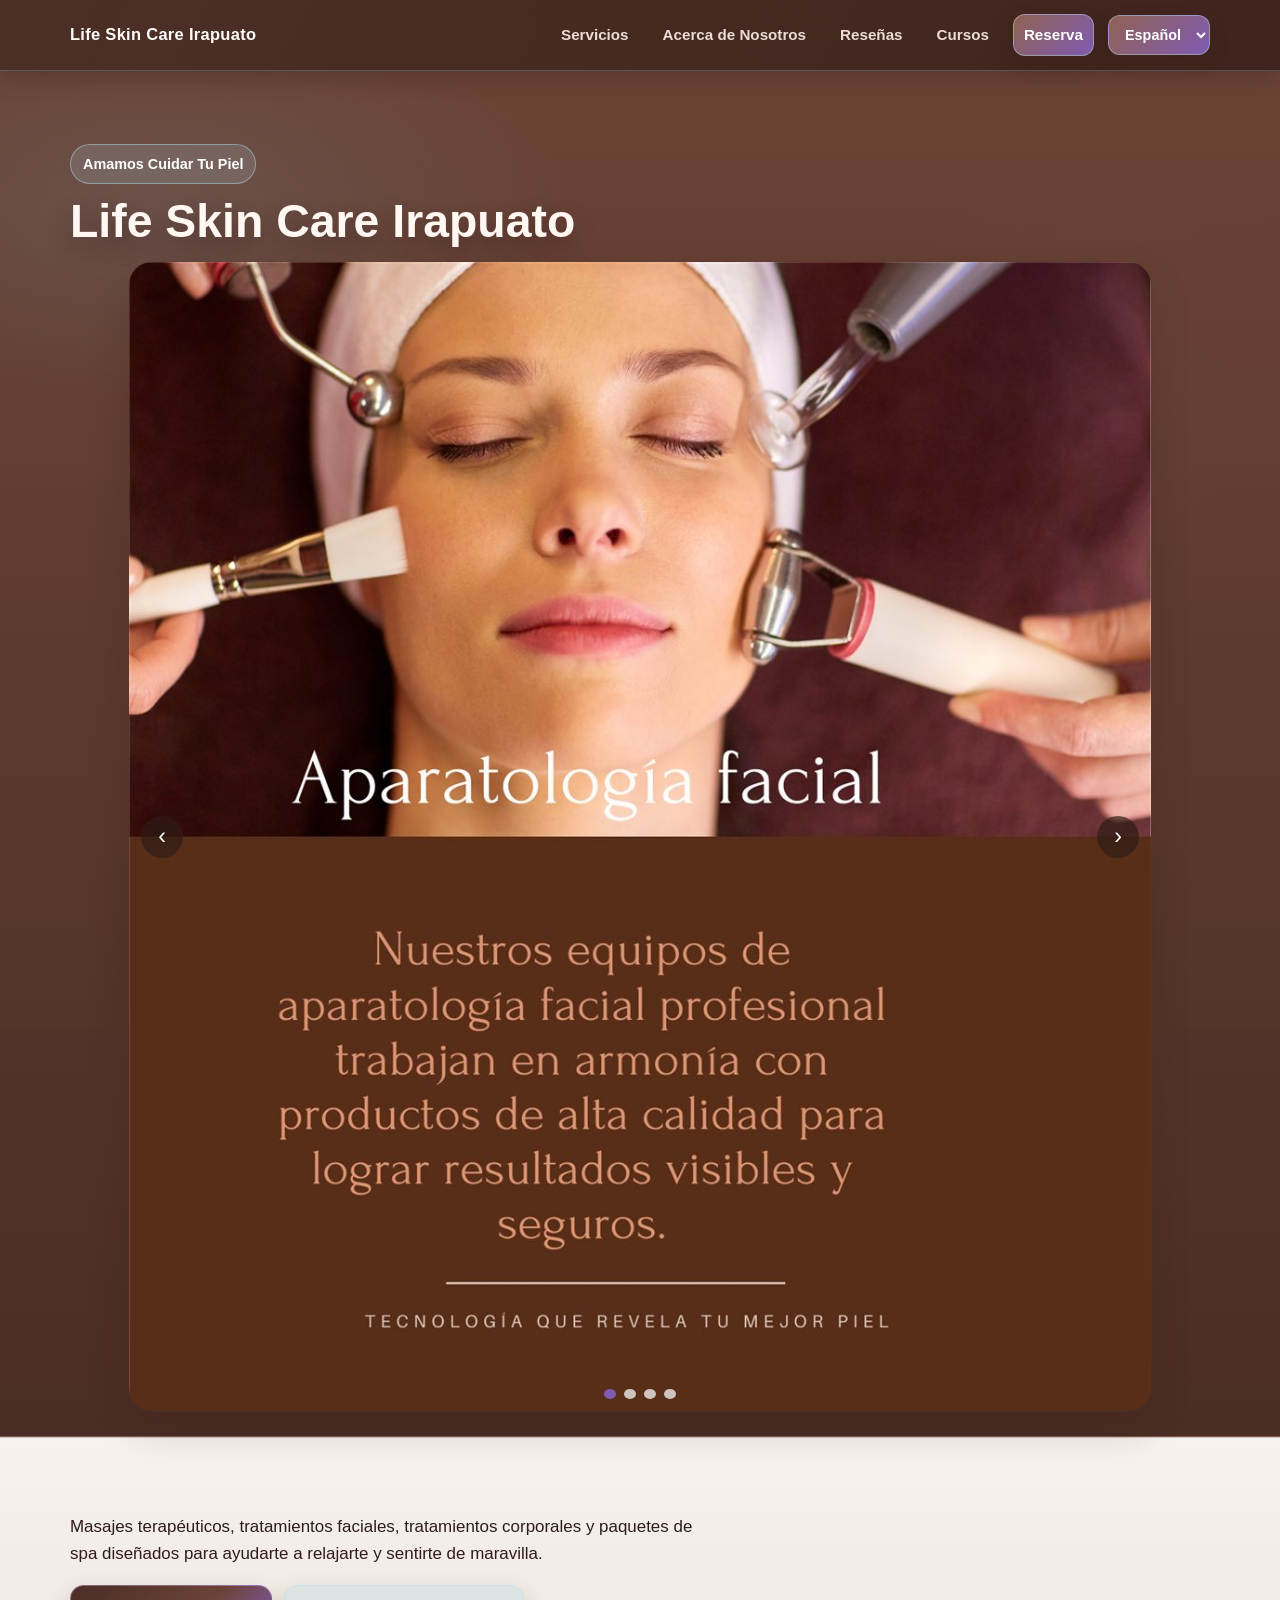
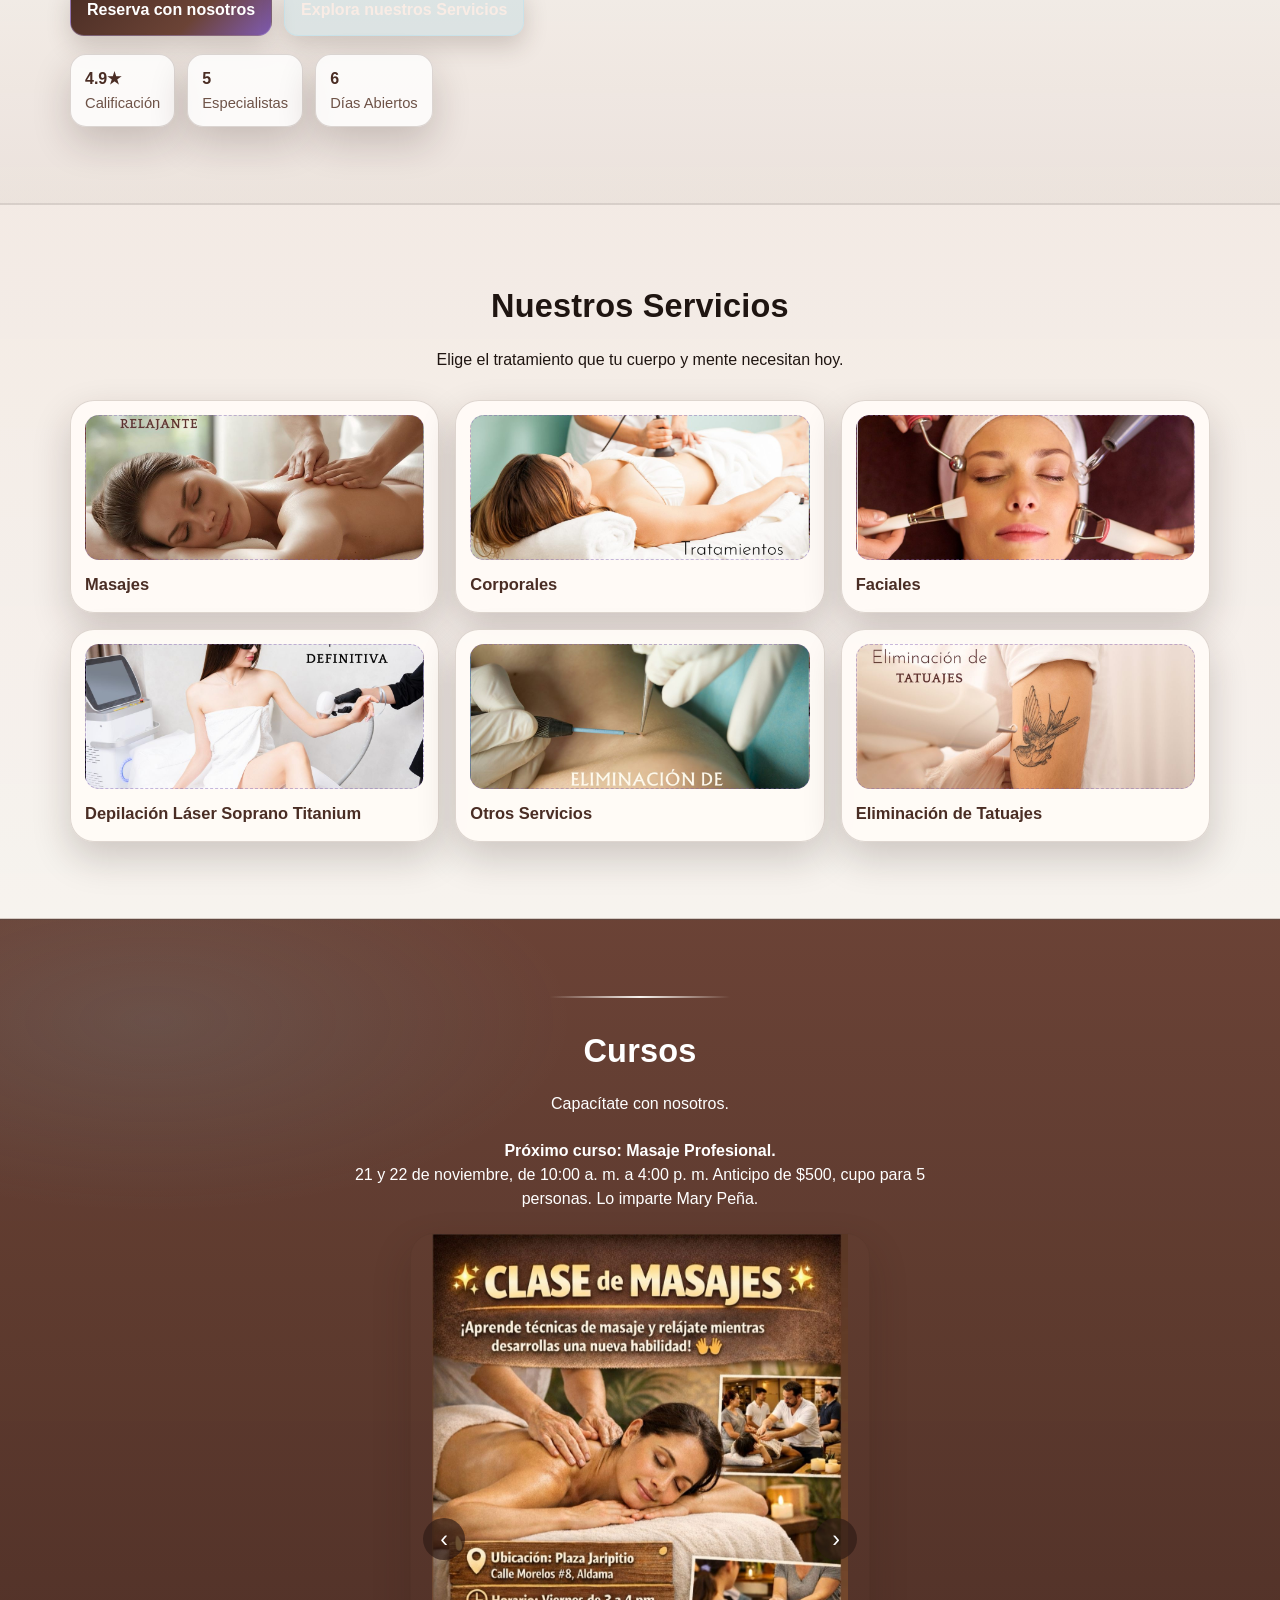
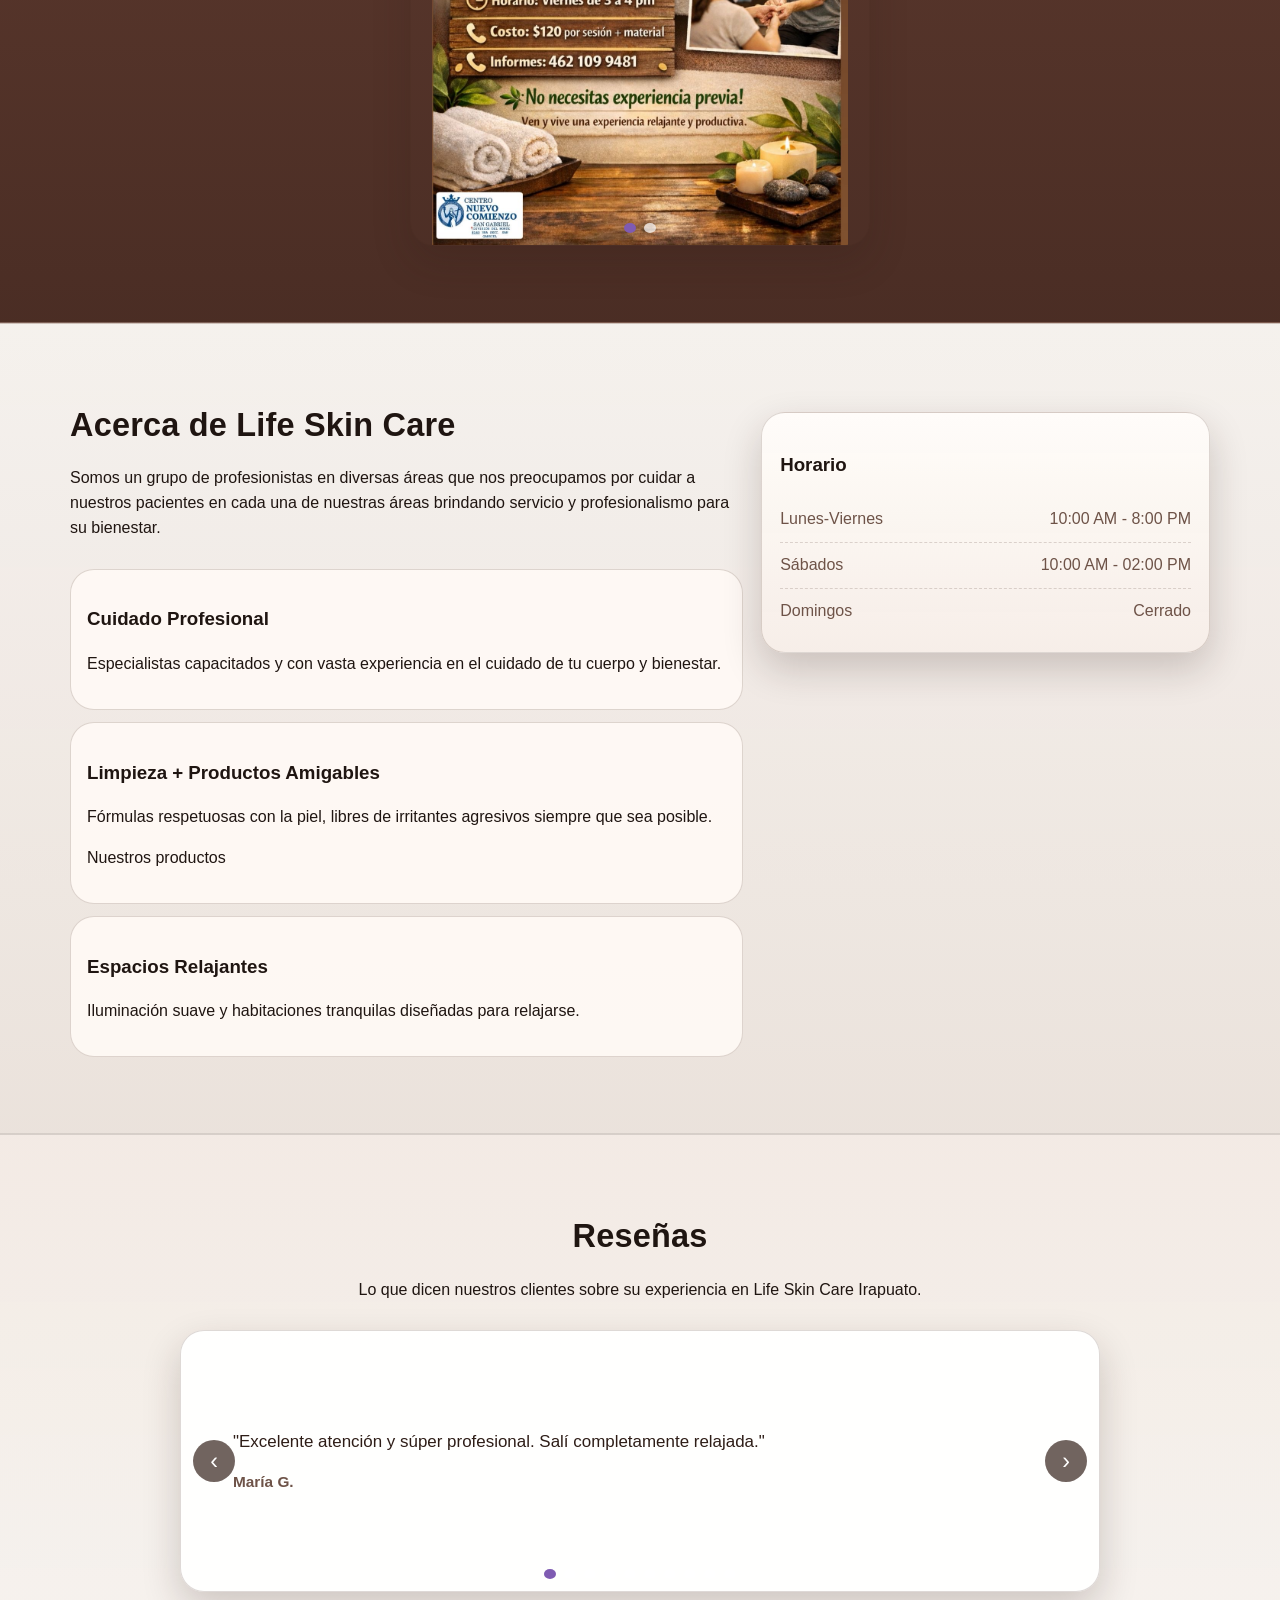
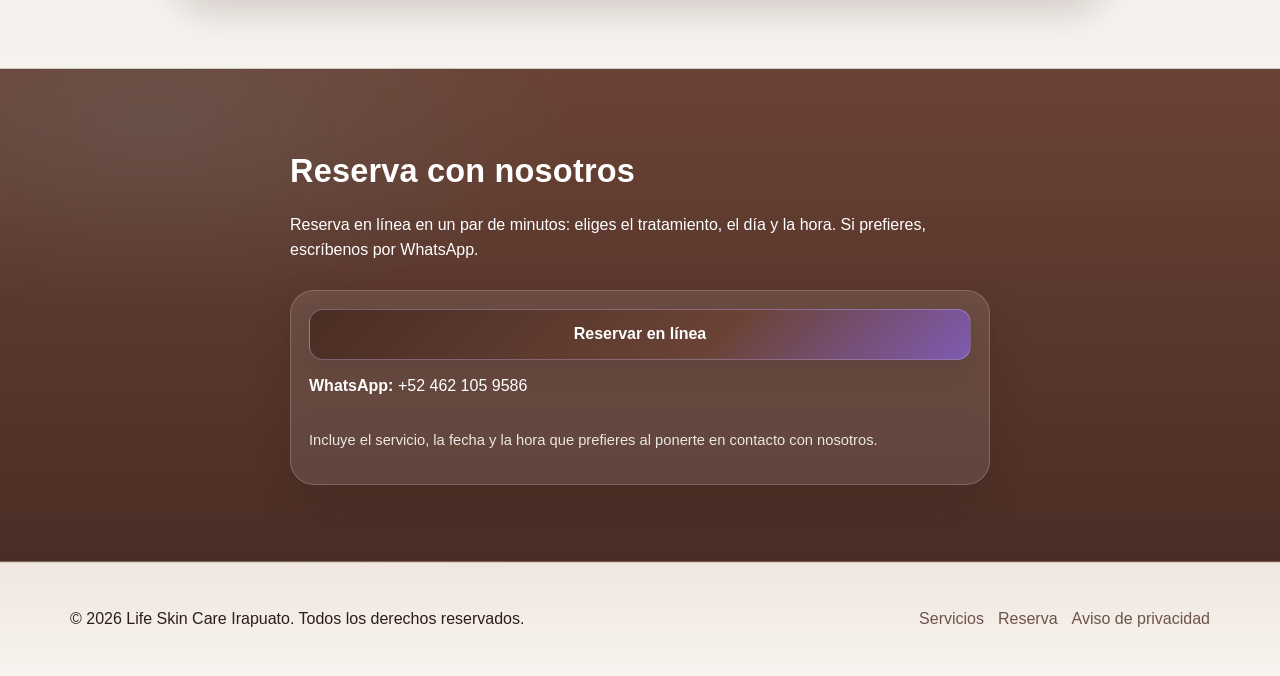
<file: index.html>
<!DOCTYPE html>
<html lang="es">
<head>
  <meta charset="UTF-8" />
  <meta name="viewport" content="width=device-width, initial-scale=1.0" />
  <link rel="icon" type="image/jpeg" href="./images/life_skin_care_color.jpg" />
  <title>Life Skin Care Irapuato | Spa, Masajes y Tratamientos Estéticos en Irapuato, Gto.</title>
  <meta name="description" content="Spa y centro de bienestar en Irapuato, Guanajuato. Masajes relajantes y terapéuticos, limpiezas faciales, tratamientos corporales reductivos, depilación láser y cursos profesionales. ¡Reserva hoy!" />
  <meta name="keywords" content="spa Irapuato, masajes Irapuato, faciales Irapuato, depilación láser Irapuato, tratamientos corporales Irapuato, Life Skin Care" />
  <meta name="robots" content="index, follow" />
  <link rel="canonical" href="https://www.lifeskincareirapuato.com/" />
  <meta name="theme-color" content="#4a2d24" />
  <meta property="og:type" content="website" />
  <meta property="og:site_name" content="Life Skin Care Irapuato" />
  <meta property="og:url" content="https://www.lifeskincareirapuato.com/" />
  <meta property="og:title" content="Life Skin Care Irapuato | Spa y Centro de Bienestar" />
  <meta property="og:description" content="Masajes, faciales, tratamientos corporales y depilación láser en Irapuato, Guanajuato. Profesionales dedicados a tu bienestar." />
  <meta property="og:image" content="https://www.lifeskincareirapuato.com/images/og-image.jpg" />
  <meta property="og:image:width" content="1200" />
  <meta property="og:image:height" content="630" />
  <meta property="og:locale" content="es_MX" />
  <meta name="twitter:card" content="summary_large_image" />
  <meta name="twitter:title" content="Life Skin Care Irapuato | Spa y Centro de Bienestar" />
  <meta name="twitter:description" content="Masajes, faciales, tratamientos corporales y depilación láser en Irapuato, Guanajuato." />
  <meta name="twitter:image" content="https://www.lifeskincareirapuato.com/images/og-image.jpg" />
  <script type="application/ld+json">
  {
    "@context": "https://schema.org",
    "@type": "HealthAndBeautyBusiness",
    "name": "Life Skin Care Irapuato",
    "description": "Spa y centro de bienestar en Irapuato, Guanajuato. Masajes terapéuticos, limpiezas faciales, tratamientos corporales reductivos y depilación láser.",
    "address": {
      "@type": "PostalAddress",
      "addressLocality": "Irapuato",
      "addressRegion": "Guanajuato",
      "addressCountry": "MX"
    },
    "telephone": "+524621059586",
    "openingHours": ["Mo-Fr 10:00-20:00", "Sa 10:00-14:00"],
    "priceRange": "$$",
    "hasMap": "https://maps.google.com/?q=Life+Skin+Care+Irapuato"
  }
  </script>
  <link rel="stylesheet" href="./static/styles.css" />
  <script src="./index.js" defer></script>
  <script src="./static/reserva.js" defer></script>
</head>

<body>
       <!-- Top Bar -->
  <header class="topbar">
    <div class="container topbar__inner">
      <a class="brand" href="#home" aria-label="Life Skin Care Irapuato Home">
        <span class="brand__text">Life Skin Care Irapuato</span>
      </a>

      <nav class="nav" aria-label="Primary navigation">
        <a href="#services">Servicios</a>
        <a href="#about">Acerca de Nosotros</a>
        <a href="#reviews">Reseñas</a>
        <a href="#cursos">Cursos</a>
        <a href="https://reservas.angelgomezp.dev/lifeskin" class="btn btn--sm" data-reserva>Reserva</a>
        <label class="sr-only" for="language-select">Selector de idioma</label>
        <select id="language-select" class="language-select" aria-label="Selector de idioma">
          <option value="es" selected>Español</option>
          <option value="en">English</option>
        </select>
      </nav>
    </div>
  </header>

       <!-- Carrusel Inicio -->
  <main id="home">
    <section class="hero hero--gallery section--dark">
      <div class="container">
        <div class="section__head section__head--left">
          <p class="pill">Amamos Cuidar Tu Piel</p>
          <h1>Life Skin Care Irapuato</h1>
        </div>

        <div class="carousel carousel--hero" data-carousel aria-label="Galería de imágenes del spa">
          <div class="carousel__track">
            <div class="carousel__slide">
             <a href="./Servicios/Faciales.html"> 
              <img src="./images/Carrusel_inicio/Aparatologia.jpg" alt="Area de aparatologia" />
            </a>
            </div>
            <div class="carousel__slide">
              <a href="./Servicios/Faciales.html">
                <img src="./images/Carrusel_inicio/Faciales.jpg" alt="Cabina de tratamientos faciales" />
            </a>
              </div>
            <div class="carousel__slide">
             <a href="./Servicios/Masajes.html">
               <img src="./images/Carrusel_inicio/Masaje_relajante.jpg" alt="Espacio de masaje relajante" />
            </a>
              </div>
            <div class="carousel__slide">
            <a href="./templates/Productos.html"  >
            <img src="./images/Carrusel_inicio/Nuestros_productos.jpg" alt="Productos de spa" />
            </a>
            </div>
          </div>

          <button class="carousel__btn prev" aria-label="Imagen anterior">‹</button>
          <button class="carousel__btn next" aria-label="Imagen siguiente">›</button>

          <div class="carousel__dots" aria-label="Seleccionar imagen">
            <button class="dot active" aria-label="Imagen 1"></button>
            <button class="dot" aria-label="Imagen 2"></button>
            <button class="dot" aria-label="Imagen 3"></button>
            <button class="dot" aria-label="Imagen 4"></button>
          </div>
        </div>
      </div>
    </section>

     <!-- Información -->

    <section class="section intro section--light">
      <div class="container intro__content">
        <p class="lead">
          Masajes terapéuticos, tratamientos faciales, tratamientos corporales y paquetes de spa diseñados para ayudarte a relajarte y sentirte de maravilla.
        </p>

        <div class="hero__actions">
          <a class="btn" href="https://reservas.angelgomezp.dev/lifeskin" data-reserva>Reserva con nosotros</a>
          <a class="btn btn--ghost" href="#services">Explora nuestros Servicios</a>
        </div>

        <div class="hero__stats" role="list">
          <div class="stat" role="listitem">
            <span class="stat__num">4.9★</span>
            <span class="stat__label">Calificación</span>
          </div>
          <div class="stat" role="listitem">
            <span class="stat__num">5</span>
            <span class="stat__label">Especialistas</span>
          </div>
          <div class="stat" role="listitem">
            <span class="stat__num">6</span>
            <span class="stat__label">Días Abiertos</span>
          </div>
        </div>
      </div>
    </section>

     <!-- Servicios -->
    <section id="services" class="section section--cream">
      <div class="container">
        <div class="section__head">
          <h2>Nuestros Servicios</h2>
          <p class="muted">Elige el tratamiento que tu cuerpo y mente necesitan hoy.</p>
        </div>

        <div class="services-grid">
          <a class="service-card reveal" href="./Servicios/Masajes.html">
            <div class="service-card__media" style="background-image: url('./images/Masajes/Relajante.jpg');"></div>
            <h3>Masajes</h3>
          </a>
          <a class="service-card reveal" href="./Servicios/Corporales.html">
            <div class="service-card__media" style="background-image: url('./images/Corporales/Reductivo.jpg');"></div>
            <h3>Corporales</h3>
          </a>
          <a class="service-card reveal" href="./Servicios/Faciales.html">
            <div class="service-card__media" style="background-image: url('./images/Faciales/Aparatos.jpg');"></div>
            <h3>Faciales</h3>
          </a>
          <a class="service-card reveal" href="./Servicios/Depilacion.html">
            <div class="service-card__media" style="background-image: url('./images/Depilacion/Depilacion.jpg');"></div>
            <h3>Depilación Láser Soprano Titanium</h3>
          </a>
          <a class="service-card reveal" href="./Servicios/OtrosServicios.html">
            <div class="service-card__media" style="background-image: url('./images/Otros_Servicios/Verrugas.jpg');"></div>
            <h3>Otros Servicios</h3>
          </a>
          <a class="service-card reveal" href="./Servicios/Tatuajes.html">
            <div class="service-card__media" style="background-image: url('./images/Depilacion/Tatuajes.jpg');"></div>
            <h3>Eliminación de Tatuajes</h3>
          </a>
        </div>
      </div>
    </section>


    <!-- Cursos -->
    <section id="cursos" class="section section--dark">
      <div class="container">
        <div
          aria-hidden="true"
          style="width: min(180px, 100%); height: 2px; margin: 0 auto 28px; background: linear-gradient(90deg, transparent, rgba(255, 253, 249, 0.95), transparent);"
        ></div>
        <div class="section__head">
          <h2>Cursos</h2>
          <p class="muted">Capacítate con nosotros.</p>
        </div>
        <p class="cursos__proximo">
          <strong>Próximo curso: Masaje Profesional.</strong>
          <span>21 y 22 de noviembre, de 10:00 a. m. a 4:00 p. m. Anticipo de $500, cupo para 5 personas. Lo imparte Mary Peña.</span>
        </p>

        <!-- Carrusel Cursos -->
        <div class="carousel carousel--courses" data-carousel aria-label="Galería de cursos">
          <div class="carousel__track">
            <div class="carousel__slide">
              <a href="./Servicios/Cursos.html">
                <img src="./images/Cursos/Curso_1.jpeg" alt="Clase de masajes: viernes de 3 a 4 pm, $120 por sesión, sin experiencia previa" />
              </a>
            </div>
            <div class="carousel__slide">
              <a href="./Servicios/Cursos.html">
                <img src="./images/Cursos/Masaje_Profesional.jpeg" alt="Curso de Masaje Profesional con certificación: moxibución, ventosas, vendaje neuromuscular, masaje visceral, drenaje linfático y masaje craneal" />
              </a>
            </div>
          </div>

          <button class="carousel__btn prev" aria-label="Curso anterior">‹</button>
          <button class="carousel__btn next" aria-label="Curso siguiente">›</button>

          <div class="carousel__dots" aria-label="Seleccionar curso">
            <button class="dot active" aria-label="Curso 1"></button>
            <button class="dot" aria-label="Curso 2"></button>
          </div>
        </div>
      </div>
    </section>

    <!-- Acerca de nosotros -->
    <section id="about" class="section section--light">
      <div class="container about">
        <div class="about__text">
          <div class="section__head section__head--left">
            <h2>Acerca de Life Skin Care</h2>
            <p class="muted">
              Somos un grupo de profesionistas en diversas áreas que nos preocupamos por cuidar a nuestros pacientes en cada una de nuestras áreas brindando servicio y profesionalismo para su bienestar.
            </p>
          </div>

          <div class="highlights">
            <div class="highlight">
              <h3>Cuidado Profesional</h3>
              <p>Especialistas capacitados y con vasta experiencia en el cuidado de tu cuerpo y bienestar.</p>
            </div>
            <div class="highlight">
              <h3>Limpieza + Productos Amigables</h3>
              <p>Fórmulas respetuosas con la piel, libres de irritantes agresivos siempre que sea posible.</p>
              <a href="./templates/Productos.html">Nuestros productos</a>
              <p></p>
            </div>
            <div class="highlight">
              <h3>Espacios Relajantes</h3>
              <p>Iluminación suave y habitaciones tranquilas diseñadas para relajarse.</p>
            </div>
          </div>
        </div>

        <div class="about__card">
          <div class="card hours">
            <h3>Horario</h3>
            <ul class="hours__list">
              <li><span>Lunes-Viernes</span><span>10:00 AM - 8:00 PM</span></li>
              <li><span>Sábados</span><span>10:00 AM - 02:00 PM</span></li>
              <li><span>Domingos</span><span>Cerrado</span></li>
            </ul>
          </div>
        </div>
      </div>
    </section>

    <!-- Reseñas -->
    <section id="reviews" class="section section--cream">
      <div class="container">
        <div class="section__head">
          <h2>Reseñas</h2>
          <p class="muted">Lo que dicen nuestros clientes sobre su experiencia en Life Skin Care Irapuato.</p>
        </div>

        <div class="carousel carousel--reviews" data-carousel aria-label="Reseñas de clientes">
          <div class="carousel__track">
            <article class="carousel__slide review-slide">
              <p>"Excelente atención y súper profesional. Salí completamente relajada."</p>
              <h3>María G.</h3>
            </article>
            <article class="carousel__slide review-slide">
              <p>"El masaje descontracturante fue justo lo que necesitaba. Muy recomendado."</p>
              <h3>Carlos R.</h3>
            </article>
            <article class="carousel__slide review-slide">
              <p>"Mi piel mejoró mucho con los faciales. El personal explica todo con detalle."</p>
              <h3>Andrea L.</h3>
            </article>
            <article class="carousel__slide review-slide">
              <p>"Instalaciones limpias, ambiente tranquilo y trato muy amable."</p>
              <h3>Fernanda T.</h3>
            </article>
            <article class="carousel__slide review-slide">
              <p>"Tomé un paquete y valió totalmente la pena. Regresaré pronto."</p>
              <h3>Jorge M.</h3>
            </article>
            <article class="carousel__slide review-slide">
              <p>"Me encantó la puntualidad y la calidad del servicio. Todo perfecto."</p>
              <h3>Sofía C.</h3>
            </article>
            <article class="carousel__slide review-slide">
              <p>"El tratamiento corporal fue una gran experiencia. Me sentí renovada."</p>
              <h3>Paola V.</h3>
            </article>
            <article class="carousel__slide review-slide">
              <p>"Profesionales muy atentos. El lugar transmite mucha paz."</p>
              <h3>Ricardo H.</h3>
            </article>
            <article class="carousel__slide review-slide">
              <p>"Desde la primera cita noté resultados. Excelente calidad en todo."</p>
              <h3>Daniela P.</h3>
            </article>
            <article class="carousel__slide review-slide">
              <p>"Sin duda uno de los mejores spas en Irapuato. Muy buena experiencia."</p>
              <h3>Luisa N.</h3>
            </article>
          </div>

          <button class="carousel__btn prev" aria-label="Reseña anterior">‹</button>
          <button class="carousel__btn next" aria-label="Siguiente reseña">›</button>

          <div class="carousel__dots" aria-label="Seleccionar reseña">
            <button class="dot active" aria-label="Reseña 1"></button>
            <button class="dot" aria-label="Reseña 2"></button>
            <button class="dot" aria-label="Reseña 3"></button>
            <button class="dot" aria-label="Reseña 4"></button>
            <button class="dot" aria-label="Reseña 5"></button>
            <button class="dot" aria-label="Reseña 6"></button>
            <button class="dot" aria-label="Reseña 7"></button>
            <button class="dot" aria-label="Reseña 8"></button>
            <button class="dot" aria-label="Reseña 9"></button>
            <button class="dot" aria-label="Reseña 10"></button>
          </div>
        </div>
      </div>
    </section>

    <!-- Reserva -->
    <section id="contact" class="section section--dark">
      <div class="container contact">
        <div class="contact__info" style="max-width: 700px; margin: 0 auto;">
          <div class="section__head section__head--left">
            <h2>Reserva con nosotros</h2>
            <p class="muted">
              Reserva en línea en un par de minutos: eliges el tratamiento, el día y la hora. Si prefieres, escríbenos por WhatsApp.
            </p>
          </div>

          <div class="card contact__card">
            <a class="btn contact__reserva" href="https://reservas.angelgomezp.dev/lifeskin" data-reserva-texto>Reservar en línea</a>
            <div class="contact__line">
            </div>

            <div class="contact__line">
              <strong>WhatsApp:</strong>
              <a href="https://wa.me/524621059586" target="_blank" rel="noopener">+52 462 105 9586</a>
            </div>

            <div class="divider"></div>

            <p class="muted small">
              Incluye el servicio, la fecha y la hora que prefieres al ponerte en contacto con nosotros.
            </p>
          </div>
        </div>
      </div>
    </section>
  </main>

  <!-- Popup de promociones: lo llena la dueña desde la app (Configuración → Promociones del sitio). El script de abajo
       pide las vigentes de hoy y pone aquí sus fotos (de 1 a 4). Si el pop-up está apagado o no hay promociones, no aparece. -->
  <div class="promo-popup" id="promoPopup" role="dialog" aria-modal="true" aria-labelledby="promoPopupTitle" hidden>
    <div class="promo-popup__overlay" data-promo-close></div>
    <div class="promo-popup__dialog">
      <button class="promo-popup__close" type="button" aria-label="Cerrar promociones" data-promo-close>&times;</button>
      <h2 class="promo-popup__title" id="promoPopupTitle">Promociones</h2>
      <p class="promo-popup__subtitle">Aprovecha nuestras promociones. Haz clic para agendar tu cita.</p>
      <div class="promo-popup__grid" data-promos></div>
    </div>
  </div>

  <!-- Footer -->
  <footer class="footer">
    <div class="container footer__inner">
      <p>© <span id="year"></span> Life Skin Care Irapuato. <span id="footer-rights">Todos los derechos reservados.</span></p>
      <div class="footer__links">
        <a href="#services">Servicios</a>
        <a href="#contact">Reserva</a>
        <a href="./aviso-de-privacidad.html">Aviso de privacidad</a>
      </div>
    </div>
  </footer>

  <script>
    document.addEventListener('DOMContentLoaded', () => {
      const carousels = Array.from(document.querySelectorAll('[data-carousel]'));

      carousels.forEach((carousel) => {
        const track = carousel.querySelector('.carousel__track');
        const slides = Array.from(carousel.querySelectorAll('.carousel__slide'));
        const nextBtn = carousel.querySelector('.carousel__btn.next');
        const prevBtn = carousel.querySelector('.carousel__btn.prev');
        const dots = Array.from(carousel.querySelectorAll('.dot'));

        if (!track || !slides.length) return;

        let index = 0;
        let autoplayId;
        const autoplayDelay = 5000;

        const updateCarousel = () => {
          track.style.transform = `translateX(-${index * 100}%)`;
          dots.forEach((dot) => dot.classList.remove('active'));
          if (dots[index]) dots[index].classList.add('active');
        };

        const nextSlide = () => {
          index = (index + 1) % slides.length;
          updateCarousel();
        };

        const prevSlide = () => {
          index = (index - 1 + slides.length) % slides.length;
          updateCarousel();
        };

        const startAutoplay = () => {
          clearInterval(autoplayId);
          autoplayId = setInterval(nextSlide, autoplayDelay);
        };

        if (nextBtn) {
          nextBtn.addEventListener('click', () => {
            nextSlide();
            startAutoplay();
          });
        }

        if (prevBtn) {
          prevBtn.addEventListener('click', () => {
            prevSlide();
            startAutoplay();
          });
        }

        dots.forEach((dot, i) => {
          dot.addEventListener('click', () => {
            index = i;
            updateCarousel();
            startAutoplay();
          });
        });

        updateCarousel();
        if (slides.length > 1) startAutoplay();
      });

      const revealItems = Array.from(document.querySelectorAll('.reveal'));
      if ('IntersectionObserver' in window) {
        const observer = new IntersectionObserver((entries) => {
          entries.forEach((entry) => {
            if (entry.isIntersecting) {
              entry.target.classList.add('is-visible');
              observer.unobserve(entry.target);
            }
          });
        }, { threshold: 0.2 });

        revealItems.forEach((item) => observer.observe(item));
      } else {
        revealItems.forEach((item) => item.classList.add('is-visible'));
      }

      document.getElementById('year').textContent = new Date().getFullYear();

      // Promociones del pop-up, desde la base de la app (Supabase). La dirección y la llave son PÚBLICAS por diseño
      // (las mismas de la página de reserva): lo que protege los datos son las reglas de la base. La llave secreta
      // nunca va aquí. La base entrega solo las vigentes de hoy, hasta las que eligió la dueña (máximo 4).
      const SUPABASE_URL = 'https://bedqyqlsyfjfsfkzstpa.supabase.co';
      const SUPABASE_LLAVE = 'sb_publishable_oOvzM7VYhoJc4hn7LArzrw_In2d0ZOE';
      async function cargarPromociones(popup) {
        const r = await fetch(`${SUPABASE_URL}/rest/v1/rpc/sitio_promociones`, {
          method: 'POST',
          headers: { apikey: SUPABASE_LLAVE, 'content-type': 'application/json' },
          body: JSON.stringify({ p_slug: 'lifeskin' }),
        });
        if (!r.ok) return false;
        const datos = await r.json();
        const promos = datos && datos.activo && Array.isArray(datos.promociones) ? datos.promociones.slice(0, 4) : [];
        if (!promos.length) return false;
        // Al tocar una: la reserva en línea (la misma del botón «Reserva») o WhatsApp con el mensaje escrito
        const reserva = (document.querySelector('a[data-reserva]') || {}).href || 'https://reservas.angelgomezp.dev/lifeskin';
        const whatsapp = String(datos.whatsapp || '').replace(/\D/g, '');
        const grid = popup.querySelector('[data-promos]');
        grid.classList.toggle('promo-popup__grid--una', promos.length === 1);
        grid.replaceChildren(...promos.map((p) => {
          const a = document.createElement('a');
          a.className = 'promo-popup__item';
          if (p.enlace === 'whatsapp' && whatsapp) {
            const texto = p.tipo === 'curso' ? `Hola, quiero apartar mi lugar en el curso «${p.titulo}».` : `Hola, me interesa la promoción «${p.titulo}».`;
            a.href = `https://wa.me/${whatsapp}?text=${encodeURIComponent(texto)}`;
            a.target = '_blank';
            a.rel = 'noopener';
          } else {
            a.href = reserva;
          }
          const img = document.createElement('img');
          img.src = `${SUPABASE_URL}/storage/v1/object/public/promociones/${String(p.imagen).split('/').map(encodeURIComponent).join('/')}`;
          img.alt = p.titulo;
          img.width = p.ancho;
          img.height = p.alto;
          img.decoding = 'async';
          a.appendChild(img);
          return a;
        }));
        return true;
      }

      // Popup de promociones (aparece a los 5 segundos, si hay promociones vigentes)
      const promoPopup = document.getElementById('promoPopup');
      if (promoPopup) {
        const openPopup = () => {
          promoPopup.hidden = false;
          document.body.classList.add('promo-open');
        };
        const closePopup = () => {
          promoPopup.hidden = true;
          document.body.classList.remove('promo-open');
        };

        // Las promociones las decide la dueña en la app; si no hay o no responde, el pop-up no aparece
        cargarPromociones(promoPopup)
          .then((hay) => { if (hay) setTimeout(openPopup, 5000); })
          .catch(() => {});

        promoPopup.querySelectorAll('[data-promo-close]').forEach((el) => {
          el.addEventListener('click', closePopup);
        });
        document.addEventListener('keydown', (e) => {
          if (e.key === 'Escape' && !promoPopup.hidden) closePopup();
        });
      }

      // Accordion for Eliminación de Tatuajes
      const tattooCard = document.querySelector('#tatuajes [data-accordion]');
      if (tattooCard) {
        const trigger = tattooCard.querySelector('.service-card__toggle');
        const panel = tattooCard.querySelector('.tattoo-panel');
        const icon = tattooCard.querySelector('.tattoo-icon');
        trigger.addEventListener('click', () => {
          const isOpen = trigger.getAttribute('aria-expanded') === 'true';
          trigger.setAttribute('aria-expanded', isOpen ? 'false' : 'true');
          panel.hidden = isOpen;
          if (icon) icon.style.transform = isOpen ? '' : 'rotate(45deg)';
        });
      }
    });
  </script>
  
</body>
</html>
</file>
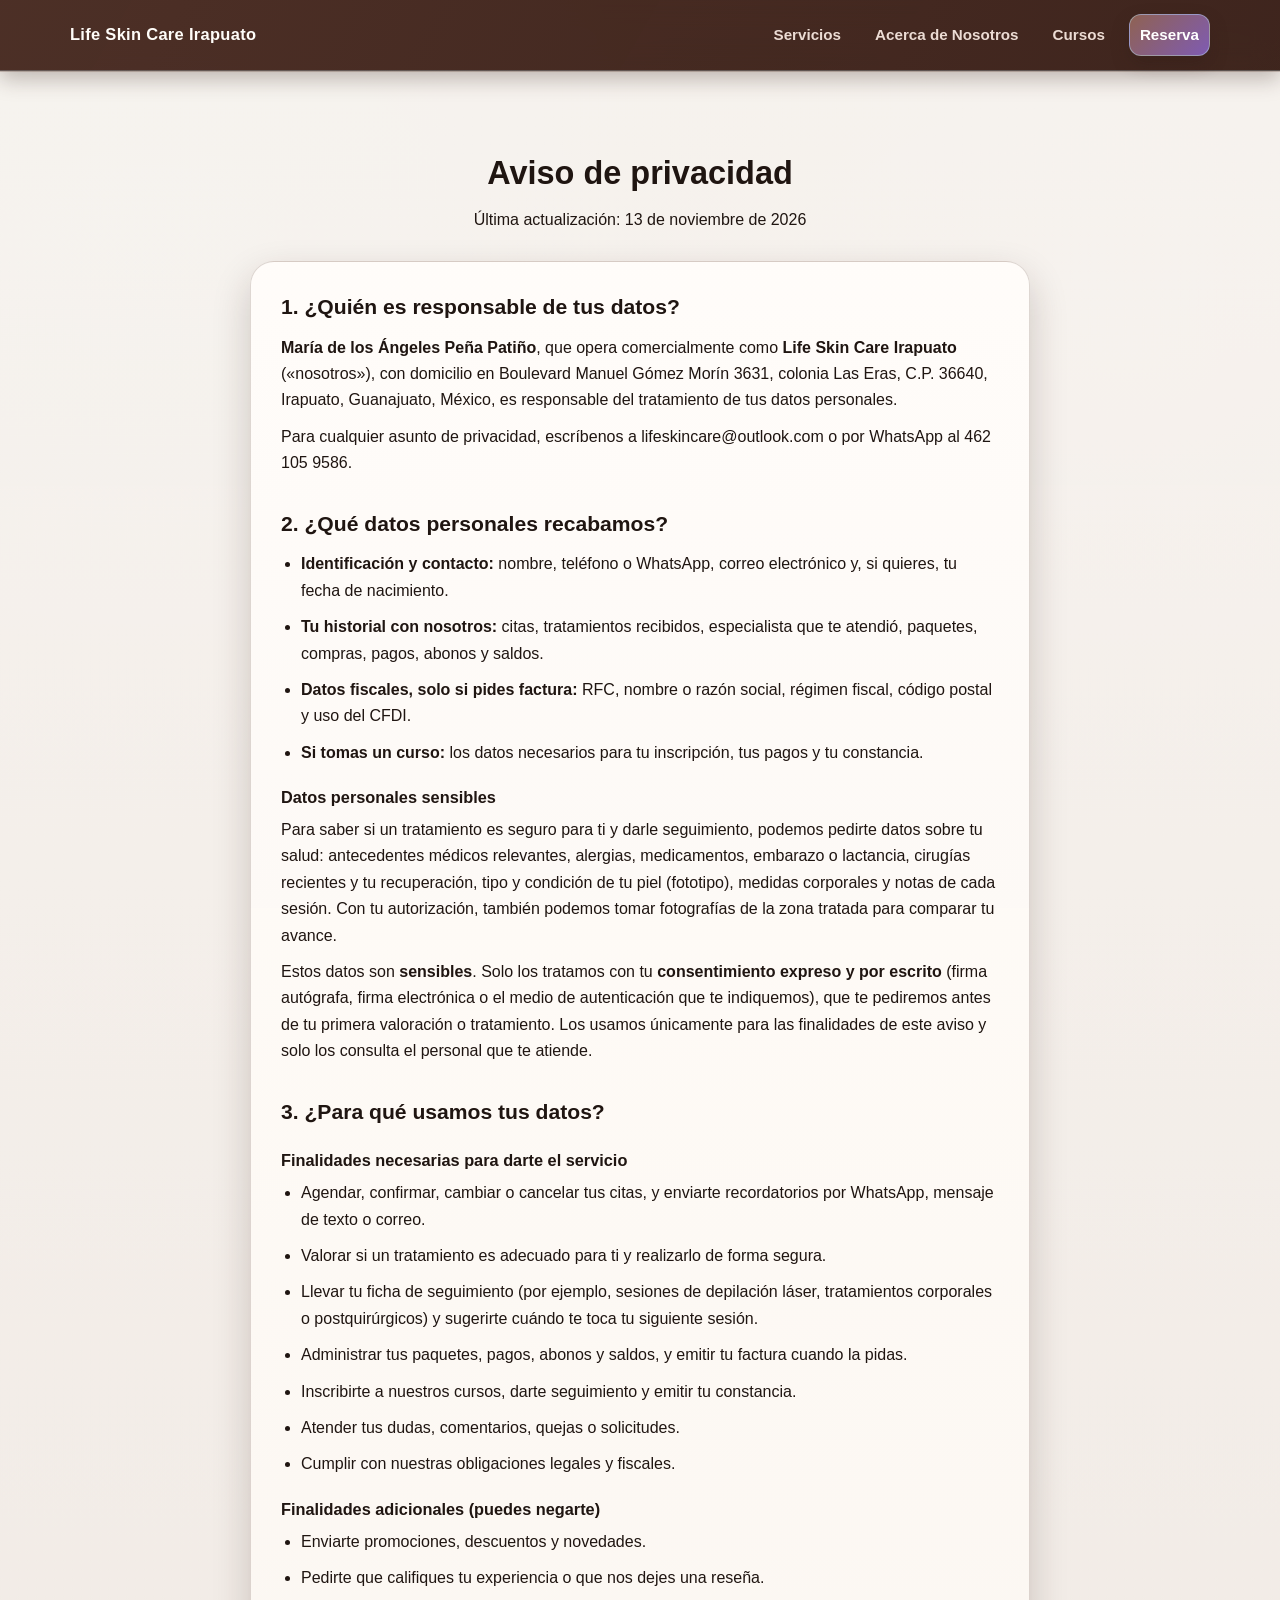
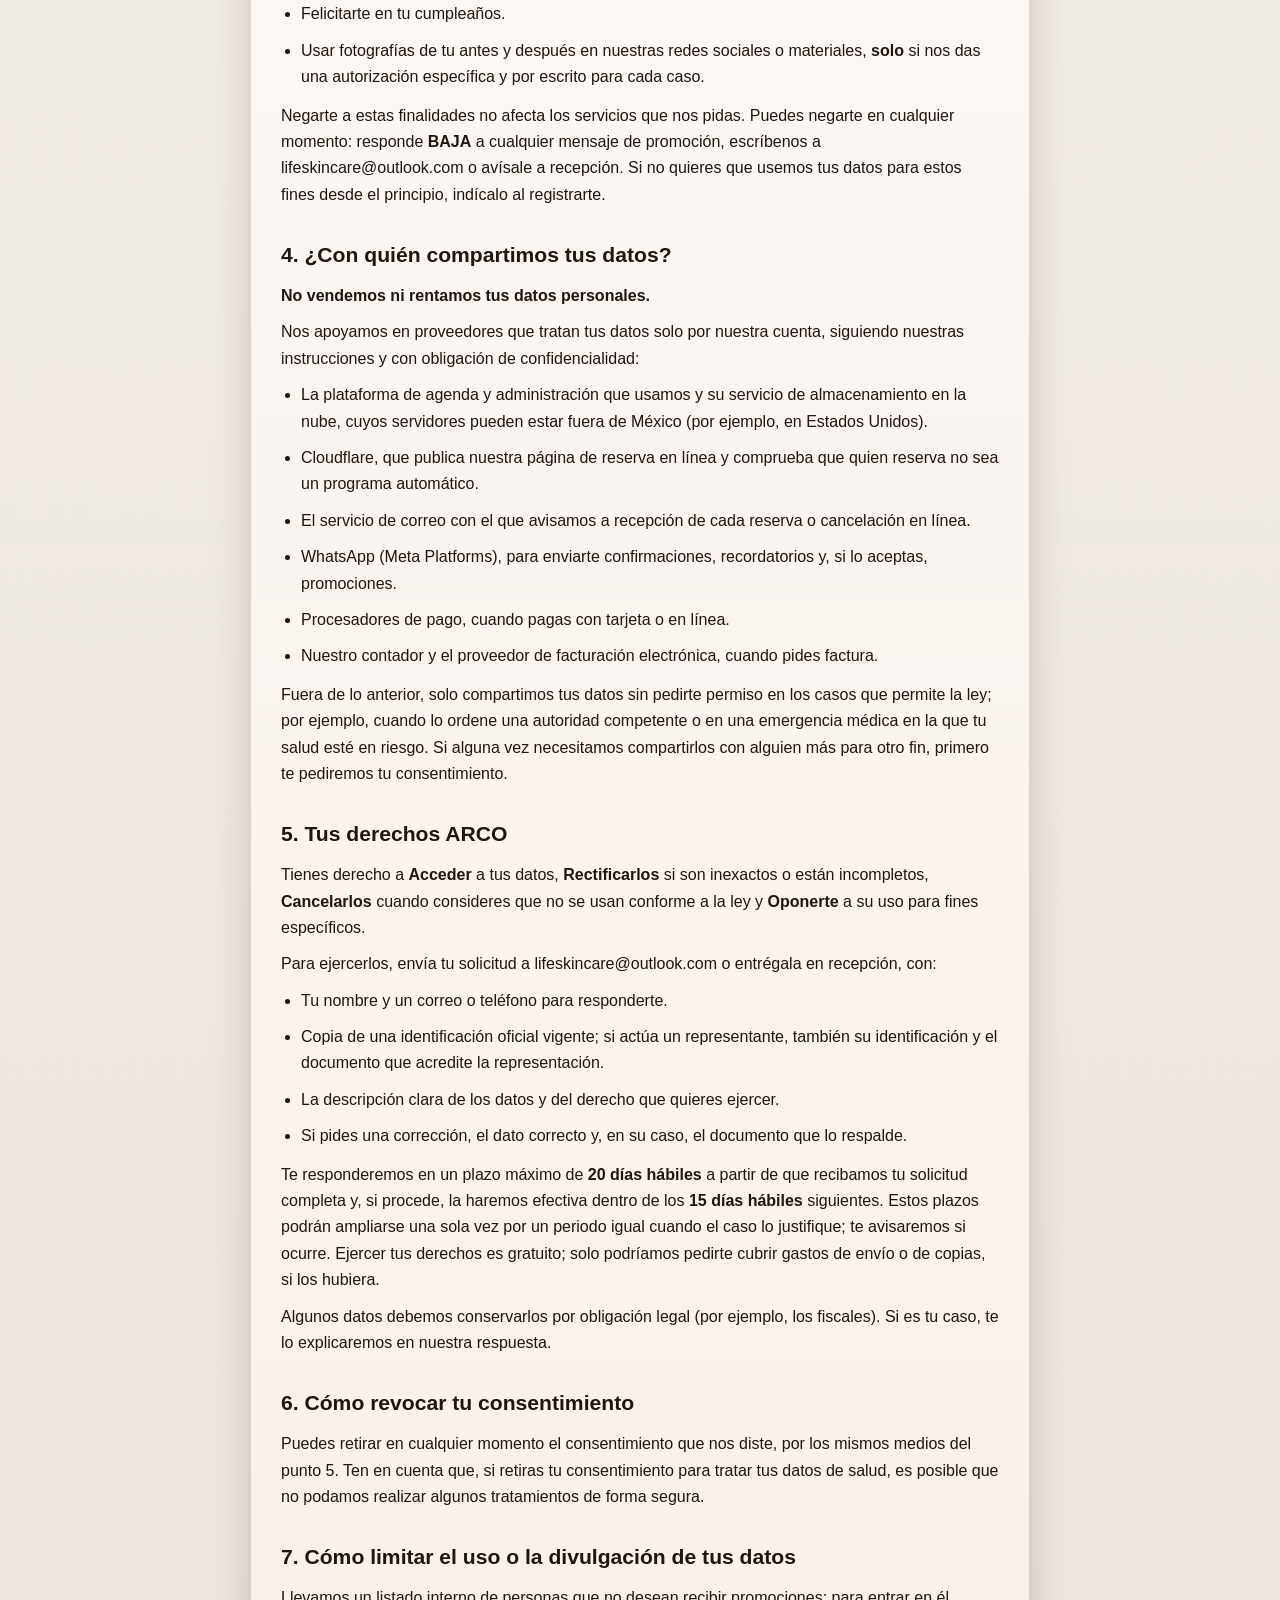
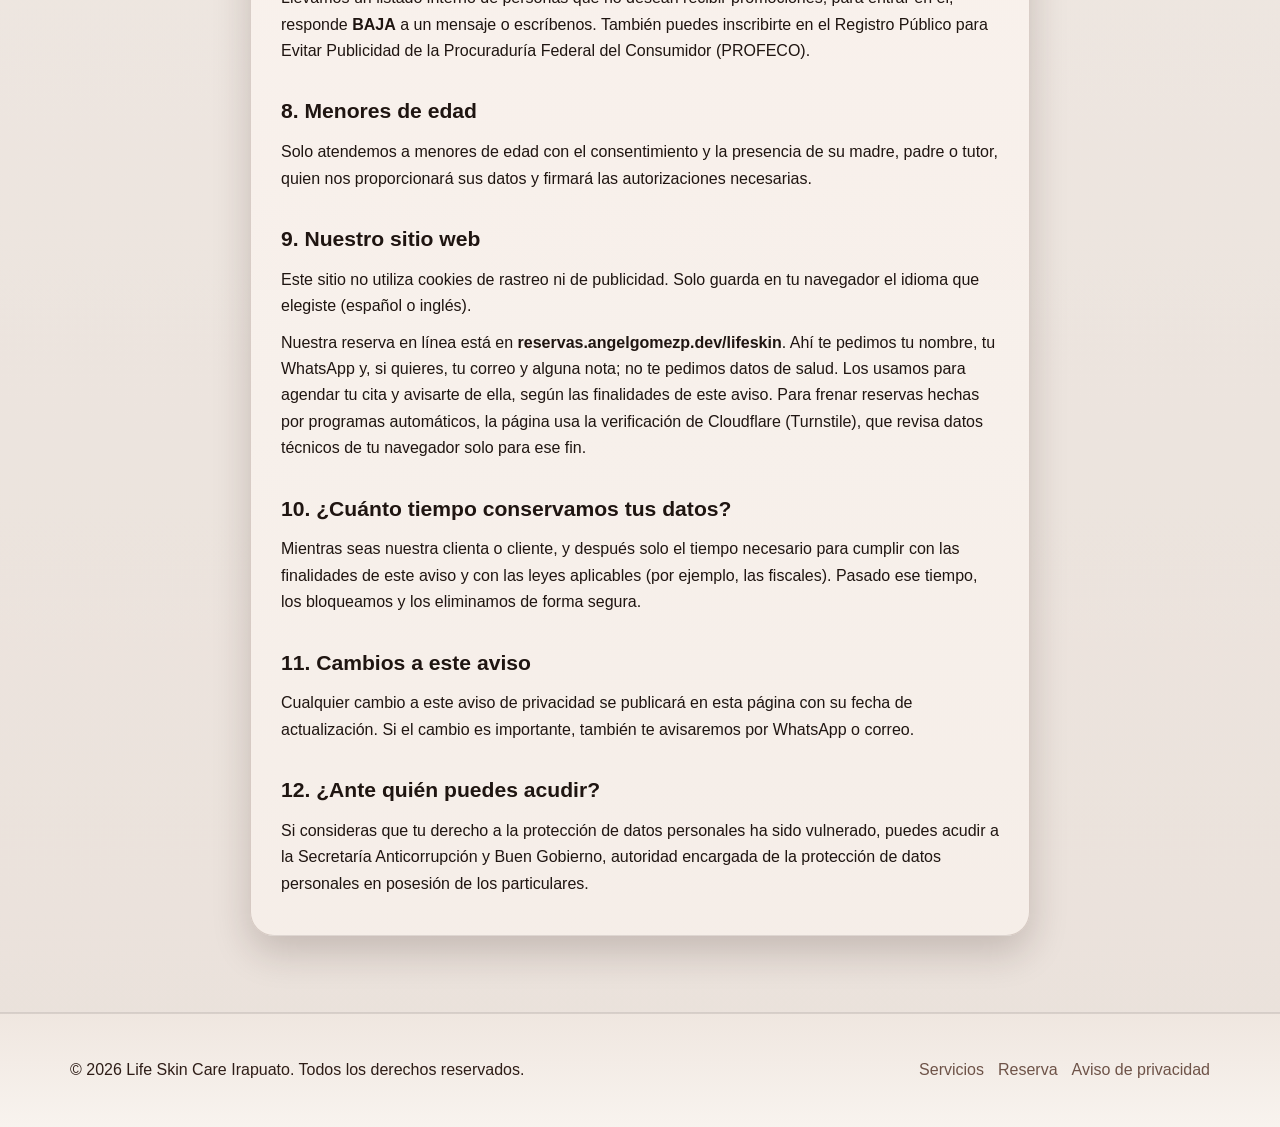
<file: aviso-de-privacidad.html>
<!DOCTYPE html>
<html lang="es">
<head>
  <meta charset="UTF-8" />
  <meta name="viewport" content="width=device-width, initial-scale=1.0" />
  <link rel="icon" type="image/jpeg" href="./images/life_skin_care_color.jpg" />
  <title>Aviso de privacidad | Life Skin Care Irapuato</title>
  <meta name="description" content="Aviso de privacidad integral de Life Skin Care Irapuato: qué datos personales recabamos, para qué los usamos, con quién los compartimos y cómo ejercer tus derechos ARCO." />
  <meta name="robots" content="index, follow" />
  <link rel="canonical" href="https://www.lifeskincareirapuato.com/aviso-de-privacidad.html" />
  <meta name="theme-color" content="#4a2d24" />
  <meta property="og:type" content="website" />
  <meta property="og:site_name" content="Life Skin Care Irapuato" />
  <meta property="og:url" content="https://www.lifeskincareirapuato.com/aviso-de-privacidad.html" />
  <meta property="og:title" content="Aviso de privacidad | Life Skin Care Irapuato" />
  <meta property="og:locale" content="es_MX" />
  <link rel="stylesheet" href="./static/styles.css" />
  <style>
    .aviso {
      max-width: 780px;
      margin: 0 auto;
      padding: 28px 30px;
      line-height: 1.65;
    }

    .aviso h2 {
      font-size: clamp(1.15rem, 1rem + 0.4vw, 1.35rem);
      margin: 30px 0 10px;
    }

    .aviso h2:first-child {
      margin-top: 0;
    }

    .aviso h3 {
      font-size: 1.02rem;
      margin: 18px 0 6px;
    }

    .aviso p,
    .aviso li {
      margin: 0 0 10px;
    }

    .aviso ul {
      padding-left: 1.25em;
      margin: 0 0 12px;
    }

    .aviso__fecha {
      margin-top: 0;
    }

    @media (max-width: 600px) {
      .aviso {
        padding: 22px 18px;
      }
    }
  </style>
</head>

<body>
  <!-- Top Bar -->
  <header class="topbar">
    <div class="container topbar__inner">
      <a class="brand" href="./index.html" aria-label="Life Skin Care Irapuato Home">
        <span class="brand__text">Life Skin Care Irapuato</span>
      </a>

      <nav class="nav" aria-label="Primary navigation">
        <a href="./index.html#services">Servicios</a>
        <a href="./index.html#about">Acerca de Nosotros</a>
        <a href="./index.html#cursos">Cursos</a>
        <a href="./index.html#contact" class="btn btn--sm">Reserva</a>
      </nav>
    </div>
  </header>

  <main>
    <section class="section section--light">
      <div class="container">
        <div class="section__head">
          <h1 style="margin: 0 0 10px; font-size: clamp(1.7rem, 1.15rem + 1.1vw, 2.35rem);">Aviso de privacidad</h1>
          <p class="muted aviso__fecha">Última actualización: 13 de noviembre de 2026</p>
        </div>

        <article class="card aviso">
          <h2>1. ¿Quién es responsable de tus datos?</h2>
          <p>
            <strong>María de los Ángeles Peña Patiño</strong>, que opera comercialmente como
            <strong>Life Skin Care Irapuato</strong> («nosotros»), con domicilio en Boulevard Manuel Gómez Morín 3631,
            colonia Las Eras, C.P. 36640, Irapuato, Guanajuato, México, es responsable del tratamiento de tus datos
            personales.
          </p>
          <p>
            Para cualquier asunto de privacidad, escríbenos a
            <a href="mailto:lifeskincare@outlook.com">lifeskincare@outlook.com</a> o por WhatsApp al
            <a href="https://wa.me/524621059586" target="_blank" rel="noopener">462 105 9586</a>.
          </p>

          <h2>2. ¿Qué datos personales recabamos?</h2>
          <ul>
            <li><strong>Identificación y contacto:</strong> nombre, teléfono o WhatsApp, correo electrónico y, si quieres, tu fecha de nacimiento.</li>
            <li><strong>Tu historial con nosotros:</strong> citas, tratamientos recibidos, especialista que te atendió, paquetes, compras, pagos, abonos y saldos.</li>
            <li><strong>Datos fiscales, solo si pides factura:</strong> RFC, nombre o razón social, régimen fiscal, código postal y uso del CFDI.</li>
            <li><strong>Si tomas un curso:</strong> los datos necesarios para tu inscripción, tus pagos y tu constancia.</li>
          </ul>

          <h3>Datos personales sensibles</h3>
          <p>
            Para saber si un tratamiento es seguro para ti y darle seguimiento, podemos pedirte datos sobre tu salud:
            antecedentes médicos relevantes, alergias, medicamentos, embarazo o lactancia, cirugías recientes y tu
            recuperación, tipo y condición de tu piel (fototipo), medidas corporales y notas de cada sesión. Con tu
            autorización, también podemos tomar fotografías de la zona tratada para comparar tu avance.
          </p>
          <p>
            Estos datos son <strong>sensibles</strong>. Solo los tratamos con tu <strong>consentimiento expreso y por
            escrito</strong> (firma autógrafa, firma electrónica o el medio de autenticación que te indiquemos), que te
            pediremos antes de tu primera valoración o tratamiento. Los usamos únicamente para las finalidades de este
            aviso y solo los consulta el personal que te atiende.
          </p>

          <h2>3. ¿Para qué usamos tus datos?</h2>
          <h3>Finalidades necesarias para darte el servicio</h3>
          <ul>
            <li>Agendar, confirmar, cambiar o cancelar tus citas, y enviarte recordatorios por WhatsApp, mensaje de texto o correo.</li>
            <li>Valorar si un tratamiento es adecuado para ti y realizarlo de forma segura.</li>
            <li>Llevar tu ficha de seguimiento (por ejemplo, sesiones de depilación láser, tratamientos corporales o postquirúrgicos) y sugerirte cuándo te toca tu siguiente sesión.</li>
            <li>Administrar tus paquetes, pagos, abonos y saldos, y emitir tu factura cuando la pidas.</li>
            <li>Inscribirte a nuestros cursos, darte seguimiento y emitir tu constancia.</li>
            <li>Atender tus dudas, comentarios, quejas o solicitudes.</li>
            <li>Cumplir con nuestras obligaciones legales y fiscales.</li>
          </ul>

          <h3>Finalidades adicionales (puedes negarte)</h3>
          <ul>
            <li>Enviarte promociones, descuentos y novedades.</li>
            <li>Pedirte que califiques tu experiencia o que nos dejes una reseña.</li>
            <li>Felicitarte en tu cumpleaños.</li>
            <li>Usar fotografías de tu antes y después en nuestras redes sociales o materiales, <strong>solo</strong> si nos das una autorización específica y por escrito para cada caso.</li>
          </ul>
          <p>
            Negarte a estas finalidades no afecta los servicios que nos pidas. Puedes negarte en cualquier momento:
            responde <strong>BAJA</strong> a cualquier mensaje de promoción, escríbenos a
            <a href="mailto:lifeskincare@outlook.com">lifeskincare@outlook.com</a> o avísale a recepción. Si no quieres que
            usemos tus datos para estos fines desde el principio, indícalo al registrarte.
          </p>

          <h2>4. ¿Con quién compartimos tus datos?</h2>
          <p><strong>No vendemos ni rentamos tus datos personales.</strong></p>
          <p>
            Nos apoyamos en proveedores que tratan tus datos solo por nuestra cuenta, siguiendo nuestras instrucciones y
            con obligación de confidencialidad:
          </p>
          <ul>
            <li>La plataforma de agenda y administración que usamos y su servicio de almacenamiento en la nube, cuyos servidores pueden estar fuera de México (por ejemplo, en Estados Unidos).</li>
            <li>Cloudflare, que publica nuestra página de reserva en línea y comprueba que quien reserva no sea un programa automático.</li>
            <li>El servicio de correo con el que avisamos a recepción de cada reserva o cancelación en línea.</li>
            <li>WhatsApp (Meta Platforms), para enviarte confirmaciones, recordatorios y, si lo aceptas, promociones.</li>
            <li>Procesadores de pago, cuando pagas con tarjeta o en línea.</li>
            <li>Nuestro contador y el proveedor de facturación electrónica, cuando pides factura.</li>
          </ul>
          <p>
            Fuera de lo anterior, solo compartimos tus datos sin pedirte permiso en los casos que permite la ley; por
            ejemplo, cuando lo ordene una autoridad competente o en una emergencia médica en la que tu salud esté en
            riesgo. Si alguna vez necesitamos compartirlos con alguien más para otro fin, primero te pediremos tu
            consentimiento.
          </p>

          <h2>5. Tus derechos ARCO</h2>
          <p>
            Tienes derecho a <strong>Acceder</strong> a tus datos, <strong>Rectificarlos</strong> si son inexactos o están
            incompletos, <strong>Cancelarlos</strong> cuando consideres que no se usan conforme a la ley y
            <strong>Oponerte</strong> a su uso para fines específicos.
          </p>
          <p>Para ejercerlos, envía tu solicitud a <a href="mailto:lifeskincare@outlook.com">lifeskincare@outlook.com</a> o entrégala en recepción, con:</p>
          <ul>
            <li>Tu nombre y un correo o teléfono para responderte.</li>
            <li>Copia de una identificación oficial vigente; si actúa un representante, también su identificación y el documento que acredite la representación.</li>
            <li>La descripción clara de los datos y del derecho que quieres ejercer.</li>
            <li>Si pides una corrección, el dato correcto y, en su caso, el documento que lo respalde.</li>
          </ul>
          <p>
            Te responderemos en un plazo máximo de <strong>20 días hábiles</strong> a partir de que recibamos tu
            solicitud completa y, si procede, la haremos efectiva dentro de los <strong>15 días hábiles</strong>
            siguientes. Estos plazos podrán ampliarse una sola vez por un periodo igual cuando el caso lo justifique; te
            avisaremos si ocurre. Ejercer tus derechos es gratuito; solo podríamos pedirte cubrir gastos de envío o de
            copias, si los hubiera.
          </p>
          <p>
            Algunos datos debemos conservarlos por obligación legal (por ejemplo, los fiscales). Si es tu caso, te lo
            explicaremos en nuestra respuesta.
          </p>

          <h2>6. Cómo revocar tu consentimiento</h2>
          <p>
            Puedes retirar en cualquier momento el consentimiento que nos diste, por los mismos medios del punto 5. Ten
            en cuenta que, si retiras tu consentimiento para tratar tus datos de salud, es posible que no podamos
            realizar algunos tratamientos de forma segura.
          </p>

          <h2>7. Cómo limitar el uso o la divulgación de tus datos</h2>
          <p>
            Llevamos un listado interno de personas que no desean recibir promociones; para entrar en él, responde
            <strong>BAJA</strong> a un mensaje o escríbenos. También puedes inscribirte en el Registro Público para Evitar
            Publicidad de la Procuraduría Federal del Consumidor (PROFECO).
          </p>

          <h2>8. Menores de edad</h2>
          <p>
            Solo atendemos a menores de edad con el consentimiento y la presencia de su madre, padre o tutor, quien nos
            proporcionará sus datos y firmará las autorizaciones necesarias.
          </p>

          <h2>9. Nuestro sitio web</h2>
          <p>
            Este sitio no utiliza cookies de rastreo ni de publicidad. Solo guarda en tu navegador el idioma que elegiste
            (español o inglés).
          </p>
          <p>
            Nuestra reserva en línea está en <strong>reservas.angelgomezp.dev/lifeskin</strong>. Ahí te pedimos tu nombre,
            tu WhatsApp y, si quieres, tu correo y alguna nota; no te pedimos datos de salud. Los usamos para agendar tu
            cita y avisarte de ella, según las finalidades de este aviso. Para frenar reservas hechas por programas
            automáticos, la página usa la verificación de Cloudflare (Turnstile), que revisa datos técnicos de tu
            navegador solo para ese fin.
          </p>

          <h2>10. ¿Cuánto tiempo conservamos tus datos?</h2>
          <p>
            Mientras seas nuestra clienta o cliente, y después solo el tiempo necesario para cumplir con las finalidades
            de este aviso y con las leyes aplicables (por ejemplo, las fiscales). Pasado ese tiempo, los bloqueamos y los
            eliminamos de forma segura.
          </p>

          <h2>11. Cambios a este aviso</h2>
          <p>
            Cualquier cambio a este aviso de privacidad se publicará en esta página con su fecha de actualización. Si el
            cambio es importante, también te avisaremos por WhatsApp o correo.
          </p>

          <h2>12. ¿Ante quién puedes acudir?</h2>
          <p>
            Si consideras que tu derecho a la protección de datos personales ha sido vulnerado, puedes acudir a la
            Secretaría Anticorrupción y Buen Gobierno, autoridad encargada de la protección de datos personales en
            posesión de los particulares.
          </p>
        </article>
      </div>
    </section>
  </main>

  <!-- Footer -->
  <footer class="footer">
    <div class="container footer__inner">
      <p>© <span id="year"></span> Life Skin Care Irapuato. Todos los derechos reservados.</p>
      <div class="footer__links">
        <a href="./index.html#services">Servicios</a>
        <a href="./index.html#contact">Reserva</a>
        <a href="./aviso-de-privacidad.html">Aviso de privacidad</a>
      </div>
    </div>
  </footer>

  <script>
    document.getElementById('year').textContent = new Date().getFullYear();
  </script>
</body>
</html>
</file>
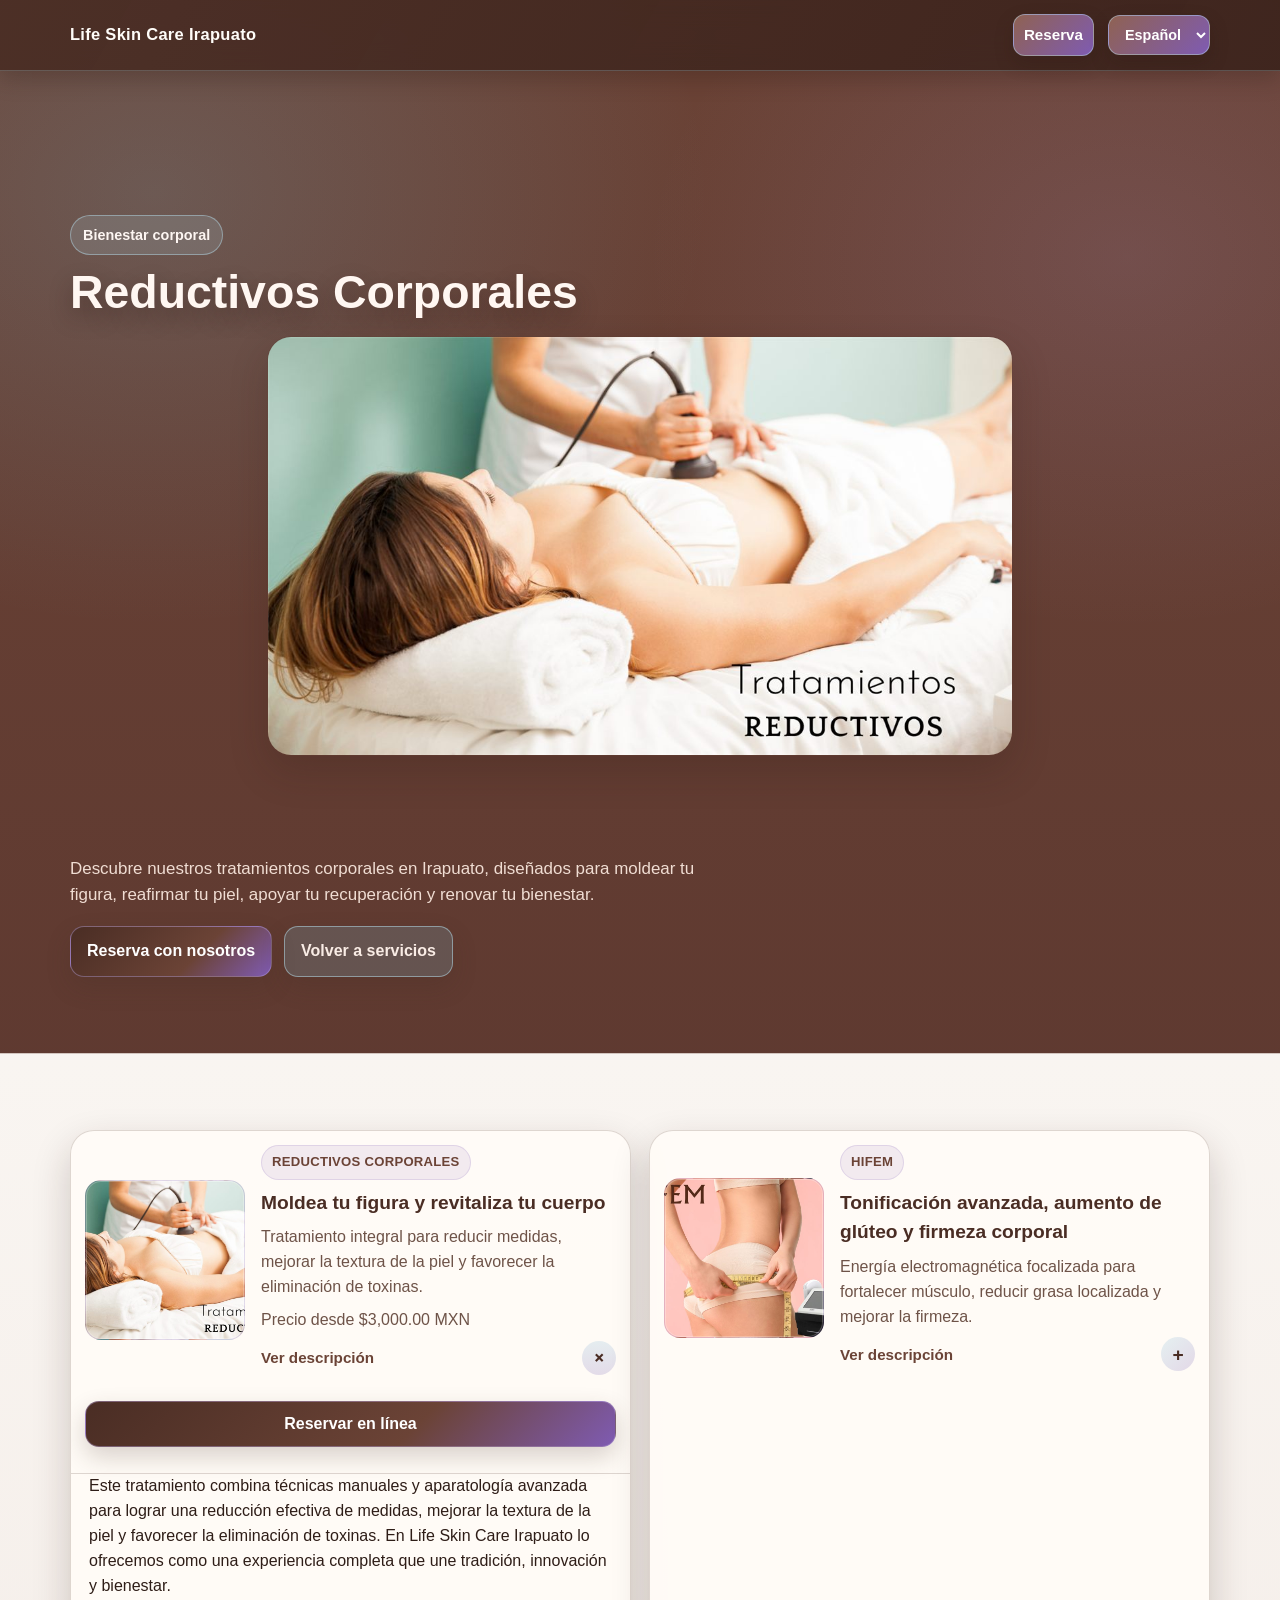
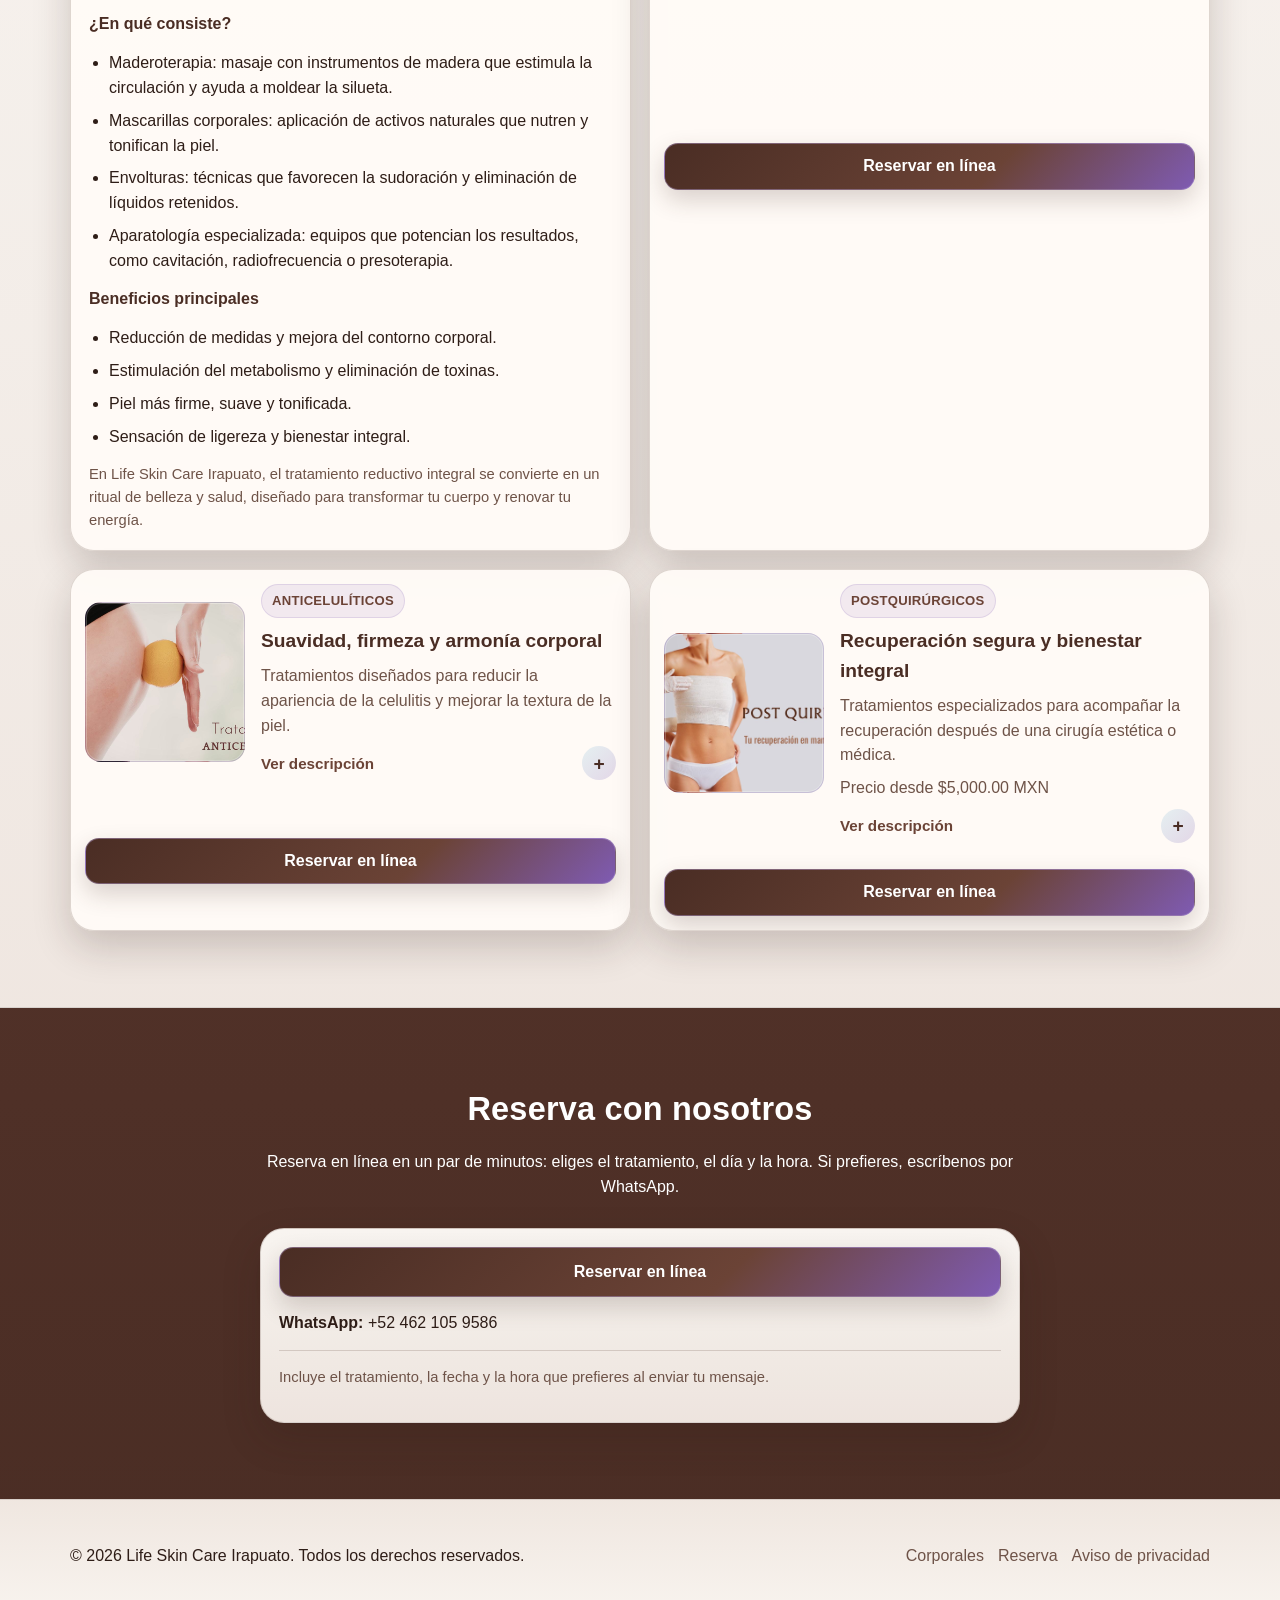
<file: Servicios/Corporales.html>
<!DOCTYPE html>
<html lang="es">
<head>
  <meta charset="UTF-8" />
  <meta name="viewport" content="width=device-width, initial-scale=1.0" />
  <link rel="icon" type="image/jpeg" href="../images/life_skin_care_color.jpg" />
  <title>Tratamientos Corporales Reductivos y Anticelulíticos en Irapuato | Life Skin Care</title>
  <meta name="description" content="Tratamientos corporales reductivos, HIFEM, anticelulíticos y postquirúrgicos en Life Skin Care Irapuato, Guanajuato. Moldea tu figura y recupera la confianza en tu cuerpo." />
  <meta name="robots" content="index, follow" />
  <meta property="og:type" content="website" />
  <meta property="og:title" content="Tratamientos Corporales en Irapuato | Life Skin Care" />
  <meta property="og:description" content="Reductivos, HIFEM, anticelulíticos y postquirúrgicos en Irapuato, Guanajuato. Tecnología y profesionalismo para transformar tu cuerpo." />
  <link rel="canonical" href="https://www.lifeskincareirapuato.com/Servicios/Corporales.html" />
  <meta name="theme-color" content="#4a2d24" />
  <meta property="og:site_name" content="Life Skin Care Irapuato" />
  <meta property="og:url" content="https://www.lifeskincareirapuato.com/Servicios/Corporales.html" />
  <meta property="og:image" content="https://www.lifeskincareirapuato.com/images/og-image.jpg" />
  <meta property="og:image:width" content="1200" />
  <meta property="og:image:height" content="630" />
  <meta property="og:locale" content="es_MX" />
  <meta name="twitter:card" content="summary_large_image" />
  <meta name="twitter:image" content="https://www.lifeskincareirapuato.com/images/og-image.jpg" />
  <link rel="stylesheet" href="../static/styleservicios.css" />
    <script src="../Servicios/Corporales.js" defer></script>
    <script src="../static/reserva.js" defer></script>
  <style>
    .services-page {
      padding-top: 72px;
    }

    .services-page .lead {
      max-width: 70ch;
    }

    .service-cards {
      display: grid;
      grid-template-columns: repeat(2, minmax(0, 1fr));
      gap: 18px;
    }

    .service-card--expandable {
      overflow: hidden;
      padding: 0;
      cursor: pointer;
    }

    .service-card__toggle {
      width: 100%;
      display: grid;
      gap: 14px;
      padding: 14px;
      border: 0;
      background: transparent;
      color: inherit;
      text-align: left;
      font: inherit;
      cursor: pointer;
    }

    .service-card__toggle:focus-visible {
      outline: 3px solid rgba(185, 225, 239, 0.42);
      outline-offset: -3px;
      border-radius: var(--radius-lg);
    }

    .service-card__top {
      display: grid;
      grid-template-columns: 160px 1fr;
      gap: 16px;
      align-items: center;
    }

    .service-card__image {
      min-height: 160px;
      border-radius: 16px;
      background-size: cover;
      background-position: center;
      border: 1px solid rgba(127, 91, 178, 0.2);
      box-shadow: inset 0 0 0 1px rgba(255, 255, 255, 0.24);
    }

    .service-card__summary {
      display: grid;
      gap: 8px;
      align-content: center;
    }

    .service-card__summary h3 {
      margin: 0;
      font-size: 1.2rem;
      color: var(--brown-900);
    }

    .service-card__eyebrow {
      display: inline-flex;
      align-items: center;
      gap: 8px;
      width: fit-content;
      padding: 6px 10px;
      border-radius: 999px;
      background: rgba(127, 91, 178, 0.1);
      border: 1px solid rgba(127, 91, 178, 0.16);
      color: var(--brown-700);
      font-size: 0.82rem;
      font-weight: 700;
      letter-spacing: 0.02em;
      text-transform: uppercase;
    }

    .service-card__summary p {
      margin: 0;
      color: var(--muted);
    }

    .service-card__hint {
      display: flex;
      align-items: center;
      justify-content: space-between;
      gap: 12px;
      color: var(--brown-700);
      font-weight: 700;
      font-size: 0.95rem;
    }

    .service-card__icon {
      width: 34px;
      height: 34px;
      display: grid;
      place-items: center;
      border-radius: 50%;
      background: linear-gradient(135deg, rgba(126, 198, 221, 0.2), rgba(127, 91, 178, 0.22));
      color: var(--brown-900);
      font-size: 1.2rem;
      transition: transform 0.2s ease;
    }

    .service-card--expandable.is-open .service-card__icon {
      transform: rotate(45deg);
    }

    .service-card__panel {
      display: grid;
      gap: 14px;
      padding: 0 18px 18px;
      border-top: 1px solid var(--line);
    }

    .service-card__panel[hidden] {
      display: none;
    }

    .service-card__panel p {
      margin: 0;
    }

    .service-card__panel strong {
      color: var(--brown-900);
    }

    .checklist {
      margin: 0;
      padding-left: 20px;
      color: var(--text);
      display: grid;
      gap: 8px;
    }

    .contact-card {
      max-width: 760px;
      margin: 0 auto;
    }

    @media (max-width: 980px) {
      .service-cards {
        grid-template-columns: 1fr;
      }
    }

    @media (max-width: 640px) {
      .services-page {
        padding-top: 56px;
      }

      .service-card__top {
        grid-template-columns: 1fr;
      }

      .service-card__image {
        min-height: 220px;
      }

      .service-card__panel {
        padding: 0 14px 14px;
      }
    }

    @media (prefers-reduced-motion: reduce) {
      .service-card__icon,
      .service-card--expandable {
        transition: none !important;
      }
    }
  </style>
</head>
<body>

  <!-- Top Bar -->
  <header class="topbar">
    <div class="container topbar__inner">
      <a class="brand" href="../index.html#home" aria-label="Life Skin Care Irapuato Home">
        <span class="brand__text">Life Skin Care Irapuato</span>
      </a>

      <nav class="nav" aria-label="Primary navigation">
        <a href="https://reservas.angelgomezp.dev/lifeskin" class="btn btn--sm">Reserva</a>
        <label class="sr-only" for="language-select">Selector de idioma</label>
        <select id="language-select" class="language-select" aria-label="Selector de idioma">
          <option value="es" selected>Español</option>
          <option value="en">English</option>
        </select>
      </nav>
    </div>
  </header>

      <!-- Intro -->
  <main class="services-page">
    <section class="hero hero--gallery">
      <div class="container">
        <div class="section__head section__head--left">
          <p class="pill">Bienestar Corporal</p>
          <h1>Reductivos Corporales</h1>
        </div>
      <div class="page-banner">
        <img src="../images/Corporales/Reductivo.jpg" alt="Tratamientos corporales reductivos en Life Skin Care Irapuato" />
      </div>
      </div>
    </section>

    <section class="section intro">
      <div class="container intro__content">
        <p class="lead">
          Tratamientos corporales reductivos, anticelulíticos, HIFEM y postquirúrgicos en Irapuato, diseñados para moldear tu figura, mejorar la firmeza de tu piel y renovar tu confianza.
        </p>
        <div class="hero__actions">
          <a class="btn" href="https://reservas.angelgomezp.dev/lifeskin">Reserva con nosotros</a>
          <a class="btn btn--ghost" href="../index.html#services">Volver a servicios</a>
        </div>
      </div>
    </section>

<!-- Corporales Inicio -->
<section id="corporales" class="section section--alt">
  <div class="container">

    <!-- Corporales Servicios -->
    <div class="service-cards">
      <article class="service-card service-card--expandable reveal is-visible" data-accordion>
        <button class="service-card__toggle" type="button" aria-expanded="true">
          <div class="service-card__top">
            <div class="service-card__image" style="background-image: url('../images/Corporales/Reductivo.jpg');"></div>
            <div class="service-card__summary">
              <span class="service-card__eyebrow">Reductivos Corporales</span>
              <h3>Moldea tu figura y revitaliza tu cuerpo</h3>
              <p>Tratamiento integral para reducir medidas, mejorar la textura de la piel y favorecer la eliminación de toxinas.</p>
              <p>Precio desde $3,000.00 MXN</p>
              <div class="service-card__hint">
                <span>Ver descripción</span>
                <span class="service-card__icon" aria-hidden="true">+</span>
              </div>
            </div>
          </div>
        </button>
        <div class="service-card__reserva">
          <a class="btn btn--sm" href="https://reservas.angelgomezp.dev/lifeskin?servicio=reductivo" data-reserva-texto>Reservar en línea</a>
        </div>
        <div class="service-card__panel">
          <p>
            Este tratamiento combina técnicas manuales y aparatología avanzada para lograr una reducción efectiva de medidas,
            mejorar la textura de la piel y favorecer la eliminación de toxinas. En Life Skin Care Irapuato lo ofrecemos como
            una experiencia completa que une tradición, innovación y bienestar.
          </p>

          <p class="muted"><strong>¿En qué consiste?</strong></p>
          <ul class="checklist">
            <li>Maderoterapia: masaje con instrumentos de madera que estimula la circulación y ayuda a moldear la silueta.</li>
            <li>Mascarillas corporales: aplicación de activos naturales que nutren y tonifican la piel.</li>
            <li>Envolturas: técnicas que favorecen la sudoración y eliminación de líquidos retenidos.</li>
            <li>Aparatología especializada: equipos que potencian los resultados, como cavitación, radiofrecuencia o presoterapia.</li>
          </ul>

          <p class="muted"><strong>Beneficios principales</strong></p>
          <ul class="checklist">
            <li>Reducción de medidas y mejora del contorno corporal.</li>
            <li>Estimulación del metabolismo y eliminación de toxinas.</li>
            <li>Piel más firme, suave y tonificada.</li>
            <li>Sensación de ligereza y bienestar integral.</li>
          </ul>

          <p class="muted small">
            En Life Skin Care Irapuato, el tratamiento reductivo integral se convierte en un ritual de belleza y salud,
            diseñado para transformar tu cuerpo y renovar tu energía.
          </p>
        </div>
      </article>

      <article class="service-card service-card--expandable reveal is-visible" data-accordion>
        <button class="service-card__toggle" type="button" aria-expanded="false">
          <div class="service-card__top">
            <div class="service-card__image" style="background-image: url('../images/Corporales/HIFEM.jpg');"></div>
            <div class="service-card__summary">
              <span class="service-card__eyebrow">HIFEM</span>
              <h3>Tonificación avanzada, aumento de glúteo y firmeza corporal</h3>
              <p>Energía electromagnética focalizada para fortalecer músculo, reducir grasa localizada y mejorar la firmeza.</p>
              <div class="service-card__hint">
                <span>Ver descripción</span>
                <span class="service-card__icon" aria-hidden="true">+</span>
              </div>
            </div>
          </div>
        </button>
        <div class="service-card__reserva">
          <a class="btn btn--sm" href="https://reservas.angelgomezp.dev/lifeskin?servicio=hifem" data-reserva-texto>Reservar en línea</a>
        </div>
        <div class="service-card__panel" hidden>
          <p>
            El tratamiento con HIFEM (High-Intensity Focused Electromagnetic) utiliza energía electromagnética focalizada
            para provocar contracciones musculares intensas y profundas, imposibles de lograr con ejercicio convencional.
            Estas contracciones estimulan el crecimiento y fortalecimiento muscular, favorecen la reducción de grasa localizada
            y potencian la firmeza de los tejidos.
          </p>

          <p class="muted"><strong>¿En qué consiste?</strong></p>
          <ul class="checklist">
            <li>Aplicación de ondas electromagnéticas en zonas específicas como abdomen, glúteos, brazos o piernas.</li>
            <li>Sesiones cómodas y no invasivas, realizadas en cabina especializada.</li>
            <li>Contracciones musculares equivalentes a miles de repeticiones en pocos minutos.</li>
            <li>Procedimiento seguro y eficaz, sin tiempo de recuperación.</li>
          </ul>

          <p class="muted"><strong>Beneficios principales</strong></p>
          <ul class="checklist">
            <li>Aumento y tonificación de glúteos, logrando mayor volumen y firmeza.</li>
            <li>Reducción de grasa localizada en abdomen, brazos y muslos.</li>
            <li>Mejora de la definición y fuerza muscular.</li>
            <li>Tratamiento reafirmante que mejora la elasticidad y firmeza de la piel.</li>
            <li>Resultados visibles desde las primeras sesiones.</li>
          </ul>

          <p class="muted small">
            En Life Skin Care Irapuato, el tratamiento HIFEM se ofrece como una alternativa innovadora para quienes buscan
            esculpir su figura, reafirmar su cuerpo y potenciar su energía física con tecnología de última generación.
          </p>
        </div>
      </article>

      <article class="service-card service-card--expandable reveal is-visible" data-accordion>
        <button class="service-card__toggle" type="button" aria-expanded="false">
          <div class="service-card__top">
            <div class="service-card__image" style="background-image: url('../images/Corporales/Anticelulitico.jpg');"></div>
            <div class="service-card__summary">
              <span class="service-card__eyebrow">Anticelulíticos</span>
              <h3>Suavidad, firmeza y armonía corporal</h3>
              <p>Tratamientos diseñados para reducir la apariencia de la celulitis y mejorar la textura de la piel.</p>
              <div class="service-card__hint">
                <span>Ver descripción</span>
                <span class="service-card__icon" aria-hidden="true">+</span>
              </div>
            </div>
          </div>
        </button>
        <div class="service-card__reserva">
          <a class="btn btn--sm" href="https://reservas.angelgomezp.dev/lifeskin?servicio=anticelulitico" data-reserva-texto>Reservar en línea</a>
        </div>
        <div class="service-card__panel" hidden>
          <p>
            Los tratamientos anticelulíticos están diseñados para reducir la apariencia de la celulitis, mejorar la textura
            de la piel y favorecer la circulación. En Life Skin Care Irapuato combinamos técnicas manuales, aparatología y
            productos especializados para lograr resultados visibles y duraderos.
          </p>

          <p class="muted"><strong>¿En qué consiste?</strong></p>
          <ul class="checklist">
            <li>Masajes reductivos y drenaje linfático para estimular la circulación.</li>
            <li>Uso de aparatología avanzada como radiofrecuencia, cavitación, presoterapia o maderoterapia.</li>
            <li>Aplicación de geles y mascarillas con activos reafirmantes y lipolíticos.</li>
            <li>Protocolos personalizados según el tipo y grado de celulitis.</li>
          </ul>

          <p class="muted"><strong>Beneficios principales</strong></p>
          <ul class="checklist">
            <li>Reducción de la apariencia de la celulitis.</li>
            <li>Piel más firme, suave y uniforme.</li>
            <li>Estimulación del metabolismo y eliminación de toxinas.</li>
            <li>Mejora de la circulación y oxigenación de los tejidos.</li>
            <li>Sensación de ligereza y bienestar corporal.</li>
          </ul>

          <p class="muted small">
            En Life Skin Care Irapuato, los tratamientos anticelulíticos se convierten en una experiencia integral que combina
            ciencia, estética y bienestar, ayudándote a recuperar la confianza en tu cuerpo.
          </p>
        </div>
      </article>

      <article class="service-card service-card--expandable reveal is-visible" data-accordion>
        <button class="service-card__toggle" type="button" aria-expanded="false">
          <div class="service-card__top">
            <div class="service-card__image" style="background-image: url('../images/Corporales/POSTQUIRURGICOS.jpeg');"></div>
            <div class="service-card__summary">
              <span class="service-card__eyebrow">Postquirúrgicos</span>
              <h3>Recuperación segura y bienestar integral</h3>
              <p>Tratamientos especializados para acompañar la recuperación después de una cirugía estética o médica.</p>
              <p>Precio desde $5,000.00 MXN</p>
              <div class="service-card__hint">
                <span>Ver descripción</span>
                <span class="service-card__icon" aria-hidden="true">+</span>
              </div>
            </div>
          </div>
        </button>
        <div class="service-card__reserva">
          <a class="btn btn--sm" href="https://reservas.angelgomezp.dev/lifeskin?servicio=postquirurgico" data-reserva-texto>Reservar en línea</a>
        </div>
        <div class="service-card__panel" hidden>
          <p>
            Los tratamientos postquirúrgicos están diseñados para acompañar el proceso de recuperación después de una cirugía
            estética o médica. En Life Skin Care Irapuato aplicamos técnicas especializadas y en base a las indicaciones médicas
            que favorecen la pronta recuperación, la cicatrización, reducen la inflamación y ayudan al cuerpo a recuperar su
            equilibrio de manera más rápida y cómoda.
          </p>

          <p class="muted"><strong>¿En qué consisten?</strong></p>
          <ul class="checklist">
            <li>Drenaje linfático manual: estimula la eliminación de líquidos retenidos y toxinas.</li>
            <li>Masajes suaves y terapéuticos: favorecen la circulación y reducen la inflamación.</li>
            <li>Aparatología especializada: equipos como ultrasonido clínico, presoterapia o radiofrecuencia para acelerar la recuperación.</li>
            <li>Cuidados personalizados: protocolos adaptados al tipo de cirugía y necesidades individuales.</li>
          </ul>

          <p class="muted"><strong>Beneficios principales</strong></p>
          <ul class="checklist">
            <li>Reducción de la inflamación y los hematomas.</li>
            <li>Mejora de la cicatrización y regeneración de tejidos.</li>
            <li>Disminución del dolor y sensación de incomodidad.</li>
            <li>Recuperación más rápida y segura.</li>
            <li>Prevención de fibrosis.</li>
            <li>Bienestar físico y emocional durante el proceso postquirúrgico.</li>
          </ul>

          <p class="muted small">
            En Life Skin Care Irapuato, los tratamientos postquirúrgicos se realizan con profesionalismo y cuidado,
            ofreciendo un acompañamiento integral que apoya tu recuperación y realza los resultados de tu cirugía.
          </p>
        </div>
      </article>
    </div>
  </div>
</section>

    <!-- Reserva -->
    <section id="contact" class="section">
      <div class="container">
        <div class="contact-card">
          <div class="section__head">
            <h2>Reserva con nosotros</h2>
            <p class="muted">
              Reserva en línea en un par de minutos: eliges el tratamiento, el día y la hora. Si prefieres, escríbenos por WhatsApp.
            </p>
          </div>

          <div class="card contact__card">
            <a class="btn contact__reserva" href="https://reservas.angelgomezp.dev/lifeskin" data-reserva-texto>Reservar en línea</a>
            <div class="contact__line">
            </div>
            <div class="contact__line">
              <strong>WhatsApp:</strong>
              <a href="https://wa.me/524621059586" target="_blank" rel="noopener">+52 462 105 9586</a>
            </div>
            <div class="divider"></div>
            <p class="muted small">
              Incluye el tratamiento, la fecha y la hora que prefieres al enviar tu mensaje.
            </p>
          </div>
        </div>
      </div>
    </section>
  </main>

      <!-- Footer -->
  <footer class="footer">
    <div class="container footer__inner">
      <p>&copy; <span id="year"></span> Life Skin Care Irapuato. Todos los derechos reservados.</p>
      <div class="footer__links">
        <a href="#corporales">Corporales</a>
        <a href="#contact">Reserva</a>
        <a href="../aviso-de-privacidad.html">Aviso de privacidad</a>
      </div>
    </div>
  </footer>

  <script>
    document.addEventListener("DOMContentLoaded", () => {
      const cards = Array.from(document.querySelectorAll("[data-accordion]"));

      const setOpenState = (card, open) => {
        const trigger = card.querySelector(".service-card__toggle");
        const panel = card.querySelector(".service-card__panel");

        card.classList.toggle("is-open", open);
        trigger.setAttribute("aria-expanded", open ? "true" : "false");
        panel.hidden = !open;
      };

      cards.forEach((card, index) => {
        const trigger = card.querySelector(".service-card__toggle");
        setOpenState(card, index === 0);

        trigger.addEventListener("click", () => {
          const isOpen = trigger.getAttribute("aria-expanded") === "true";

          cards.forEach((item) => setOpenState(item, false));
          if (!isOpen) setOpenState(card, true);
        });
      });

      const year = document.getElementById("year");
      if (year) year.textContent = String(new Date().getFullYear());
    });
  </script>
</body>
</html>
</file>
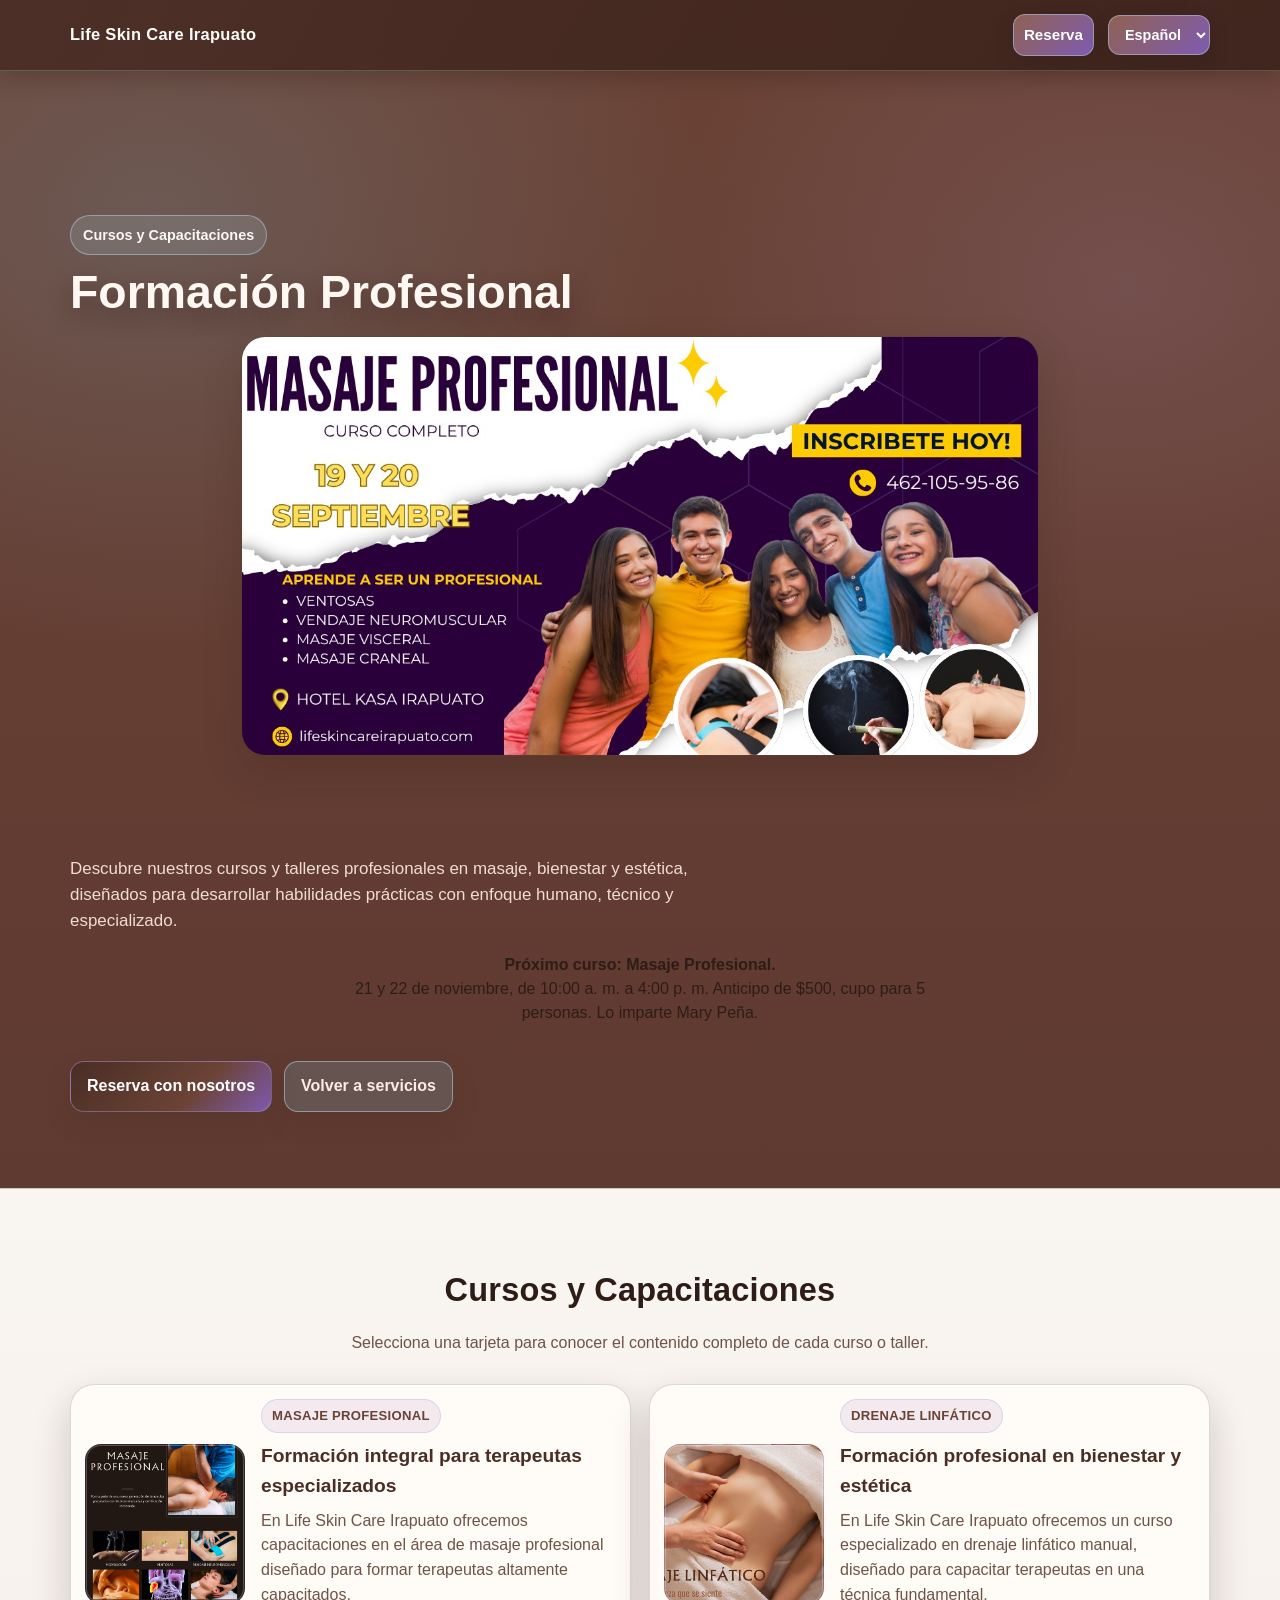
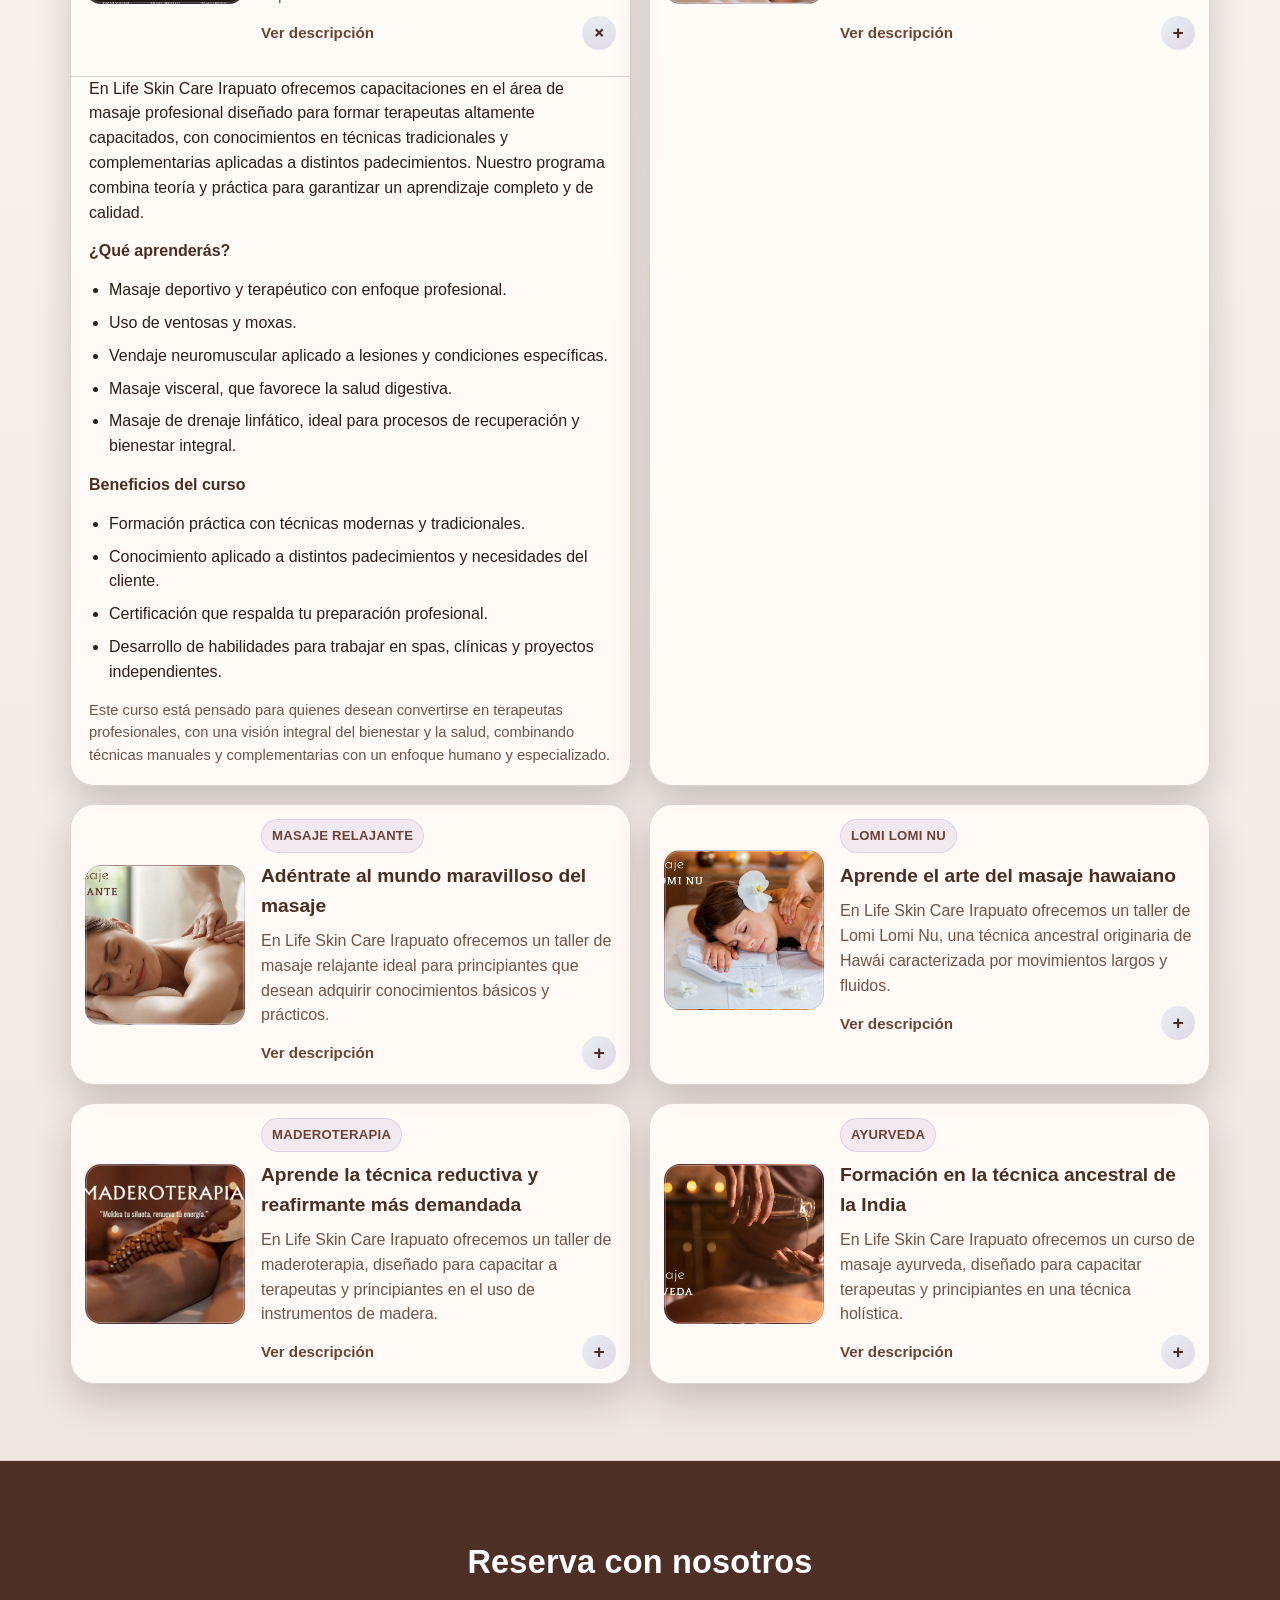
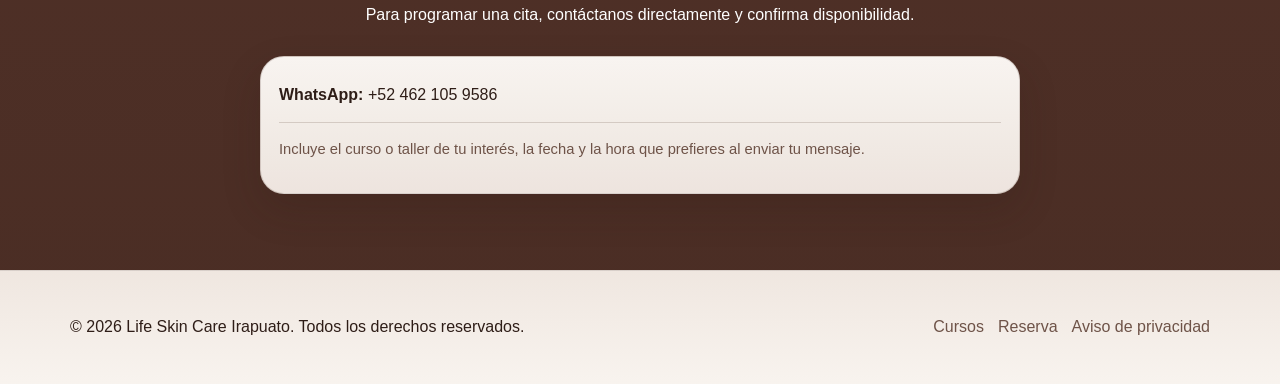
<file: Servicios/Cursos.html>
<!DOCTYPE html>
<html lang="es">
<head>
  <meta charset="UTF-8" />
  <meta name="viewport" content="width=device-width, initial-scale=1.0" />
  <link rel="icon" type="image/jpeg" href="../images/life_skin_care_color.jpg" />
  <title>Cursos de Masaje y Estética en Irapuato | Life Skin Care</title>
  <meta name="description" content="Cursos y talleres profesionales en masaje terapéutico, drenaje linfático, maderoterapia, Lomi Lomi, Ayurveda y más en Life Skin Care Irapuato, Guanajuato. Certifícate con expertos." />
  <meta name="robots" content="index, follow" />
  <meta property="og:type" content="website" />
  <meta property="og:title" content="Cursos de Masaje y Estética en Irapuato | Life Skin Care" />
  <meta property="og:description" content="Capacítate en masaje terapéutico, drenaje linfático, maderoterapia y más con certificación profesional en Irapuato, Guanajuato." />
  <link rel="canonical" href="https://www.lifeskincareirapuato.com/Servicios/Cursos.html" />
  <meta name="theme-color" content="#4a2d24" />
  <meta property="og:site_name" content="Life Skin Care Irapuato" />
  <meta property="og:url" content="https://www.lifeskincareirapuato.com/Servicios/Cursos.html" />
  <meta property="og:image" content="https://www.lifeskincareirapuato.com/images/og-image.jpg" />
  <meta property="og:image:width" content="1200" />
  <meta property="og:image:height" content="630" />
  <meta property="og:locale" content="es_MX" />
  <meta name="twitter:card" content="summary_large_image" />
  <meta name="twitter:image" content="https://www.lifeskincareirapuato.com/images/og-image.jpg" />
  <link rel="stylesheet" href="../static/styleservicios.css" />
    <script src="../Servicios/Cursos.js" defer></script>
  <style>
    .services-page {
      padding-top: 72px; 
    }

    .services-page .lead {
      max-width: 70ch;
    }

    .service-cards {
      display: grid;
      grid-template-columns: repeat(2, minmax(0, 1fr));
      gap: 18px;
    }

    .service-card--expandable {
      overflow: hidden;
      padding: 0;
      cursor: pointer;
    }

    .service-card__toggle {
      width: 100%;
      display: grid;
      gap: 14px;
      padding: 14px;
      border: 0;
      background: transparent;
      color: inherit;
      text-align: left;
      font: inherit;
      cursor: pointer;
    }

    .service-card__toggle:focus-visible {
      outline: 3px solid rgba(185, 225, 239, 0.42);
      outline-offset: -3px;
      border-radius: var(--radius-lg);
    }

    .service-card__top {
      display: grid;
      grid-template-columns: 160px 1fr;
      gap: 16px;
      align-items: center;
    }

    .service-card__image {
      min-height: 160px;
      border-radius: 16px;
      background-size: cover;
      background-position: center;
      border: 1px solid rgba(127, 91, 178, 0.2);
      box-shadow: inset 0 0 0 1px rgba(255, 255, 255, 0.24);
    }

    .service-card__summary {
      display: grid;
      gap: 8px;
      align-content: center;
    }

    .service-card__summary h3 {
      margin: 0;
      font-size: 1.2rem;
      color: var(--brown-900);
    }

    .service-card__eyebrow {
      display: inline-flex;
      align-items: center;
      gap: 8px;
      width: fit-content;
      padding: 6px 10px;
      border-radius: 999px;
      background: rgba(127, 91, 178, 0.1);
      border: 1px solid rgba(127, 91, 178, 0.16);
      color: var(--brown-700);
      font-size: 0.82rem;
      font-weight: 700;
      letter-spacing: 0.02em;
      text-transform: uppercase;
    }

    .service-card__summary p {
      margin: 0;
      color: var(--muted);
    }

    .service-card__hint {
      display: flex;
      align-items: center;
      justify-content: space-between;
      gap: 12px;
      color: var(--brown-700);
      font-weight: 700;
      font-size: 0.95rem;
    }

    .service-card__icon {
      width: 34px;
      height: 34px;
      display: grid;
      place-items: center;
      border-radius: 50%;
      background: linear-gradient(135deg, rgba(126, 198, 221, 0.2), rgba(127, 91, 178, 0.22));
      color: var(--brown-900);
      font-size: 1.2rem;
      transition: transform 0.2s ease;
    }

    .service-card--expandable.is-open .service-card__icon {
      transform: rotate(45deg);
    }

    .service-card__panel {
      display: grid;
      gap: 14px;
      padding: 0 18px 18px;
      border-top: 1px solid var(--line);
    }

    .service-card__panel[hidden] {
      display: none;
    }

    .service-card__panel p {
      margin: 0;
    }

    .service-card__panel strong {
      color: var(--brown-900);
    }

    .checklist {
      margin: 0;
      padding-left: 20px;
      color: var(--text);
      display: grid;
      gap: 8px;
    }

    .contact-card {
      max-width: 760px;
      margin: 0 auto;
    }

    @media (max-width: 980px) {
      .service-cards {
        grid-template-columns: 1fr;
      }
    }

    @media (max-width: 640px) {
      .services-page {
        padding-top: 56px;
      }

      .service-card__top {
        grid-template-columns: 1fr;
      }

      .service-card__image {
        min-height: 220px;
      }

      .service-card__panel {
        padding: 0 14px 14px;
      }
    }

    @media (prefers-reduced-motion: reduce) {
      .service-card__icon,
      .service-card--expandable {
        transition: none !important;
      }
    }
  </style>
</head>
<body>

  <!-- Top Bar -->
  <header class="topbar">
    <div class="container topbar__inner">
      <a class="brand" href="../index.html#home" aria-label="Life Skin Care Irapuato Home">
        <span class="brand__text">Life Skin Care Irapuato</span>
      </a>

      <nav class="nav" aria-label="Primary navigation">
        <a href="#contact" class="btn btn--sm">Reserva</a>
        <label class="sr-only" for="language-select">Selector de idioma</label>
        <select id="language-select" class="language-select" aria-label="Selector de idioma">
          <option value="es" selected>Español</option>
          <option value="en">English</option>
        </select>
      </nav>
    </div>
  </header>

      <!-- Intro -->
  <main class="services-page">
    <section class="hero hero--gallery">
      <div class="container">
        <div class="section__head section__head--left">
          <p class="pill">Cursos y Capacitaciones</p>
          <h1>Formación Profesional</h1>
        </div>
      <div class="page-banner">
        <img src="../images/Cursos/Masaje_Profesional_Curso.jpeg" alt="Cursos y capacitaciones Life Skin Care Irapuato" />
      </div>
      </div>
    </section>

    <section class="section intro">
      <div class="container intro__content">
        <p class="lead">
          Descubre nuestros cursos y talleres profesionales en masaje, bienestar y estética, diseñados para desarrollar habilidades prácticas con enfoque humano, técnico y especializado.
        </p>
        <p class="cursos__proximo">
          <strong>Próximo curso: Masaje Profesional.</strong>
          <span>21 y 22 de noviembre, de 10:00 a. m. a 4:00 p. m. Anticipo de $500, cupo para 5 personas. Lo imparte Mary Peña.</span>
        </p>
        <div class="hero__actions">
          <a class="btn" href="#contact">Reserva con nosotros</a>
          <a class="btn btn--ghost" href="../index.html#services">Volver a servicios</a>
        </div>
      </div>
    </section>

        <!-- Cursos Inicio -->
    <section id="cursos" class="section section--alt">
      <div class="container">
        <div class="section__head">
          <h2>Cursos y Capacitaciones</h2>
          <p class="muted">Selecciona una tarjeta para conocer el contenido completo de cada curso o taller.</p>
        </div>

            <!-- Cursos Servicios -->
        <div class="service-cards">
          <article class="service-card service-card--expandable reveal is-visible" data-accordion>
            <button class="service-card__toggle" type="button" aria-expanded="true">
              <div class="service-card__top">
                <div class="service-card__image" style="background-image: url('../images/Cursos/Masaje_Profesional.jpeg');"></div>
                <div class="service-card__summary">
                  <span class="service-card__eyebrow">Masaje Profesional</span>
                  <h3>Formación integral para terapeutas especializados</h3>
                  <p>En Life Skin Care Irapuato ofrecemos capacitaciones en el área de masaje profesional diseñado para formar terapeutas altamente capacitados, con.</p>
                  <div class="service-card__hint">
                    <span>Ver descripción</span>
                    <span class="service-card__icon" aria-hidden="true">+</span>
                  </div>
                </div>
              </div>
            </button>
            <div class="service-card__panel">
              <p>
                En Life Skin Care Irapuato ofrecemos capacitaciones en el área de masaje profesional diseñado para formar terapeutas altamente capacitados, con conocimientos en técnicas tradicionales y complementarias aplicadas a distintos padecimientos. Nuestro programa combina teoría y práctica para garantizar un aprendizaje completo y de calidad.
              </p>
              <p class="muted"><strong>¿Qué aprenderás?</strong></p>
              <ul class="checklist">
                <li>Masaje deportivo y terapéutico con enfoque profesional.</li>
                <li>Uso de ventosas y moxas.</li>
                <li>Vendaje neuromuscular aplicado a lesiones y condiciones específicas.</li>
                <li>Masaje visceral, que favorece la salud digestiva.</li>
                <li>Masaje de drenaje linfático, ideal para procesos de recuperación y bienestar integral.</li>
              </ul>
              <p class="muted"><strong>Beneficios del curso</strong></p>
              <ul class="checklist">
                <li>Formación práctica con técnicas modernas y tradicionales.</li>
                <li>Conocimiento aplicado a distintos padecimientos y necesidades del cliente.</li>
                <li>Certificación que respalda tu preparación profesional.</li>
                <li>Desarrollo de habilidades para trabajar en spas, clínicas y proyectos independientes.</li>
              </ul>
              <p class="muted small">
                Este curso está pensado para quienes desean convertirse en terapeutas profesionales, con una visión integral del bienestar y la salud, combinando técnicas manuales y complementarias con un enfoque humano y especializado.
              </p>
            </div>
          </article>

          <article class="service-card service-card--expandable reveal is-visible" data-accordion>
            <button class="service-card__toggle" type="button" aria-expanded="false">
              <div class="service-card__top">
                <div class="service-card__image" style="background-image: url('../images/Cursos/Drenaje.jpg');"></div>
                <div class="service-card__summary">
                  <span class="service-card__eyebrow">Drenaje Linfático</span>
                  <h3>Formación profesional en bienestar y estética</h3>
                  <p>En Life Skin Care Irapuato ofrecemos un curso especializado en drenaje linfático manual, diseñado para capacitar terapeutas en una técnica.</p>
                  <div class="service-card__hint">
                    <span>Ver descripción</span>
                    <span class="service-card__icon" aria-hidden="true">+</span>
                  </div>
                </div>
              </div>
            </button>
            <div class="service-card__panel" hidden>
              <p>
                En Life Skin Care Irapuato ofrecemos un curso especializado en drenaje linfático manual, diseñado para capacitar terapeutas en una técnica fundamental dentro del mundo de la estética y la salud. Este programa combina teoría y práctica para que los participantes dominen la técnica con precisión y seguridad.
              </p>
              <p class="muted"><strong>¿Qué aprenderás?</strong></p>
              <ul class="checklist">
                <li>Principios del sistema linfático y su importancia en la salud.</li>
                <li>Técnicas manuales de drenaje linfático aplicada al cuerpo.</li>
                <li>Aplicación práctica en casos reales, con supervisión profesional.</li>
                <li>Cuidados posteriores y recomendaciones para los clientes.</li>
              </ul>
              <p class="muted"><strong>Beneficios del curso</strong></p>
              <ul class="checklist">
                <li>Formación completa en una técnica altamente demandada en spas y clínicas.</li>
                <li>Certificación que respalda tu preparación profesional.</li>
                <li>Desarrollo de habilidades para mejorar la salud y estética de los clientes.</li>
                <li>Conocimiento práctico que te permitirá ofrecer un servicio seguro y efectivo.</li>
              </ul>
              <p class="muted small">
                Este curso está pensado para quienes desean convertirse en terapeutas especializados, ampliando sus conocimientos en técnicas de bienestar y estética con un enfoque integral.
              </p>
            </div>
          </article>

          <article class="service-card service-card--expandable reveal is-visible" data-accordion>
            <button class="service-card__toggle" type="button" aria-expanded="false">
              <div class="service-card__top">
                <div class="service-card__image" style="background-image: url('../images/Cursos/Relajante.jpg');"></div>
                <div class="service-card__summary">
                  <span class="service-card__eyebrow">Masaje Relajante</span>
                  <h3>Adéntrate al mundo maravilloso del masaje</h3>
                  <p>En Life Skin Care Irapuato ofrecemos un taller de masaje relajante ideal para principiantes que desean adquirir conocimientos básicos y.</p>
                  <div class="service-card__hint">
                    <span>Ver descripción</span>
                    <span class="service-card__icon" aria-hidden="true">+</span>
                  </div>
                </div>
              </div>
            </button>
            <div class="service-card__panel" hidden>
              <p>
                En Life Skin Care Irapuato ofrecemos un taller de masaje relajante ideal para principiantes que desean adquirir conocimientos básicos y prácticos en esta técnica. El programa está diseñado para enseñar de manera clara y profesional los fundamentos del masaje relajante, sus beneficios, indicaciones y contraindicaciones, así como la correcta aplicación de la técnica.
              </p>
              <p class="muted"><strong>¿Qué aprenderás?</strong></p>
              <ul class="checklist">
                <li>Principios y objetivos del masaje relajante.</li>
                <li>Beneficios principales: reducción del estrés, mejora de la circulación y bienestar integral.</li>
                <li>Indicaciones y contraindicaciones: cuándo aplicar el masaje y en qué casos evitarlo.</li>
                <li>Técnica de masaje relajante: movimientos, ritmo y presión adecuados.</li>
                <li>Práctica guiada para desarrollar seguridad y confianza en la aplicación.</li>
              </ul>
              <p class="muted"><strong>Beneficios del taller</strong></p>
              <ul class="checklist">
                <li>Formación accesible y clara, ideal para quienes inician en el mundo del masaje.</li>
                <li>Conocimiento teórico y práctico para aplicar de forma segura.</li>
                <li>Certificación que respalda tu aprendizaje.</li>
                <li>Desarrollo de habilidades que pueden aplicarse en el ámbito personal o profesional.</li>
              </ul>
              <p class="muted small">
                Este taller está pensado para quienes desean iniciarse en el masaje relajante con bases sólidas, aprendiendo de manera práctica y profesional en un ambiente de bienestar y cuidado.
              </p>
            </div>
          </article>

          <article class="service-card service-card--expandable reveal is-visible" data-accordion>
            <button class="service-card__toggle" type="button" aria-expanded="false">
              <div class="service-card__top">
                <div class="service-card__image" style="background-image: url('../images/Cursos/Lomi.jpg');"></div>
                <div class="service-card__summary">
                  <span class="service-card__eyebrow">Lomi Lomi Nu</span>
                  <h3>Aprende el arte del masaje hawaiano</h3>
                  <p>En Life Skin Care Irapuato ofrecemos un taller de Lomi Lomi Nu, una técnica ancestral originaria de Hawái que se caracteriza por movimientos.</p>
                  <div class="service-card__hint">
                    <span>Ver descripción</span>
                    <span class="service-card__icon" aria-hidden="true">+</span>
                  </div>
                </div>
              </div>
            </button>
            <div class="service-card__panel" hidden>
              <p>
                En Life Skin Care Irapuato ofrecemos un taller de Lomi Lomi Nu, una técnica ancestral originaria de Hawái que se caracteriza por movimientos largos, fluidos y envolventes que buscan armonizar cuerpo, mente y espíritu. Este taller está diseñado para quienes desean iniciarse en una técnica profunda y transformadora, ideal tanto para principiantes como para terapeutas que buscan ampliar sus conocimientos.
              </p>
              <p class="muted"><strong>¿Qué aprenderás?</strong></p>
              <ul class="checklist">
                <li>Historia y filosofía del masaje Lomi Lomi Nu.</li>
                <li>Beneficios físicos y emocionales de la técnica.</li>
                <li>Indicaciones y contraindicaciones para su aplicación.</li>
                <li>Movimientos característicos: largos, rítmicos y envolventes.</li>
                <li>Práctica guiada para desarrollar sensibilidad y fluidez en la técnica.</li>
              </ul>
              <p class="muted"><strong>Beneficios del taller</strong></p>
              <ul class="checklist">
                <li>Formación en una técnica única y altamente valorada en el mundo del bienestar.</li>
                <li>Certificación que respalda tu aprendizaje profesional.</li>
                <li>Desarrollo de habilidades para ofrecer un masaje relajante y profundo.</li>
                <li>Experiencia enriquecedora que conecta tradición y modernidad.</li>
              </ul>
              <p class="muted small">
                Este taller está pensado para quienes desean aprender una técnica de masaje que no solo relaja el cuerpo, sino que también equilibra la energía y promueve la conexión interior.
              </p>
            </div>
          </article>

          <article class="service-card service-card--expandable reveal is-visible" data-accordion>
            <button class="service-card__toggle" type="button" aria-expanded="false">
              <div class="service-card__top">
                <div class="service-card__image" style="background-image: url('../images/Cursos/Maderoterapia.jpeg');"></div>
                <div class="service-card__summary">
                  <span class="service-card__eyebrow">Maderoterapia</span>
                  <h3>Aprende la técnica reductiva y reafirmante más demandada</h3>
                  <p>En Life Skin Care Irapuato ofrecemos un taller de maderoterapia, diseñado para capacitar a terapeutas y principiantes en el uso de instrumentos.</p>
                  <div class="service-card__hint">
                    <span>Ver descripción</span>
                    <span class="service-card__icon" aria-hidden="true">+</span>
                  </div>
                </div>
              </div>
            </button>
            <div class="service-card__panel" hidden>
              <p>
                En Life Skin Care Irapuato ofrecemos un taller de maderoterapia, diseñado para capacitar a terapeutas y principiantes en el uso de instrumentos de madera que ayudan a moldear la silueta, reducir medidas y mejorar la firmeza de la piel. Este curso combina teoría y práctica para dominar la técnica con seguridad y profesionalismo.
              </p>
              <p class="muted"><strong>¿Qué aprenderás?</strong></p>
              <ul class="checklist">
                <li>Principios de la maderoterapia y su origen.</li>
                <li>Beneficios estéticos y terapéuticos de la técnica.</li>
                <li>Indicaciones y contraindicaciones para su aplicación.</li>
                <li>Uso correcto de los instrumentos de madera en diferentes zonas del cuerpo.</li>
                <li>Protocolos reductivos, anticelulíticos y reafirmantes.</li>
                <li>Práctica guiada para adquirir destreza y confianza.</li>
              </ul>
              <p class="muted"><strong>Beneficios del taller</strong></p>
              <ul class="checklist">
                <li>Formación en una técnica altamente demandada en spas y centros de estética.</li>
                <li>Certificación que respalda tu preparación profesional.</li>
                <li>Desarrollo de habilidades para ofrecer tratamientos reductivos y reafirmantes.</li>
                <li>Conocimiento práctico que te permitirá diferenciarte en el mercado del bienestar.</li>
              </ul>
              <p class="muted small">
                Este taller está pensado para quienes desean ampliar sus conocimientos en terapias corporales, aprendiendo una técnica efectiva y natural que combina tradición y resultados visibles.
              </p>
            </div>
          </article>

          <article class="service-card service-card--expandable reveal is-visible" data-accordion>
            <button class="service-card__toggle" type="button" aria-expanded="false">
              <div class="service-card__top">
                <div class="service-card__image" style="background-image: url('../images/Cursos/Ayurveda.jpg');"></div>
                <div class="service-card__summary">
                  <span class="service-card__eyebrow">Ayurveda</span>
                  <h3>Formación en la técnica ancestral de la India</h3>
                  <p>En Life Skin Care Irapuato ofrecemos un curso de masaje ayurveda, diseñado para capacitar terapeutas y principiantes en una técnica holística.</p>
                  <div class="service-card__hint">
                    <span>Ver descripción</span>
                    <span class="service-card__icon" aria-hidden="true">+</span>
                  </div>
                </div>
              </div>
            </button>
            <div class="service-card__panel" hidden>
              <p>
                En Life Skin Care Irapuato ofrecemos un curso de masaje ayurveda, diseñado para capacitar terapeutas y principiantes en una técnica holística que busca equilibrar cuerpo, mente y espíritu. Este programa combina teoría y práctica para que los participantes dominen el uso de aceites tibios y movimientos envolventes característicos de la tradición ayurvédica.
              </p>
              <p class="muted"><strong>¿Qué aprenderás?</strong></p>
              <ul class="checklist">
                <li>Principios de la medicina ayurvédica y su relación con el masaje.</li>
                <li>Beneficios físicos, energéticos y emocionales del masaje ayurveda.</li>
                <li>Indicaciones y contraindicaciones para su aplicación.</li>
                <li>Técnicas de masaje con aceites tibios y movimientos envolventes.</li>
                <li>Estimulación de puntos energéticos para equilibrar los doshas.</li>
                <li>Práctica guiada para desarrollar sensibilidad y fluidez en la técnica.</li>
              </ul>
              <p class="muted"><strong>Beneficios del curso</strong></p>
              <ul class="checklist">
                <li>Formación en una técnica ancestral con alta demanda en spas y centros holísticos.</li>
                <li>Certificación que respalda tu preparación profesional.</li>
                <li>Desarrollo de habilidades para ofrecer un masaje relajante y energético.</li>
                <li>Conocimiento práctico que te permitirá diferenciarte en el mundo del bienestar.</li>
              </ul>
              <p class="muted small">
                Este curso está pensado para quienes desean aprender una técnica que no solo relaja el cuerpo, sino que también equilibra la energía y promueve la conexión interior.
              </p>
            </div>
          </article>
        </div>
      </div>
    </section>


    <!-- Reserva -->
    <section id="contact" class="section">
      <div class="container">
        <div class="contact-card">
          <div class="section__head">
            <h2>Reserva con nosotros</h2>
            <p class="muted">
              Para programar una cita, contactanos directamente y confirma disponibilidad.
            </p>
          </div>

          <div class="card contact__card">
            <div class="contact__line">
            </div>
            <div class="contact__line">
              <strong>WhatsApp:</strong>
              <a href="https://wa.me/524621059586" target="_blank" rel="noopener">+52 462 105 9586</a>
            </div>
            <div class="divider"></div>
            <p class="muted small">
              Incluye el curso o taller de tu interés, la fecha y la hora que prefieres al enviar tu mensaje.
            </p>
          </div>
        </div>
      </div>
    </section>
  </main>

      <!-- Footer -->
  <footer class="footer">
    <div class="container footer__inner">
      <p>&copy; <span id="year"></span> Life Skin Care Irapuato. Todos los derechos reservados.</p>
      <div class="footer__links">
        <a href="#cursos">Cursos</a>
        <a href="#contact">Reserva</a>
        <a href="../aviso-de-privacidad.html">Aviso de privacidad</a>
      </div>
    </div>
  </footer>

  <script>
    document.addEventListener("DOMContentLoaded", () => {
      const cards = Array.from(document.querySelectorAll("[data-accordion]"));

      const setOpenState = (card, open) => {
        const trigger = card.querySelector(".service-card__toggle");
        const panel = card.querySelector(".service-card__panel");

        card.classList.toggle("is-open", open);
        trigger.setAttribute("aria-expanded", open ? "true" : "false");
        panel.hidden = !open;
      };

      cards.forEach((card, index) => {
        const trigger = card.querySelector(".service-card__toggle");
        setOpenState(card, index === 0);

        trigger.addEventListener("click", () => {
          const isOpen = trigger.getAttribute("aria-expanded") === "true";

          cards.forEach((item) => setOpenState(item, false));
          if (!isOpen) setOpenState(card, true);
        });
      });

      const year = document.getElementById("year");
      if (year) year.textContent = String(new Date().getFullYear());
    });
  </script>
</body>
</html>
</file>
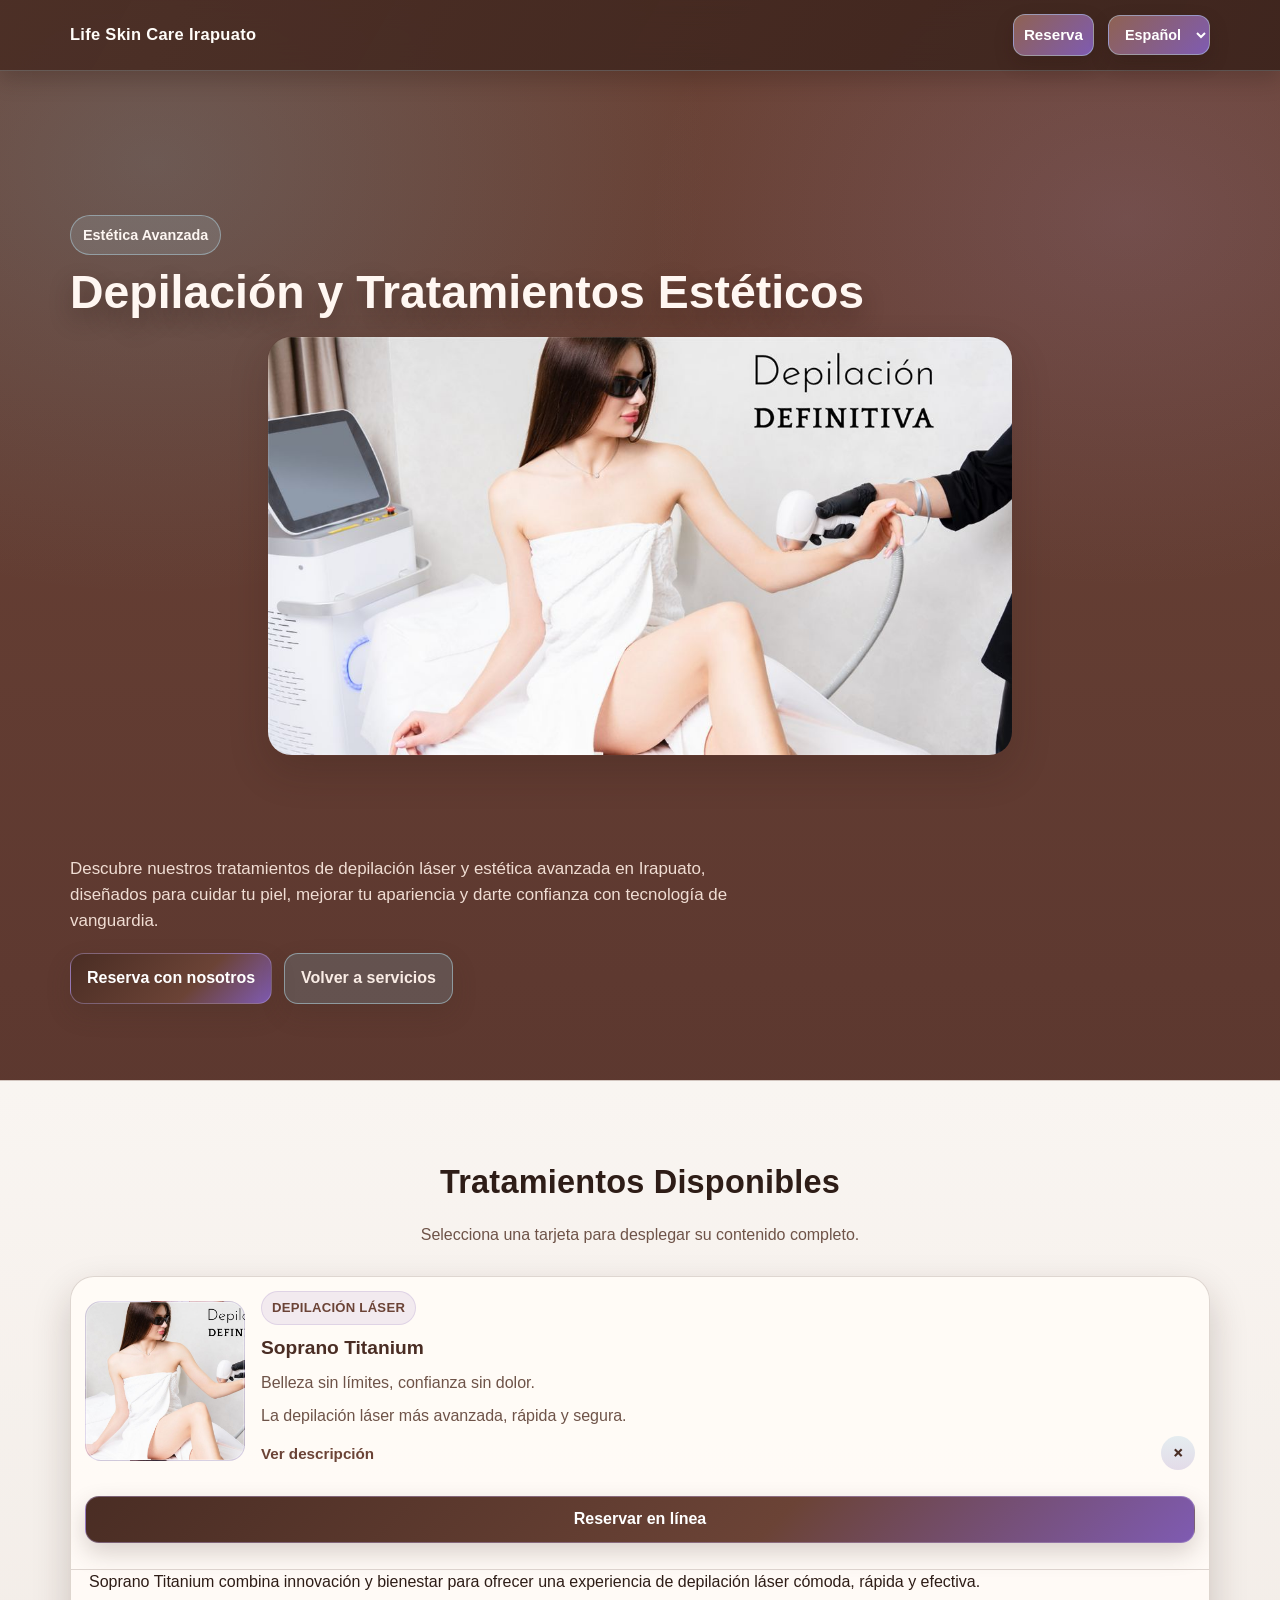
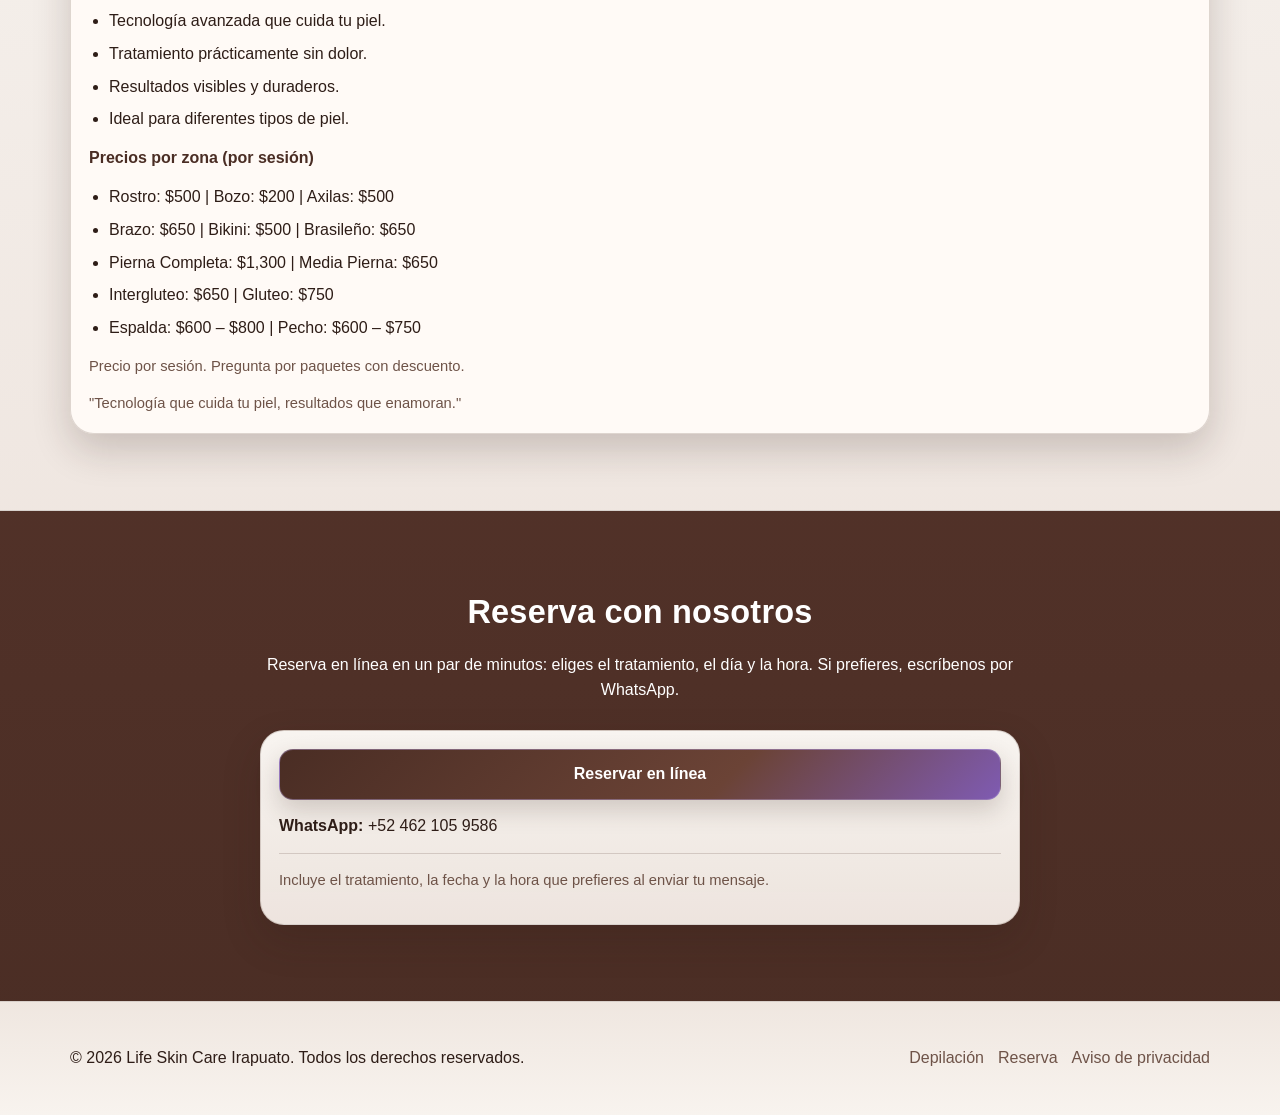
<file: Servicios/Depilacion.html>
<!DOCTYPE html>
<html lang="es">
<head>
  <meta charset="UTF-8" />
  <meta name="viewport" content="width=device-width, initial-scale=1.0" />
  <link rel="icon" type="image/jpeg" href="../images/life_skin_care_color.jpg" />
  <title>Depilación Láser y Tecnología Estética en Irapuato | Life Skin Care</title>
  <meta name="description" content="Depilación láser Soprano Titanium en Life Skin Care Irapuato, Guanajuato. Tecnología avanzada, resultados visibles y duraderos para tu piel." />
  <meta name="robots" content="index, follow" />
  <meta property="og:type" content="website" />
  <meta property="og:title" content="Depilación Láser y Tecnología Estética en Irapuato | Life Skin Care" />
  <meta property="og:description" content="Depilación láser Soprano Titanium en Irapuato, Guanajuato. Tecnología avanzada con resultados visibles y duraderos." />
  <link rel="canonical" href="https://www.lifeskincareirapuato.com/Servicios/Depilacion.html" />
  <meta name="theme-color" content="#4a2d24" />
  <meta property="og:site_name" content="Life Skin Care Irapuato" />
  <meta property="og:url" content="https://www.lifeskincareirapuato.com/Servicios/Depilacion.html" />
  <meta property="og:image" content="https://www.lifeskincareirapuato.com/images/og-image.jpg" />
  <meta property="og:image:width" content="1200" />
  <meta property="og:image:height" content="630" />
  <meta property="og:locale" content="es_MX" />
  <meta name="twitter:card" content="summary_large_image" />
  <meta name="twitter:image" content="https://www.lifeskincareirapuato.com/images/og-image.jpg" />
  <link rel="stylesheet" href="../static/styleservicios.css" />
    <script src="../Servicios/Depilacion.js" defer></script>
    <script src="../static/reserva.js" defer></script>
  <style>
    .services-page {
      padding-top: 72px;
    }

    .services-page .lead {
      max-width: 70ch;
    }

    .service-cards {
      display: grid;
      grid-template-columns: repeat(2, minmax(0, 1fr));
      gap: 18px;
    }

    .service-card--expandable {
      overflow: hidden;
      padding: 0;
      cursor: pointer;
    }

    .service-card__toggle {
      width: 100%;
      display: grid;
      gap: 14px;
      padding: 14px;
      border: 0;
      background: transparent;
      color: inherit;
      text-align: left;
      font: inherit;
      cursor: pointer;
    }

    .service-card__toggle:focus-visible {
      outline: 3px solid rgba(185, 225, 239, 0.42);
      outline-offset: -3px;
      border-radius: var(--radius-lg);
    }

    .service-card__top {
      display: grid;
      grid-template-columns: 160px 1fr;
      gap: 16px;
      align-items: center;
    }

    .service-card__image {
      min-height: 160px;
      border-radius: 16px;
      background-size: cover;
      background-position: center;
      border: 1px solid rgba(127, 91, 178, 0.2);
      box-shadow: inset 0 0 0 1px rgba(255, 255, 255, 0.24);
    }

    .service-card__summary {
      display: grid;
      gap: 8px;
      align-content: center;
    }

    .service-card__summary h3 {
      margin: 0;
      font-size: 1.2rem;
      color: var(--brown-900);
    }

    .service-card__eyebrow {
      display: inline-flex;
      align-items: center;
      gap: 8px;
      width: fit-content;
      padding: 6px 10px;
      border-radius: 999px;
      background: rgba(127, 91, 178, 0.1);
      border: 1px solid rgba(127, 91, 178, 0.16);
      color: var(--brown-700);
      font-size: 0.82rem;
      font-weight: 700;
      letter-spacing: 0.02em;
      text-transform: uppercase;
    }

    .service-card__summary p {
      margin: 0;
      color: var(--muted);
    }

    .service-card__hint {
      display: flex;
      align-items: center;
      justify-content: space-between;
      gap: 12px;
      color: var(--brown-700);
      font-weight: 700;
      font-size: 0.95rem;
    }

    .service-card__icon {
      width: 34px;
      height: 34px;
      display: grid;
      place-items: center;
      border-radius: 50%;
      background: linear-gradient(135deg, rgba(126, 198, 221, 0.2), rgba(127, 91, 178, 0.22));
      color: var(--brown-900);
      font-size: 1.2rem;
      transition: transform 0.2s ease;
    }

    .service-card--expandable.is-open .service-card__icon {
      transform: rotate(45deg);
    }

    .service-card__panel {
      display: grid;
      gap: 14px;
      padding: 0 18px 18px;
      border-top: 1px solid var(--line);
    }

    .service-card__panel[hidden] {
      display: none;
    }

    .service-card__panel p {
      margin: 0;
    }

    .service-card__panel strong {
      color: var(--brown-900);
    }

    .checklist {
      margin: 0;
      padding-left: 20px;
      color: var(--text);
      display: grid;
      gap: 8px;
    }

    .contact-card {
      max-width: 760px;
      margin: 0 auto;
    }

    @media (max-width: 980px) {
      .service-cards {
        grid-template-columns: 1fr;
      }
    }

    @media (max-width: 640px) {
      .services-page {
        padding-top: 56px;
      }

      .service-card__top {
        grid-template-columns: 1fr;
      }

      .service-card__image {
        min-height: 220px;
      }

      .service-card__panel {
        padding: 0 14px 14px;
      }
    }

    @media (prefers-reduced-motion: reduce) {
      .service-card__icon,
      .service-card--expandable {
        transition: none !important;
      }
    }
  </style>
</head>
<body>

  <!-- Top Bar -->
  <header class="topbar">
    <div class="container topbar__inner">
      <a class="brand" href="../index.html#home" aria-label="Life Skin Care Irapuato Home">
        <span class="brand__text">Life Skin Care Irapuato</span>
      </a>

      <nav class="nav" aria-label="Primary navigation">
        <a href="https://reservas.angelgomezp.dev/lifeskin" class="btn btn--sm">Reserva</a>
        <label class="sr-only" for="language-select">Selector de idioma</label>
        <select id="language-select" class="language-select" aria-label="Selector de idioma">
          <option value="es" selected>Español</option>
          <option value="en">English</option>
        </select>
      </nav>
    </div>
  </header>

      <!-- Intro -->
  <main class="services-page">
    <section class="hero hero--gallery">
      <div class="container">
        <div class="section__head section__head--left">
          <p class="pill">Tecnología Estética</p>
          <h1>Depilación y Tecnología</h1>
        </div>
      <div class="page-banner">
        <img src="../images/Depilacion/Depilacion.jpg" alt="Depilación láser Soprano Titanium en Life Skin Care Irapuato" />
      </div>
      </div>
    </section>

    <section class="section intro">
      <div class="container intro__content">
        <p class="lead">
          Depilación láser Soprano Titanium en Irapuato. Tecnología avanzada, tratamiento prácticamente sin dolor y resultados visibles, seguros y duraderos.
        </p>
        <div class="hero__actions">
          <a class="btn" href="https://reservas.angelgomezp.dev/lifeskin">Reserva con nosotros</a>
          <a class="btn btn--ghost" href="../index.html#services">Volver a servicios</a>
        </div>
      </div>
    </section>

        <!-- Masjes Inicio -->
    <section id="depilacion" class="section section--alt">
      <div class="container">
        <div class="section__head">
          <h2>Tratamientos con Tecnología</h2>
          <p class="muted">Selecciona una tarjeta para desplegar su contenido completo.</p>
        </div>

<!-- DEPILACION LASER -->
<article class="service-card service-card--expandable reveal is-visible" data-accordion>
  <button class="service-card__toggle" type="button" aria-expanded="false">
    <div class="service-card__top">
      <div class="service-card__image" style="background-image: url('../images/Depilacion/Depilacion.jpg');"></div>
      <div class="service-card__summary">
        <span class="service-card__eyebrow">Depilación Láser</span>
        <h3>Soprano Titanium</h3>
        <p>Belleza sin límites, confianza sin dolor.</p>
        <p>La depilación láser más avanzada, rápida y segura.</p>
        <div class="service-card__hint">
          <span>Ver descripción</span>
          <span class="service-card__icon" aria-hidden="true">+</span>
        </div>
      </div>
    </div>
  </button>
  <div class="service-card__reserva">
    <a class="btn btn--sm" href="https://reservas.angelgomezp.dev/lifeskin" data-reserva-texto>Reservar en línea</a>
  </div>

  <div class="service-card__panel" hidden>
    <p>
      Soprano Titanium combina innovación y bienestar para ofrecer una experiencia de depilación láser cómoda, rápida y efectiva.
    </p>

    <ul class="checklist">
      <li>Tecnología avanzada que cuida tu piel.</li>
      <li>Tratamiento prácticamente sin dolor.</li>
      <li>Resultados visibles y duraderos.</li>
      <li>Ideal para diferentes tipos de piel.</li>
    </ul>

    <p class="muted"><strong>Precios por zona (por sesión)</strong></p>
    <ul class="checklist price-list">
      <li>Rostro: $500 | Bozo: $200 | Axilas: $500</li>
      <li>Brazo: $650 | Bikini: $500 | Brasileño: $650</li>
      <li>Pierna Completa: $1,300 | Media Pierna: $650</li>
      <li>Intergluteo: $650 | Gluteo: $750</li>
      <li>Espalda: $600 – $800 | Pecho: $600 – $750</li>
    </ul>
    <p class="muted small price-note">Precio por sesión. Pregunta por paquetes con descuento.</p>

    <p class="muted small">
      “Tecnología que cuida tu piel, resultados que enamoran.”
    </p>
  </div>
</article>

        </div>
      </div>
    </section>


    <!-- Reserva -->
    <section id="contact" class="section">
      <div class="container">
        <div class="contact-card">
          <div class="section__head">
            <h2>Reserva con nosotros</h2>
            <p class="muted">
              Reserva en línea en un par de minutos: eliges el tratamiento, el día y la hora. Si prefieres, escríbenos por WhatsApp.
            </p>
          </div>

          <div class="card contact__card">
            <a class="btn contact__reserva" href="https://reservas.angelgomezp.dev/lifeskin" data-reserva-texto>Reservar en línea</a>
            <div class="contact__line">
            </div>
            <div class="contact__line">
              <strong>WhatsApp:</strong>
              <a href="https://wa.me/524621059586" target="_blank" rel="noopener">+52 462 105 9586</a>
            </div>
            <div class="divider"></div>
            <p class="muted small">
              Incluye el masaje, la fecha y la hora que prefieres al enviar tu mensaje.
            </p>
          </div>
        </div>
      </div>
    </section>
  </main>

      <!-- Footer -->
  <footer class="footer">
    <div class="container footer__inner">
      <p>&copy; <span id="year"></span> Life Skin Care Irapuato. Todos los derechos reservados.</p>
      <div class="footer__links">
        <a href="#depilacion">Depilación</a>
        <a href="#contact">Reserva</a>
        <a href="../aviso-de-privacidad.html">Aviso de privacidad</a>
      </div>
    </div>
  </footer>

  <script>
    document.addEventListener("DOMContentLoaded", () => {
      const cards = Array.from(document.querySelectorAll("[data-accordion]"));

      const setOpenState = (card, open) => {
        const trigger = card.querySelector(".service-card__toggle");
        const panel = card.querySelector(".service-card__panel");

        card.classList.toggle("is-open", open);
        trigger.setAttribute("aria-expanded", open ? "true" : "false");
        panel.hidden = !open;
      };

      cards.forEach((card, index) => {
        const trigger = card.querySelector(".service-card__toggle");
        setOpenState(card, index === 0);

        trigger.addEventListener("click", () => {
          const isOpen = trigger.getAttribute("aria-expanded") === "true";

          cards.forEach((item) => setOpenState(item, false));
          if (!isOpen) setOpenState(card, true);
        });
      });

      const year = document.getElementById("year");
      if (year) year.textContent = String(new Date().getFullYear());
    });
  </script>
</body>
</html>
</file>
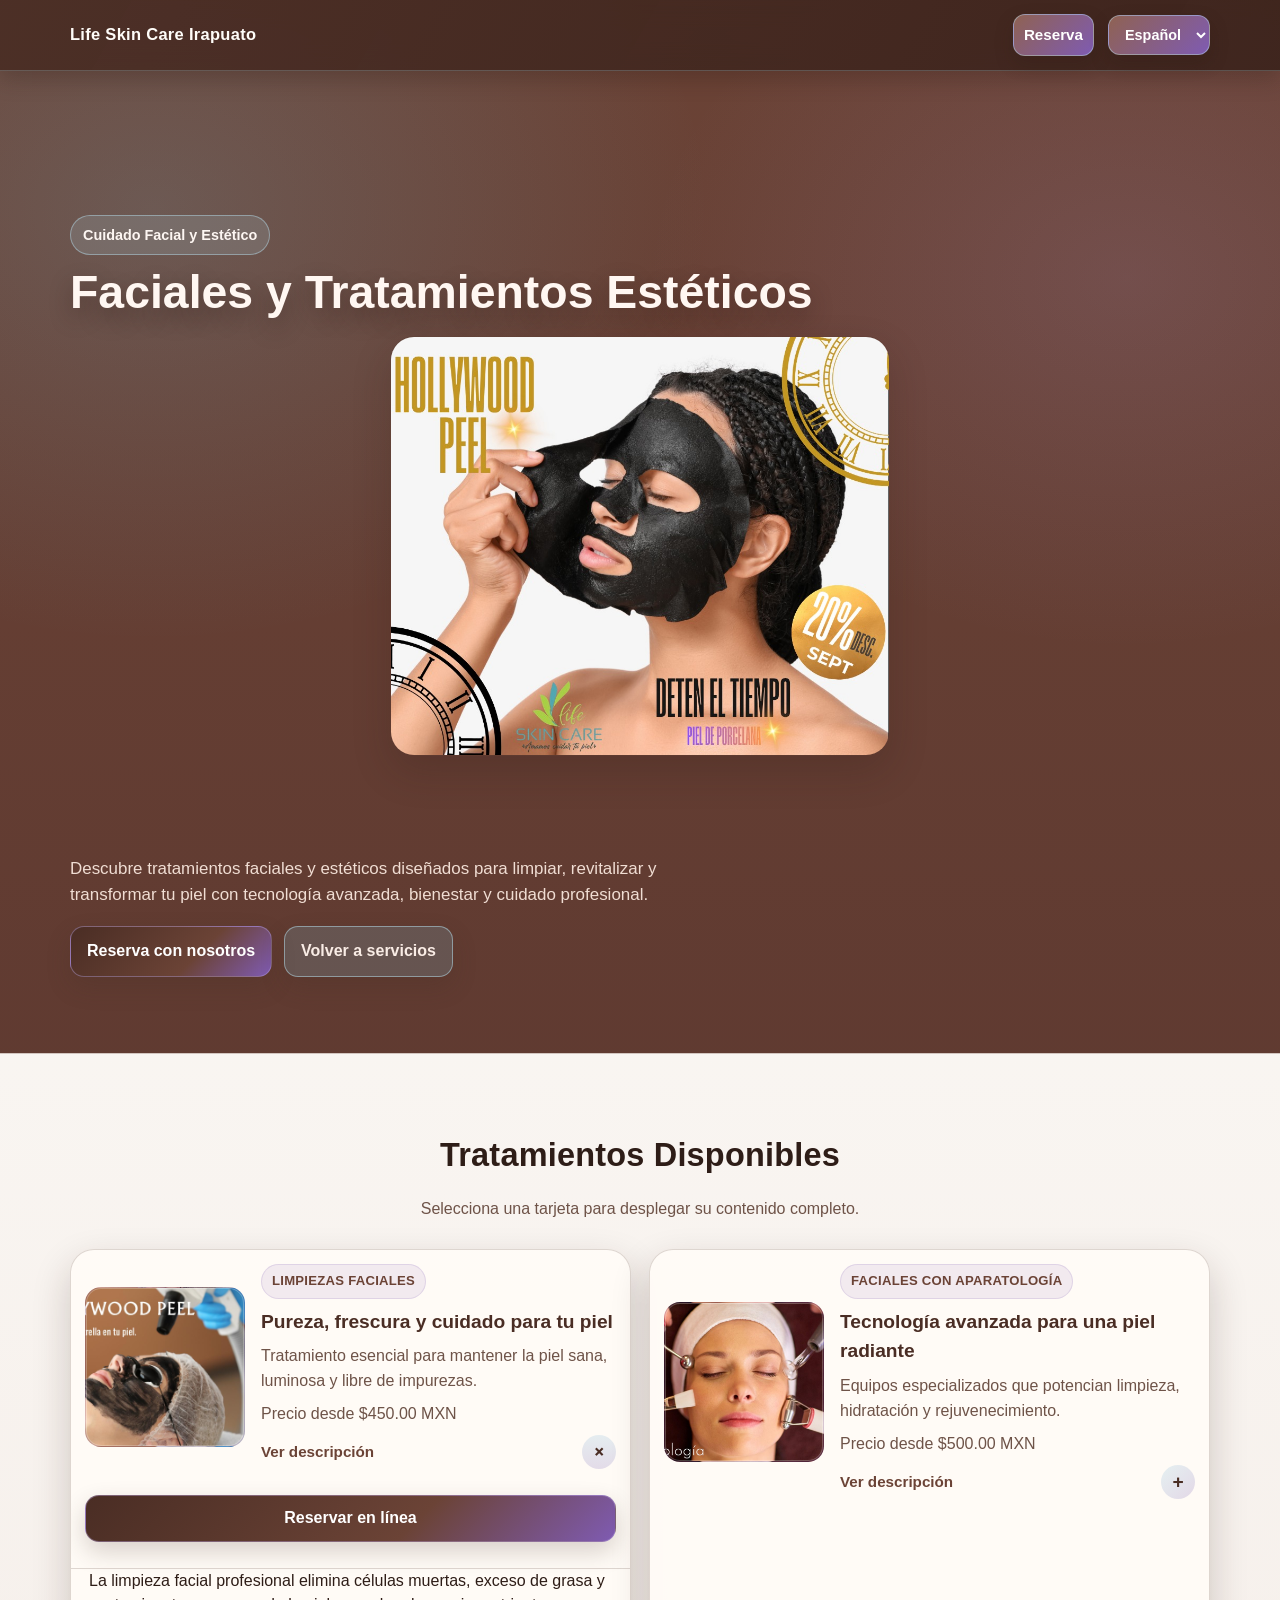
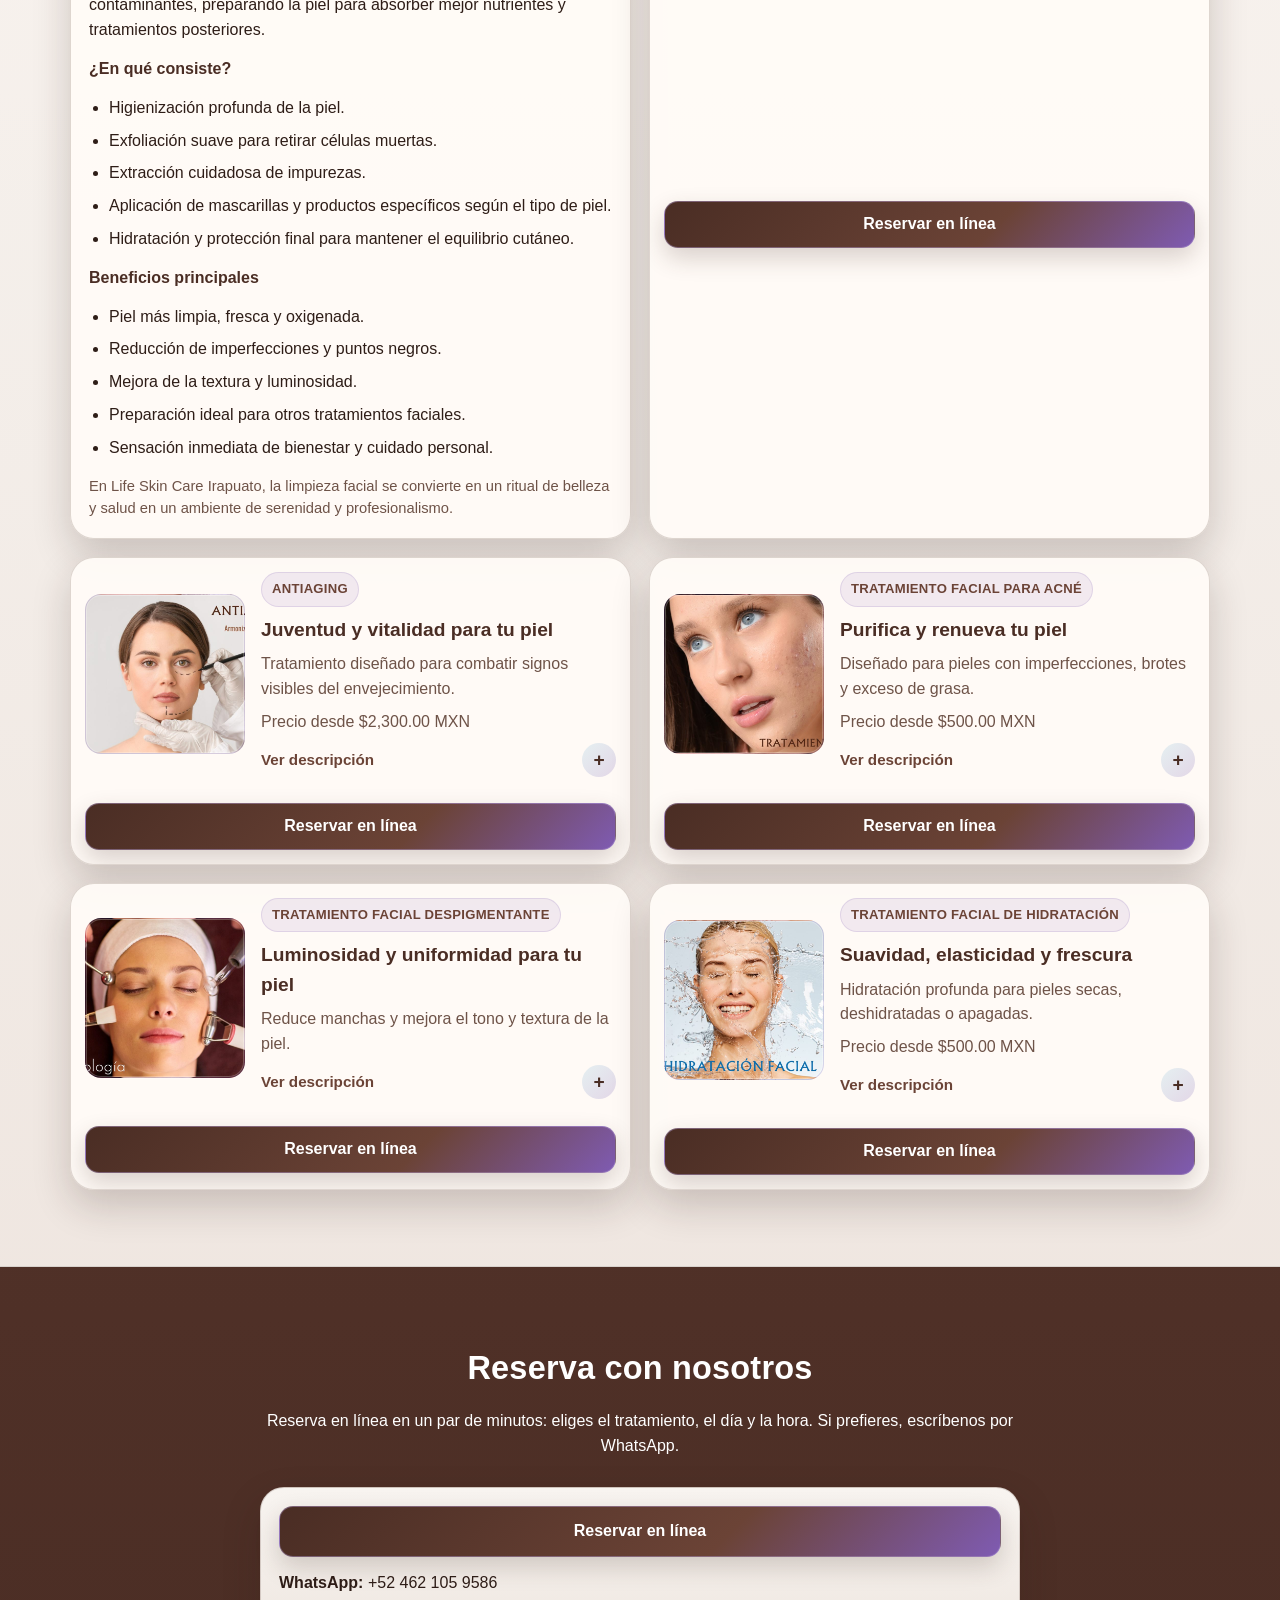
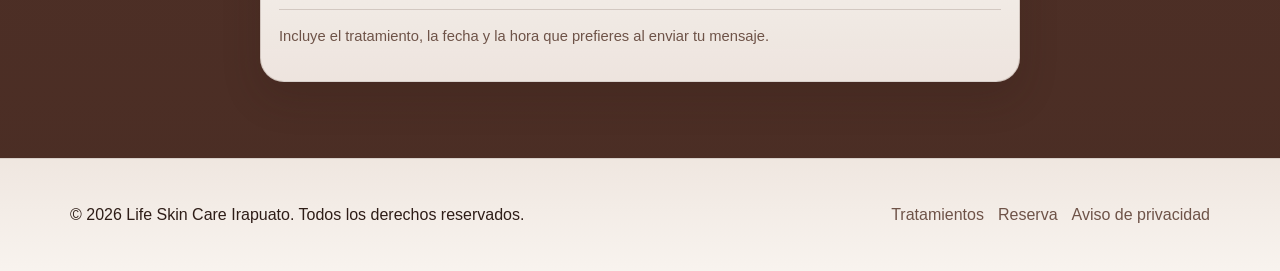
<file: Servicios/Faciales.html>
<!DOCTYPE html>
<html lang="es">
<head>
  <meta charset="UTF-8" />
  <meta name="viewport" content="width=device-width, initial-scale=1.0" />
  <link rel="icon" type="image/jpeg" href="../images/life_skin_care_color.jpg" />
  <title>Faciales, Aparatología y Tratamientos Antiaging en Irapuato | Life Skin Care</title>
  <meta name="description" content="Limpiezas faciales, faciales con aparatología, tratamientos antiaging, para acné, despigmentante e hidratación en Life Skin Care Irapuato, Guanajuato. Cuida y transforma tu piel." />
  <meta name="robots" content="index, follow" />
  <meta property="og:type" content="website" />
  <meta property="og:title" content="Faciales y Tratamientos Estéticos en Irapuato | Life Skin Care" />
  <meta property="og:description" content="Limpiezas faciales, aparatología avanzada, antiaging, acné, despigmentante e hidratación en Irapuato, Guanajuato. Cuida y transforma tu piel." />
  <link rel="canonical" href="https://www.lifeskincareirapuato.com/Servicios/Faciales.html" />
  <meta name="theme-color" content="#4a2d24" />
  <meta property="og:site_name" content="Life Skin Care Irapuato" />
  <meta property="og:url" content="https://www.lifeskincareirapuato.com/Servicios/Faciales.html" />
  <meta property="og:image" content="https://www.lifeskincareirapuato.com/images/og-image.jpg" />
  <meta property="og:image:width" content="1200" />
  <meta property="og:image:height" content="630" />
  <meta property="og:locale" content="es_MX" />
  <meta name="twitter:card" content="summary_large_image" />
  <meta name="twitter:image" content="https://www.lifeskincareirapuato.com/images/og-image.jpg" />
  <link rel="stylesheet" href="../static/styleservicios.css" />
    <script src="../Servicios/Faciales.js" defer></script>
    <script src="../static/reserva.js" defer></script>
  <style>
    .services-page {
      padding-top: 72px;
    }

    .services-page .lead {
      max-width: 70ch;
    }

    .service-cards {
      display: grid;
      grid-template-columns: repeat(2, minmax(0, 1fr));
      gap: 18px;
    }

    .service-card--expandable {
      overflow: hidden;
      padding: 0;
      cursor: pointer;
    }

    .service-card__toggle {
      width: 100%;
      display: grid;
      gap: 14px;
      padding: 14px;
      border: 0;
      background: transparent;
      color: inherit;
      text-align: left;
      font: inherit;
      cursor: pointer;
    }

    .service-card__toggle:focus-visible {
      outline: 3px solid rgba(185, 225, 239, 0.42);
      outline-offset: -3px;
      border-radius: var(--radius-lg);
    }

    .service-card__top {
      display: grid;
      grid-template-columns: 160px 1fr;
      gap: 16px;
      align-items: center;
    }

    .service-card__image {
      min-height: 160px;
      border-radius: 16px;
      background-size: cover;
      background-position: center;
      border: 1px solid rgba(127, 91, 178, 0.2);
      box-shadow: inset 0 0 0 1px rgba(255, 255, 255, 0.24);
    }

    .service-card__summary {
      display: grid;
      gap: 8px;
      align-content: center;
    }

    .service-card__summary h3 {
      margin: 0;
      font-size: 1.2rem;
      color: var(--brown-900);
    }

    .service-card__eyebrow {
      display: inline-flex;
      align-items: center;
      gap: 8px;
      width: fit-content;
      padding: 6px 10px;
      border-radius: 999px;
      background: rgba(127, 91, 178, 0.1);
      border: 1px solid rgba(127, 91, 178, 0.16);
      color: var(--brown-700);
      font-size: 0.82rem;
      font-weight: 700;
      letter-spacing: 0.02em;
      text-transform: uppercase;
    }

    .service-card__summary p {
      margin: 0;
      color: var(--muted);
    }

    .service-card__hint {
      display: flex;
      align-items: center;
      justify-content: space-between;
      gap: 12px;
      color: var(--brown-700);
      font-weight: 700;
      font-size: 0.95rem;
    }

    .service-card__icon {
      width: 34px;
      height: 34px;
      display: grid;
      place-items: center;
      border-radius: 50%;
      background: linear-gradient(135deg, rgba(126, 198, 221, 0.2), rgba(127, 91, 178, 0.22));
      color: var(--brown-900);
      font-size: 1.2rem;
      transition: transform 0.2s ease;
    }

    .service-card--expandable.is-open .service-card__icon {
      transform: rotate(45deg);
    }

    .service-card__panel {
      display: grid;
      gap: 14px;
      padding: 0 18px 18px;
      border-top: 1px solid var(--line);
    }

    .service-card__panel[hidden] {
      display: none;
    }

    .service-card__panel p {
      margin: 0;
    }

    .service-card__panel strong {
      color: var(--brown-900);
    }

    .checklist {
      margin: 0;
      padding-left: 20px;
      color: var(--text);
      display: grid;
      gap: 8px;
    }

    .contact-card {
      max-width: 760px;
      margin: 0 auto;
    }

    @media (max-width: 980px) {
      .service-cards {
        grid-template-columns: 1fr;
      }
    }

    @media (max-width: 640px) {
      .services-page {
        padding-top: 56px;
      }

      .service-card__top {
        grid-template-columns: 1fr;
      }

      .service-card__image {
        min-height: 220px;
      }

      .service-card__panel {
        padding: 0 14px 14px;
      }
    }

    @media (prefers-reduced-motion: reduce) {
      .service-card__icon,
      .service-card--expandable {
        transition: none !important;
      }
    }
  </style>
</head>
<body>

  <!-- Top Bar -->
  <header class="topbar">
    <div class="container topbar__inner">
      <a class="brand" href="../index.html#home" aria-label="Life Skin Care Irapuato Home">
        <span class="brand__text">Life Skin Care Irapuato</span>
      </a>

      <nav class="nav" aria-label="Primary navigation">
        <a href="https://reservas.angelgomezp.dev/lifeskin" class="btn btn--sm">Reserva</a>
        <label class="sr-only" for="language-select">Selector de idioma</label>
        <select id="language-select" class="language-select" aria-label="Selector de idioma">
          <option value="es" selected>Español</option>
          <option value="en">English</option>
        </select>
      </nav>
    </div>
  </header>

      <!-- Intro -->
  <main class="services-page">
    <section class="hero hero--gallery">
      <div class="container">
        <div class="section__head section__head--left">
          <p class="pill">Cuidado Facial y Estético</p>
          <h1>Faciales y Tratamientos Estéticos</h1>
        </div>
      <div class="page-banner">
        <img src="../images/Promociones/Hollywood_Peel_Sep.jpeg" alt="Promoción de Hollywood Peel en Life Skin Care Irapuato" />
      </div>
      </div>
    </section>

    <section class="section intro">
      <div class="container intro__content">
        <p class="lead">
          Descubre tratamientos faciales y estéticos diseñados para limpiar, revitalizar y transformar tu piel con tecnología avanzada, bienestar y cuidado profesional.
        </p>
        <div class="hero__actions">
          <a class="btn" href="https://reservas.angelgomezp.dev/lifeskin">Reserva con nosotros</a>
          <a class="btn btn--ghost" href="../index.html#services">Volver a servicios</a>
        </div>
      </div>
    </section>

        <!-- Faciales y estética Inicio -->
    <section id="faciales" class="section section--alt">
      <div class="container">
        <div class="section__head">
          <h2>Tratamientos Disponibles</h2>
          <p class="muted">Selecciona una tarjeta para desplegar su contenido completo.</p>
        </div>

            <!-- Faciales Servicios -->

<!-- LIMPIEZA FACIAL -->
        <div class="service-cards">
          <article class="service-card service-card--expandable reveal is-visible" data-accordion>
            <button class="service-card__toggle" type="button" aria-expanded="true">
              <div class="service-card__top">
                <div class="service-card__image" style="background-image: url('../images/Faciales/Hollywood_Peel.jpeg');"></div>
                <div class="service-card__summary">
                  <span class="service-card__eyebrow">Limpiezas Faciales</span>
                  <h3>Pureza, frescura y cuidado para tu piel</h3>
                  <p>Tratamiento esencial para mantener la piel sana, luminosa y libre de impurezas.</p>
                  <p>Precio desde $450.00 MXN</p>
                  <div class="service-card__hint">
                    <span>Ver descripción</span>
                    <span class="service-card__icon" aria-hidden="true">+</span>
                  </div>
                </div>
              </div>
            </button>
            <div class="service-card__reserva">
              <a class="btn btn--sm" href="https://reservas.angelgomezp.dev/lifeskin?servicio=limpieza" data-reserva-texto>Reservar en línea</a>
            </div>
            <div class="service-card__panel">
              <p>
                La limpieza facial profesional elimina células muertas, exceso de grasa y contaminantes, preparando la piel para absorber mejor nutrientes y tratamientos posteriores.
              </p>
              <p class="muted"><strong>¿En qué consiste?</strong></p>
              <ul class="checklist">
                <li>Higienización profunda de la piel.</li>
                <li>Exfoliación suave para retirar células muertas.</li>
                <li>Extracción cuidadosa de impurezas.</li>
                <li>Aplicación de mascarillas y productos específicos según el tipo de piel.</li>
                <li>Hidratación y protección final para mantener el equilibrio cutáneo.</li>
              </ul>
              <p class="muted"><strong>Beneficios principales</strong></p>
              <ul class="checklist">
                <li>Piel más limpia, fresca y oxigenada.</li>
                <li>Reducción de imperfecciones y puntos negros.</li>
                <li>Mejora de la textura y luminosidad.</li>
                <li>Preparación ideal para otros tratamientos faciales.</li>
                <li>Sensación inmediata de bienestar y cuidado personal.</li>
              </ul>
              <p class="muted small">
                En Life Skin Care Irapuato, la limpieza facial se convierte en un ritual de belleza y salud en un ambiente de serenidad y profesionalismo.
              </p>
            </div>
          </article>

<!-- APARATOLOGIA -->
          <article class="service-card service-card--expandable reveal is-visible" data-accordion>
            <button class="service-card__toggle" type="button" aria-expanded="false">
              <div class="service-card__top">
                <div class="service-card__image" style="background-image: url('../images/Faciales/Aparatos.jpg');"></div>
                <div class="service-card__summary">
                  <span class="service-card__eyebrow">Faciales con Aparatología</span>
                  <h3>Tecnología avanzada para una piel radiante</h3>
                  <p>Equipos especializados que potencian limpieza, hidratación y rejuvenecimiento.</p>
                  <p>Precio desde $500.00 MXN</p>
                  <div class="service-card__hint">
                    <span>Ver descripción</span>
                    <span class="service-card__icon" aria-hidden="true">+</span>
                  </div>
                </div>
              </div>
            </button>
            <div class="service-card__reserva">
              <a class="btn btn--sm" href="https://reservas.angelgomezp.dev/lifeskin?servicio=aparatologia" data-reserva-texto>Reservar en línea</a>
            </div>
            <div class="service-card__panel" hidden>
              <p>
                Los faciales con aparatología combinan técnicas profesionales con tecnología de vanguardia para ofrecer soluciones personalizadas según cada tipo de piel.
              </p>
              <p class="muted"><strong>¿En qué consisten?</strong></p>
              <ul class="checklist">
                <li>Uso de equipos como radiofrecuencia, ultrasonido, microdermoabrasión y alta frecuencia.</li>
                <li>Tratamientos adaptados para signos de envejecimiento, acné, manchas y deshidratación.</li>
                <li>Aplicación de productos dermocosméticos potenciados con aparatología.</li>
                <li>Sesiones seguras y efectivas realizadas por profesionales capacitados.</li>
              </ul>
              <p class="muted"><strong>Beneficios principales</strong></p>
              <ul class="checklist">
                <li>Rejuvenecimiento y firmeza de la piel.</li>
                <li>Reducción de líneas de expresión y arrugas.</li>
                <li>Mejora de textura, luminosidad y tono cutáneo.</li>
                <li>Tratamiento eficaz de imperfecciones y problemas específicos.</li>
                <li>Resultados visibles y duraderos.</li>
              </ul>
              <p class="muted small">
                La unión perfecta entre ciencia y estética para transformar tu piel y realzar tu belleza natural.
              </p>
            </div>
          </article>

<!-- ANTIAGING -->
          <article class="service-card service-card--expandable reveal is-visible" data-accordion>
            <button class="service-card__toggle" type="button" aria-expanded="false">
              <div class="service-card__top">
                <div class="service-card__image" style="background-image: url('../images/Faciales/Antiaging.jpg');"></div>
                <div class="service-card__summary">
                  <span class="service-card__eyebrow">Antiaging</span>
                  <h3>Juventud y vitalidad para tu piel</h3>
                  <p>Tratamiento diseñado para combatir signos visibles del envejecimiento.</p>
                  <p>Precio desde $2,300.00 MXN</p>
                  <div class="service-card__hint">
                    <span>Ver descripción</span>
                    <span class="service-card__icon" aria-hidden="true">+</span>
                  </div>
                </div>
              </div>
            </button>
            <div class="service-card__reserva">
              <a class="btn btn--sm" href="https://reservas.angelgomezp.dev/lifeskin?servicio=antiaging" data-reserva-texto>Reservar en línea</a>
            </div>
            <div class="service-card__panel" hidden>
              <p>
                El tratamiento antiaging ayuda a restaurar la firmeza, mejorar la luminosidad y estimular la regeneración celular mediante técnicas avanzadas y productos especializados.
              </p>
              <p class="muted"><strong>¿En qué consiste?</strong></p>
              <ul class="checklist">
                <li>Limpieza profunda y preparación de la piel.</li>
                <li>Aplicación de activos antioxidantes y reafirmantes.</li>
                <li>Uso de aparatología especializada para potenciar resultados.</li>
                <li>Masajes faciales que favorecen la circulación y oxigenación.</li>
                <li>Hidratación intensiva y protección final.</li>
              </ul>
              <p class="muted"><strong>Beneficios principales</strong></p>
              <ul class="checklist">
                <li>Reducción de líneas de expresión y arrugas.</li>
                <li>Mejora de la firmeza y elasticidad cutánea.</li>
                <li>Piel más luminosa, uniforme y revitalizada.</li>
                <li>Prevención del envejecimiento prematuro.</li>
                <li>Sensación inmediata de frescura y bienestar.</li>
              </ul>
              <p class="muted small">
                Un ritual de belleza y cuidado integral pensado para devolverle a tu piel su juventud y resplandor natural.
              </p>
            </div>
          </article>

<!-- ACNE -->
          <article class="service-card service-card--expandable reveal is-visible" data-accordion>
            <button class="service-card__toggle" type="button" aria-expanded="false">
              <div class="service-card__top">
                <div class="service-card__image" style="background-image: url('../images/Faciales/Acne.jpg');"></div>
                <div class="service-card__summary">
                  <span class="service-card__eyebrow">Tratamiento Facial para Acné</span>
                  <h3>Purifica y renueva tu piel</h3>
                  <p>Diseñado para pieles con imperfecciones, brotes y exceso de grasa.</p>
                  <p>Precio desde $500.00 MXN</p>
                  <div class="service-card__hint">
                    <span>Ver descripción</span>
                    <span class="service-card__icon" aria-hidden="true">+</span>
                  </div>
                </div>
              </div>
            </button>
            <div class="service-card__reserva">
              <a class="btn btn--sm" href="https://reservas.angelgomezp.dev/lifeskin?servicio=acne" data-reserva-texto>Reservar en línea</a>
            </div>
            <div class="service-card__panel" hidden>
              <p>
                Purifica y renueva tu piel con nuestro tratamiento facial especializado para acné. Diseñado para pieles con imperfecciones, brotes y exceso de grasa, este procedimiento ayuda a limpiar profundamente los poros, controlar la producción de sebo y disminuir la inflamación causada por el acné. Ideal para adolescentes y adultos que buscan una piel más limpia, uniforme y saludable.
              </p>
              <ul class="checklist">
                <li>Limpieza profunda y desintoxicación facial.</li>
                <li>Ayuda a reducir puntos negros y brotes activos.</li>
                <li>Controla el exceso de grasa y brillo facial.</li>
                <li>Favorece la regeneración y recuperación de la piel.</li>
              </ul>
              <p class="muted small">
                En nuestro spa utilizamos productos especializados y técnicas suaves que ayudan a mejorar la apariencia de la piel sin irritarla, brindando una experiencia relajante y efectiva.
              </p>
            </div>
          </article>

<!-- DESPIGMENTANTE -->
          <article class="service-card service-card--expandable reveal is-visible" data-accordion>
            <button class="service-card__toggle" type="button" aria-expanded="false">
              <div class="service-card__top">
                <div class="service-card__image" style="background-image: url('../images/Faciales/Aparatos.jpg');"></div>
                <div class="service-card__summary">
                  <span class="service-card__eyebrow">Tratamiento Facial Despigmentante</span>
                  <h3>Luminosidad y uniformidad para tu piel</h3>
                  <p>Reduce manchas y mejora el tono y textura de la piel.</p>
                  <div class="service-card__hint">
                    <span>Ver descripción</span>
                    <span class="service-card__icon" aria-hidden="true">+</span>
                  </div>
                </div>
              </div>
            </button>
            <div class="service-card__reserva">
              <a class="btn btn--sm" href="https://reservas.angelgomezp.dev/lifeskin?servicio=despigmentante" data-reserva-texto>Reservar en línea</a>
            </div>
            <div class="service-card__panel" hidden>
              <p>
                Devuelve luminosidad y uniformidad a tu piel con nuestro tratamiento despigmentante facial. Este procedimiento está diseñado para disminuir manchas ocasionadas por el sol, acné, edad o cambios hormonales, ayudando a mejorar el tono y textura de la piel. Ideal para quienes desean una piel más uniforme, radiante y rejuvenecida.
              </p>
              <ul class="checklist">
                <li>Ayuda a reducir manchas y marcas visibles.</li>
                <li>Unifica el tono de la piel de manera progresiva.</li>
                <li>Aporta luminosidad y frescura al rostro.</li>
                <li>Favorece una apariencia más joven y saludable.</li>
              </ul>
              <p class="muted small">
                Cada sesión combina ingredientes despigmentantes y técnicas profesionales que ayudan a revitalizar la piel mientras disfrutas de un momento de relajación y bienestar.
              </p>
            </div>
          </article>

<!-- HIDRATACION FACIAL -->
          <article class="service-card service-card--expandable reveal is-visible" data-accordion>
            <button class="service-card__toggle" type="button" aria-expanded="false">
              <div class="service-card__top">
                <div class="service-card__image" style="background-image: url('../images/Faciales/Hidratacion_Facial.jpg');"></div>
                <div class="service-card__summary">
                  <span class="service-card__eyebrow">Tratamiento Facial de Hidratación</span>
                  <h3>Suavidad, elasticidad y frescura</h3>
                  <p>Hidratación profunda para pieles secas, deshidratadas o apagadas.</p>
                  <p>Precio desde $500.00 MXN</p>
                  <div class="service-card__hint">
                    <span>Ver descripción</span>
                    <span class="service-card__icon" aria-hidden="true">+</span>
                  </div>
                </div>
              </div>
            </button>
            <div class="service-card__reserva">
              <a class="btn btn--sm" href="https://reservas.angelgomezp.dev/lifeskin?servicio=hidratacion" data-reserva-texto>Reservar en línea</a>
            </div>
            <div class="service-card__panel" hidden>
              <p>
                Recupera la suavidad, elasticidad y frescura de tu piel con nuestro tratamiento facial de hidratación profunda. Diseñado para pieles secas, deshidratadas o apagadas, este facial ayuda a restaurar la humedad natural del rostro y proteger la barrera cutánea. Ideal para quienes buscan una piel más luminosa, suave y revitalizada.
              </p>
              <ul class="checklist">
                <li>Hidratación profunda y nutrición facial.</li>
                <li>Mejora la elasticidad y suavidad de la piel.</li>
                <li>Ayuda a reducir la sensación de resequedad y tirantez.</li>
                <li>Aporta luminosidad y apariencia saludable al rostro.</li>
              </ul>
              <p class="muted small">
                En cada sesión utilizamos productos hidratantes de alta calidad y técnicas relajantes que brindan bienestar mientras tu piel recupera su equilibrio natural.
              </p>
            </div>
          </article>
        </div>
      </div>
    </section>


    <!-- Reserva -->
    <section id="contact" class="section">
      <div class="container">
        <div class="contact-card">
          <div class="section__head">
            <h2>Reserva con nosotros</h2>
            <p class="muted">
              Reserva en línea en un par de minutos: eliges el tratamiento, el día y la hora. Si prefieres, escríbenos por WhatsApp.
            </p>
          </div>

          <div class="card contact__card">
            <a class="btn contact__reserva" href="https://reservas.angelgomezp.dev/lifeskin" data-reserva-texto>Reservar en línea</a>
            <div class="contact__line">
            </div>
            <div class="contact__line">
              <strong>WhatsApp:</strong>
              <a href="https://wa.me/524621059586" target="_blank" rel="noopener">+52 462 105 9586</a>
            </div>
            <div class="divider"></div>
            <p class="muted small">
              Incluye el tratamiento, la fecha y la hora que prefieres al enviar tu mensaje.
            </p>
          </div>
        </div>
      </div>
    </section>
  </main>

      <!-- Footer -->
  <footer class="footer">
    <div class="container footer__inner">
      <p>&copy; <span id="year"></span> Life Skin Care Irapuato. Todos los derechos reservados.</p>
      <div class="footer__links">
        <a href="#faciales">Tratamientos</a>
        <a href="#contact">Reserva</a>
        <a href="../aviso-de-privacidad.html">Aviso de privacidad</a>
      </div>
    </div>
  </footer>

  <script>
    document.addEventListener("DOMContentLoaded", () => {
      const cards = Array.from(document.querySelectorAll("[data-accordion]"));

      const setOpenState = (card, open) => {
        const trigger = card.querySelector(".service-card__toggle");
        const panel = card.querySelector(".service-card__panel");

        card.classList.toggle("is-open", open);
        trigger.setAttribute("aria-expanded", open ? "true" : "false");
        panel.hidden = !open;
      };

      cards.forEach((card, index) => {
        const trigger = card.querySelector(".service-card__toggle");
        setOpenState(card, index === 0);

        trigger.addEventListener("click", () => {
          const isOpen = trigger.getAttribute("aria-expanded") === "true";

          cards.forEach((item) => setOpenState(item, false));
          if (!isOpen) setOpenState(card, true);
        });
      });

      const year = document.getElementById("year");
      if (year) year.textContent = String(new Date().getFullYear());
    });
  </script>
</body>
</html>
</file>
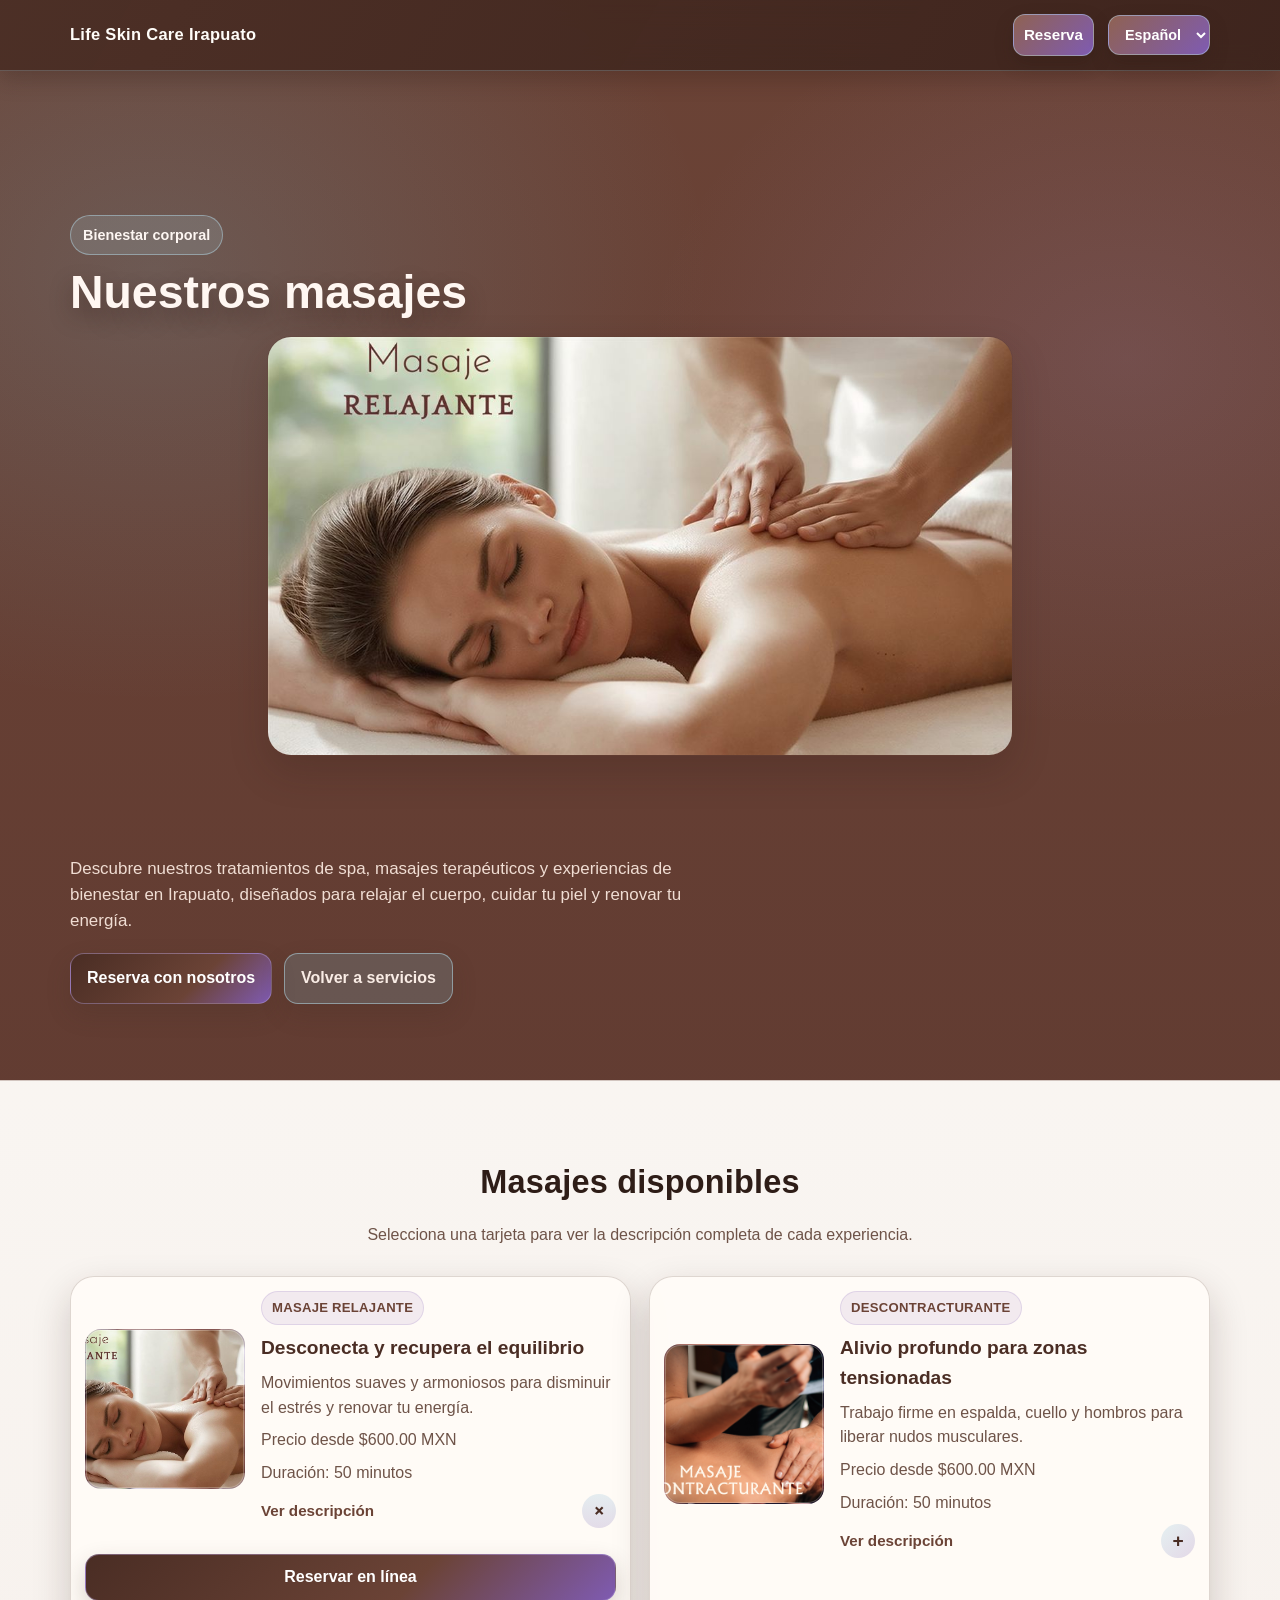
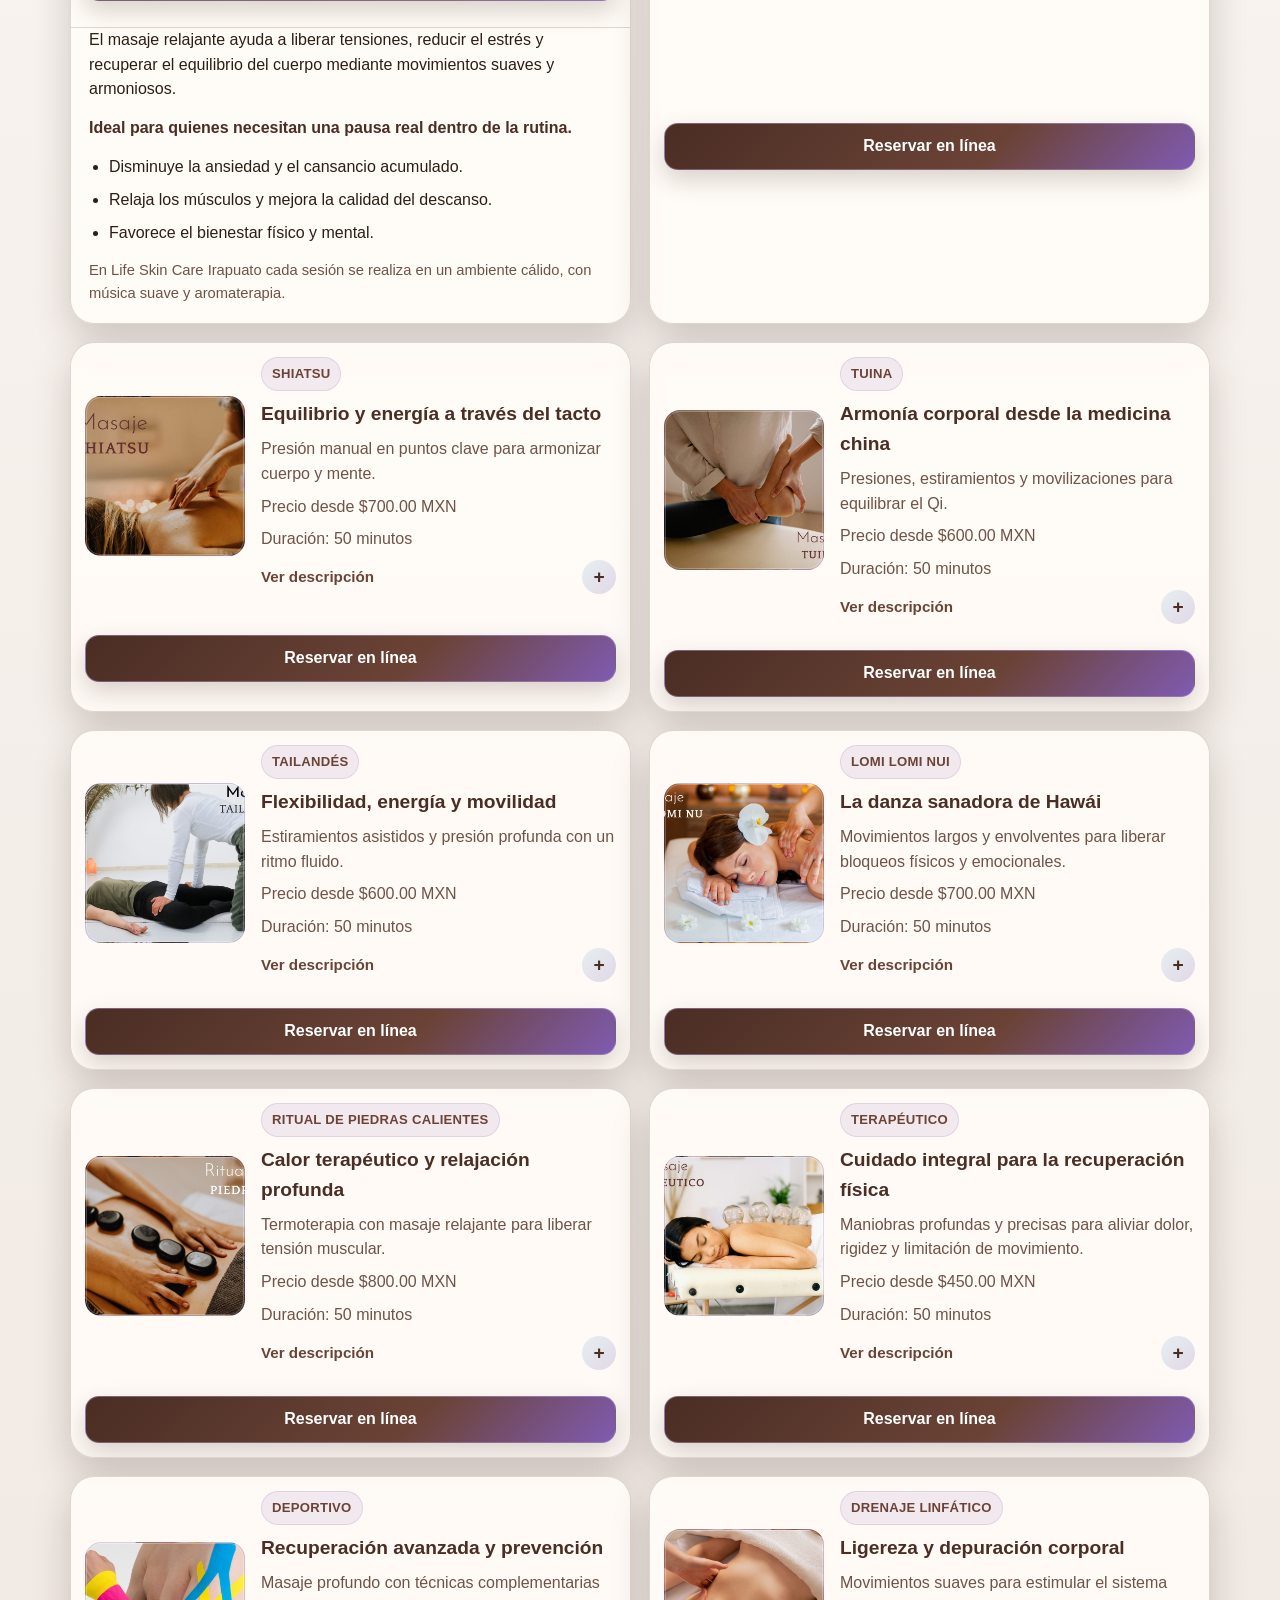
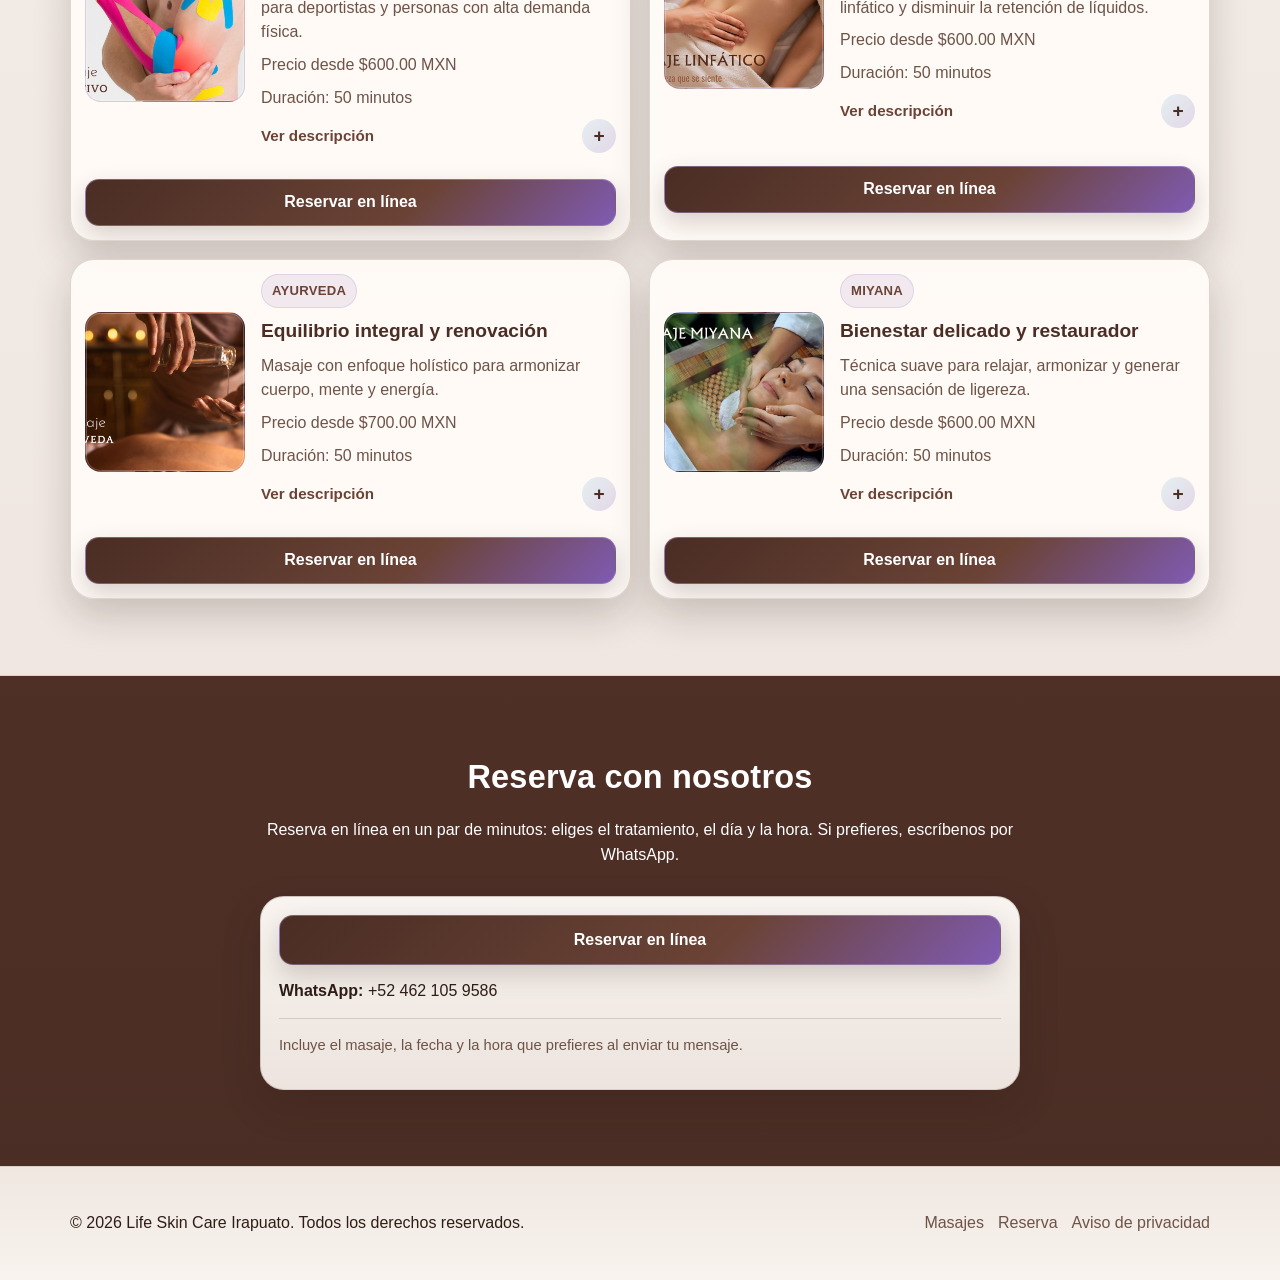
<file: Servicios/Masajes.html>
<!DOCTYPE html>
<html lang="es">
<head>
  <meta charset="UTF-8" />
  <meta name="viewport" content="width=device-width, initial-scale=1.0" />
  <link rel="icon" type="image/jpeg" href="../images/life_skin_care_color.jpg" />
  <title>Masajes Terapéuticos y Relajantes en Irapuato | Life Skin Care</title>
  <meta name="description" content="Masajes relajantes, terapéuticos, deportivos, Shiatsu, Lomi Lomi, piedras calientes y más en Life Skin Care Irapuato, Guanajuato. Especialistas en bienestar corporal. ¡Reserva tu cita hoy!" />
  <meta name="robots" content="index, follow" />
  <meta property="og:type" content="website" />
  <meta property="og:title" content="Masajes Terapéuticos y Relajantes en Irapuato | Life Skin Care" />
  <meta property="og:description" content="Masajes relajantes, terapéuticos, deportivos, Shiatsu, Lomi Lomi y más. Especialistas en bienestar corporal en Irapuato, Guanajuato." />
  <link rel="canonical" href="https://www.lifeskincareirapuato.com/Servicios/Masajes.html" />
  <meta name="theme-color" content="#4a2d24" />
  <meta property="og:site_name" content="Life Skin Care Irapuato" />
  <meta property="og:url" content="https://www.lifeskincareirapuato.com/Servicios/Masajes.html" />
  <meta property="og:image" content="https://www.lifeskincareirapuato.com/images/og-image.jpg" />
  <meta property="og:image:width" content="1200" />
  <meta property="og:image:height" content="630" />
  <meta property="og:locale" content="es_MX" />
  <meta name="twitter:card" content="summary_large_image" />
  <meta name="twitter:image" content="https://www.lifeskincareirapuato.com/images/og-image.jpg" />
  <link rel="stylesheet" href="../static/styleservicios.css" />
    <script src="../Servicios/Masajes.js" defer></script>
    <script src="../static/reserva.js" defer></script>
  <style>
    .services-page {
      padding-top: 72px;
    }

    .services-page .lead {
      max-width: 70ch;
    }

    .service-cards {
      display: grid;
      grid-template-columns: repeat(2, minmax(0, 1fr));
      gap: 18px;
    }

    .service-card--expandable {
      overflow: hidden;
      padding: 0;
      cursor: pointer;
    }

    .service-card__toggle {
      width: 100%;
      display: grid;
      gap: 14px;
      padding: 14px;
      border: 0;
      background: transparent;
      color: inherit;
      text-align: left;
      font: inherit;
      cursor: pointer;
    }

    .service-card__toggle:focus-visible {
      outline: 3px solid rgba(185, 225, 239, 0.42);
      outline-offset: -3px;
      border-radius: var(--radius-lg);
    }

    .service-card__top {
      display: grid;
      grid-template-columns: 160px 1fr;
      gap: 16px;
      align-items: center;
    }

    .service-card__image {
      min-height: 160px;
      border-radius: 16px;
      background-size: cover;
      background-position: center;
      border: 1px solid rgba(127, 91, 178, 0.2);
      box-shadow: inset 0 0 0 1px rgba(255, 255, 255, 0.24);
    }

    .service-card__summary {
      display: grid;
      gap: 8px;
      align-content: center;
    }

    .service-card__summary h3 {
      margin: 0;
      font-size: 1.2rem;
      color: var(--brown-900);
    }

    .service-card__eyebrow {
      display: inline-flex;
      align-items: center;
      gap: 8px;
      width: fit-content;
      padding: 6px 10px;
      border-radius: 999px;
      background: rgba(127, 91, 178, 0.1);
      border: 1px solid rgba(127, 91, 178, 0.16);
      color: var(--brown-700);
      font-size: 0.82rem;
      font-weight: 700;
      letter-spacing: 0.02em;
      text-transform: uppercase;
    }

    .service-card__summary p {
      margin: 0;
      color: var(--muted);
    }

    .service-card__hint {
      display: flex;
      align-items: center;
      justify-content: space-between;
      gap: 12px;
      color: var(--brown-700);
      font-weight: 700;
      font-size: 0.95rem;
    }

    .service-card__icon {
      width: 34px;
      height: 34px;
      display: grid;
      place-items: center;
      border-radius: 50%;
      background: linear-gradient(135deg, rgba(126, 198, 221, 0.2), rgba(127, 91, 178, 0.22));
      color: var(--brown-900);
      font-size: 1.2rem;
      transition: transform 0.2s ease;
    }

    .service-card--expandable.is-open .service-card__icon {
      transform: rotate(45deg);
    }

    .service-card__panel {
      display: grid;
      gap: 14px;
      padding: 0 18px 18px;
      border-top: 1px solid var(--line);
    }

    .service-card__panel[hidden] {
      display: none;
    }

    .service-card__panel p {
      margin: 0;
    }

    .service-card__panel strong {
      color: var(--brown-900);
    }

    .checklist {
      margin: 0;
      padding-left: 20px;
      color: var(--text);
      display: grid;
      gap: 8px;
    }

    .contact-card {
      max-width: 760px;
      margin: 0 auto;
    }

    @media (max-width: 980px) {
      .service-cards {
        grid-template-columns: 1fr;
      }
    }

    @media (max-width: 640px) {
      .services-page {
        padding-top: 56px;
      }

      .service-card__top {
        grid-template-columns: 1fr;
      }

      .service-card__image {
        min-height: 220px;
      }

      .service-card__panel {
        padding: 0 14px 14px;
      }
    }

    @media (prefers-reduced-motion: reduce) {
      .service-card__icon,
      .service-card--expandable {
        transition: none !important;
      }
    }
  </style>
</head>
<body>

  <!-- Top Bar -->
  <header class="topbar">
    <div class="container topbar__inner">
      <a class="brand" href="../index.html#home" aria-label="Life Skin Care Irapuato Home">
        <span class="brand__text">Life Skin Care Irapuato</span>
      </a>

      <nav class="nav" aria-label="Primary navigation">
        <a href="https://reservas.angelgomezp.dev/lifeskin" class="btn btn--sm">Reserva</a>
        <label class="sr-only" for="language-select">Selector de idioma</label>
        <select id="language-select" class="language-select" aria-label="Selector de idioma">
          <option value="es" selected>Español</option>
          <option value="en">English</option>
        </select>
      </nav>
    </div>
  </header>

      <!-- Intro -->
  <main class="services-page">
    <section class="hero hero--gallery">
      <div class="container">
        <div class="section__head section__head--left">
          <p class="pill">Bienestar Corporal</p>
          <h1>Nuestros Masajes</h1>
        </div>
      <div class="page-banner">
        <img src="../images/Masajes/Relajante.jpg" alt="Masajes relajantes y terapéuticos en Life Skin Care Irapuato" />
      </div>
      </div>
    </section>

    <section class="section intro">
      <div class="container intro__content">
        <p class="lead">
          Descubre nuestros tratamientos de spa, masajes terapéuticos y faciales en Irapuato, diseñados para mejorar tu bienestar, cuidar tu piel y renovar tu energía.
        </p>
        <div class="hero__actions">
          <a class="btn" href="https://reservas.angelgomezp.dev/lifeskin">Reserva con nosotros</a>
          <a class="btn btn--ghost" href="../index.html#services">Volver a servicios</a>
        </div>
      </div>
    </section>

        <!-- Masjes Inicio -->
    <section id="masajes" class="section section--alt">
      <div class="container">
        <div class="section__head">
          <h2>Masajes Disponibles</h2>
          <p class="muted">Selecciona una tarjeta para desplegar su contenido completo.</p>
        </div>

            <!-- Masajes Servicios -->
        <div class="service-cards">
          <article class="service-card service-card--expandable reveal is-visible" data-accordion>
            <button class="service-card__toggle" type="button" aria-expanded="true">
              <div class="service-card__top">
                <div class="service-card__image" style="background-image: url('../images/Masajes/Relajante.jpg');"></div>
                <div class="service-card__summary">
                  <span class="service-card__eyebrow">Masaje relajante</span>
                  <h3>Desconecta y recupera equilibrio</h3>
                  <p>Movimientos suaves y armoniosos para disminuir estres y renovar energia.</p>
                  <p>Precio desde $600.00 MXN</p>
                  <p>Duración 50 minutos</p>
                  <div class="service-card__hint">
                    <span>Ver descripción</span>
                    <span class="service-card__icon" aria-hidden="true">+</span>
                  </div>
                </div>
              </div>
            </button>
            <div class="service-card__reserva">
              <a class="btn btn--sm" href="https://reservas.angelgomezp.dev/lifeskin?servicio=relajante" data-reserva-texto>Reservar en línea</a>
            </div>
            <div class="service-card__panel">
              <p>
El masaje relajante ayuda a liberar tensiones, reducir el estrés y recuperar el equilibrio del cuerpo mediante movimientos suaves y armoniosos.              </p>
              <p class="muted"><strong>Ideal para quienes buscan una pausa real dentro de la rutina.</strong></p>
              <ul class="checklist">
                <li>Disminuye ansiedad y cansancio acumulado.</li>
                <li>Relaja musculos y mejora la calidad del descanso.</li>
                <li>Genera bienestar físico y mental.</li>
              </ul>
              <p class="muted small">
              En Life Skin Care Irapuato cada sesión se realiza en un ambiente cálido con música suave y aromaterapia.              </p>
            </div>
          </article>

          <article class="service-card service-card--expandable reveal is-visible" data-accordion>
            <button class="service-card__toggle" type="button" aria-expanded="false">
              <div class="service-card__top">
                <div class="service-card__image" style="background-image: url('../images/Masajes/Descontracturante.png');"></div>
                <div class="service-card__summary">
                  <span class="service-card__eyebrow">Descontracturante</span>
                  <h3>Alivio profundo para zonas tensionadas</h3>
                  <p>Trabajo firme en espalda, cuello y hombros para liberar nudos musculares.</p>
                  <p>Precio desde $600.00 MXN</p>
                  <p>Duración 50 minutos</p>
                  <div class="service-card__hint">
                    <span>Ver descripción</span>
                    <span class="service-card__icon" aria-hidden="true">+</span>
                  </div>
                </div>
              </div>
            </button>
            <div class="service-card__reserva">
              <a class="btn btn--sm" href="https://reservas.angelgomezp.dev/lifeskin?servicio=descontracturante" data-reserva-texto>Reservar en línea</a>
            </div>
            <div class="service-card__panel" hidden>
              <p>
Este masaje trabaja zonas de mayor rigidez como espalda, cuello y hombros mediante técnicas profundas que liberan contracturas y mejoran la movilidad.
              </p>
              <ul class="checklist">
                <li>Maniobras firmes y profundas para liberar contracturas.</li>
                <li>Favorece la circulacion y la oxigenacion de los tejidos.</li>
                <li>Contribuye a mejorar postura, movilidad y descanso.</li>
                <li>Reduce dolor y fatiga muscular de forma inmediata.</li>
              </ul>
              <p class="muted small">Se realiza con precision terapeutica y un enfoque totalmente personalizado.</p>
            </div>
          </article>

          <article class="service-card service-card--expandable reveal is-visible" data-accordion>
            <button class="service-card__toggle" type="button" aria-expanded="false">
              <div class="service-card__top">
                <div class="service-card__image" style="background-image: url('../images/Masajes/Shiatsu.jpg');"></div>
                <div class="service-card__summary">
                  <span class="service-card__eyebrow">Shiatsu</span>
                  <h3>Equilibrio y energia a traves del tacto</h3>
                  <p>Presion manual en puntos clave para armonizar cuerpo y mente.</p>
                  <p>Precio desde $700.00 MXN</p>
                  <p>Duración 50 minutos</p>
                  <div class="service-card__hint">
                    <span>Ver descripción</span>
                    <span class="service-card__icon" aria-hidden="true">+</span>
                  </div>
                </div>
              </div>
            </button>
            <div class="service-card__reserva">
              <a class="btn btn--sm" href="https://reservas.angelgomezp.dev/lifeskin?servicio=shiatsu" data-reserva-texto>Reservar en línea</a>
            </div>
            <div class="service-card__panel" hidden>
              <p>
                El Shiatsu utiliza presión con dedos y palmas en puntos específicos del cuerpo para equilibrar la energía vital y aliviar tensiones.
              </p>
              <ul class="checklist">
                <li>Se aplica con dedos, palmas y manos en puntos estrategicos.</li>
                <li>Estimula circulacion energetica y sanguinea.</li>
                <li>Ayuda a reducir estres, ansiedad y molestias musculares.</li>
                <li>Se realiza sin aceites y con ropa comoda.</li>
              </ul>
              <p class="muted small">Una experiencia de tradicion oriental con enfoque relajante y terapeutico.</p>
            </div>
          </article>

          <article class="service-card service-card--expandable reveal is-visible" data-accordion>
            <button class="service-card__toggle" type="button" aria-expanded="false">
              <div class="service-card__top">
                <div class="service-card__image" style="background-image: url('../images/Masajes/Tuina.jpg');"></div>
                <div class="service-card__summary">
                  <span class="service-card__eyebrow">Tuina</span>
                  <h3>Armonia corporal desde la medicina china</h3>
                  <p>Presiones, estiramientos y movilizaciones para equilibrar el Qi.</p>
                  <p>Precio desde $600.00 MXN</p>
                  <p>Duración 50 minutos</p>
                  <div class="service-card__hint">
                    <span>Ver descripción</span>
                    <span class="service-card__icon" aria-hidden="true">+</span>
                  </div>
                </div>
              </div>
            </button>
            <div class="service-card__reserva">
              <a class="btn btn--sm" href="https://reservas.angelgomezp.dev/lifeskin?servicio=tuina" data-reserva-texto>Reservar en línea</a>
            </div>
            <div class="service-card__panel" hidden>
              <p>
El masaje Tuina combina presiones, estiramientos y movilizaciones para estimular el flujo de energía (Qi) y mejorar la salud integral.
              </p>
              <ul class="checklist">
                <li>Trabaja puntos energeticos, articulaciones y tejidos blandos.</li>
                <li>Estimula el flujo de energia a traves de meridianos.</li>
                <li>Mejora circulacion, sistema linfatico y movilidad.</li>
                <li>Apoya procesos de recuperacion fisica y estres cronico.</li>
              </ul>
              <p class="muted small">La intensidad se ajusta de acuerdo con las necesidades de cada paciente.</p>
            </div>
          </article>

          <article class="service-card service-card--expandable reveal is-visible" data-accordion>
            <button class="service-card__toggle" type="button" aria-expanded="false">
              <div class="service-card__top">
                <div class="service-card__image" style="background-image: url('../images/Masajes/Tailandes.jpg');"></div>
                <div class="service-card__summary">
                  <span class="service-card__eyebrow">Tailandes</span>
                  <h3>Flexibilidad, energia y movilidad</h3>
                  <p>Estiramientos asistidos y presion profunda con ritmo fluido.</p>
                  <p>Precio desde $600.00 MXN</p>
                  <p>Duración 50 minutos</p>
                  <div class="service-card__hint">
                    <span>Ver descripción</span>
                    <span class="service-card__icon" aria-hidden="true">+</span>
                  </div>
                </div>
              </div>
            </button>
            <div class="service-card__reserva">
              <a class="btn btn--sm" href="https://reservas.angelgomezp.dev/lifeskin?servicio=tailandes" data-reserva-texto>Reservar en línea</a>
            </div>
            <div class="service-card__panel" hidden>
              <p>
Técnica ancestral que combina estiramientos asistidos similares al yoga con presiones profundas.
              </p>
              <ul class="checklist">
                <li>Mejora flexibilidad, postura y movilidad articular.</li>
                <li>Estimula sistema circulatorio y linfatico.</li>
                <li>Reduce estres fisico y mental.</li>
                <li>Activa el flujo energetico del cuerpo.</li>
              </ul>
              <p class="muted small">Ideal para quienes buscan una experiencia mas activa y terapeutica.</p>
            </div>
          </article>

          <article class="service-card service-card--expandable reveal is-visible" data-accordion>
            <button class="service-card__toggle" type="button" aria-expanded="false">
              <div class="service-card__top">
                <div class="service-card__image" style="background-image: url('../images/Masajes/Lomi.jpg');"></div>
                <div class="service-card__summary">
                  <span class="service-card__eyebrow">Lomi Lomi Nui</span>
                  <h3>La danza sanadora de Hawai</h3>
                  <p>Movimientos largos y envolventes para liberar bloqueos fisicos y emocionales.</p>
                  <p>Precio desde $700.00 MXN</p>
                  <p>Duración 50 minutos</p>
                  <div class="service-card__hint">
                    <span>Ver descripción</span>
                    <span class="service-card__icon" aria-hidden="true">+</span>
                  </div>
                </div>
              </div>
            </button>
            <div class="service-card__reserva">
              <a class="btn btn--sm" href="https://reservas.angelgomezp.dev/lifeskin?servicio=lomi" data-reserva-texto>Reservar en línea</a>
            </div>
            <div class="service-card__panel" hidden>
              <p>
Técnica tradicional de Hawái caracterizada por movimientos largos y fluidos que relajan cuerpo y mente.
              </p>
              <ul class="checklist">
                <li>Promueve relajacion profunda y renovacion interior.</li>
                <li>Libera tensiones musculares y emocionales.</li>
                <li>Estimula circulacion y energia vital.</li>
                <li>Integra cuerpo, mente y espiritu en una sola experiencia.</li>
              </ul>
              <p class="muted small">Una propuesta sensorial envolvente inspirada en el ritmo del mar.</p>
            </div>
          </article>

          <article class="service-card service-card--expandable reveal is-visible" data-accordion>
            <button class="service-card__toggle" type="button" aria-expanded="false">
              <div class="service-card__top">
                <div class="service-card__image" style="background-image: url('../images/Masajes/Piedras.jpg');"></div>
                <div class="service-card__summary">
                  <span class="service-card__eyebrow">Ritual de Piedras Calientes</span>
                  <h3>Calor terapeutico y relajacion profunda</h3>
                  <p>Termoterapia con masaje relajante para soltar tension muscular.</p>
                  <p>Precio desde $800.00 MXN</p>
                  <p>Duración 50 minutos</p>
                  <div class="service-card__hint">
                    <span>Ver descripción</span>
                    <span class="service-card__icon" aria-hidden="true">+</span>
                  </div>
                </div>
              </div>
            </button>
            <div class="service-card__reserva">
              <a class="btn btn--sm" href="https://reservas.angelgomezp.dev/lifeskin?servicio=piedras" data-reserva-texto>Reservar en línea</a>
            </div>
            <div class="service-card__panel" hidden>
              <p>
Utiliza 37 piedras volcánicas calientes colocadas en puntos estratégicos del cuerpo para liberar tensiones musculares.
              </p>
              <ul class="checklist">
                <li>Relajacion muscular intensa y sostenida.</li>
                <li>Reduccion del estres y la ansiedad.</li>
                <li>Mejora de circulacion y oxigenacion corporal.</li>
                <li>Sensacion de equilibrio fisico y energetico.</li>
              </ul>
              <p class="muted small">Una opcion ideal para quien busca descanso profundo con un componente termico.</p>
            </div>
          </article>

          <article class="service-card service-card--expandable reveal is-visible" data-accordion>
            <button class="service-card__toggle" type="button" aria-expanded="false">
              <div class="service-card__top">
                <div class="service-card__image" style="background-image: url('../images/Masajes/Terapeutico.jpg');"></div>
                <div class="service-card__summary">
                  <span class="service-card__eyebrow">TerapÉutico</span>
                  <h3>Cuidado integral para recuperacion fisica</h3>
                  <p>Maniobras profundas y precisas para dolor, rigidez y movilidad.</p>
                  <p>Precio desde $450.00 MXN</p>
                  <p>Duración 50 minutos</p>
                  <div class="service-card__hint">
                    <span>Ver descripción</span>
                    <span class="service-card__icon" aria-hidden="true">+</span>
                  </div>
                </div>
              </div>
            </button>
            <div class="service-card__reserva">
              <a class="btn btn--sm" href="https://reservas.angelgomezp.dev/lifeskin?servicio=terapeutico" data-reserva-texto>Reservar en línea</a>
            </div>
            <div class="service-card__panel" hidden>
              <p>
Combina técnicas profundas para tratar lesiones, contracturas y mejorar la movilidad.
              </p>
              <ul class="checklist">
                <li>Trabaja musculos y tejidos blandos con objetivo clinico.</li>
                <li>Ayuda a mejorar postura y movilidad.</li>
                <li>Reduce fatiga y molestias articulares.</li>
                <li>Apoya rehabilitacion y prevencion de recaidas.</li>
              </ul>
              <p class="muted small">Combina alivio inmediato con una intencion terapeutica clara.</p>
            </div>
          </article>

          <article class="service-card service-card--expandable reveal is-visible" data-accordion>
            <button class="service-card__toggle" type="button" aria-expanded="false">
              <div class="service-card__top">
                <div class="service-card__image" style="background-image: url('../images/Masajes/Deportivo.jpg');"></div>
                <div class="service-card__summary">
                  <span class="service-card__eyebrow">Deportivo</span>
                  <h3>Recuperacion avanzada y prevencion</h3>
                  <p>Masaje profundo con tecnicas complementarias para deportistas y alta demanda fisica.</p>
                  <p>Precio desde $600.00 MXN</p>
                  <p>Duración 50 minutos</p>
                  <div class="service-card__hint">
                    <span>Ver descripción</span>
                    <span class="service-card__icon" aria-hidden="true">+</span>
                  </div>
                </div>
              </div>
            </button>
            <div class="service-card__reserva">
              <a class="btn btn--sm" href="https://reservas.angelgomezp.dev/lifeskin?servicio=deportivo" data-reserva-texto>Reservar en línea</a>
            </div>
            <div class="service-card__panel" hidden>
              <p>
Masaje especializado para deportistas que puede incluir técnicas como ventosas, acupuntura, moxas y vendaje neuromuscular.
              </p>
              <ul class="checklist">
                <li>Acelera recuperacion despues del esfuerzo fisico.</li>
                <li>Reduce dolor muscular y articular.</li>
                <li>Mejora movilidad, flexibilidad y rendimiento.</li>
                <li>Ayuda a prevenir lesiones y mantener soporte funcional.</li>
              </ul>
              <p class="muted small">Enfoque integral para cuerpos sometidos a exigencia fisica constante.</p>
            </div>
          </article>

          <article class="service-card service-card--expandable reveal is-visible" data-accordion>
            <button class="service-card__toggle" type="button" aria-expanded="false">
              <div class="service-card__top">
                <div class="service-card__image" style="background-image: url('../images/Masajes/Drenaje.jpg');"></div>
                <div class="service-card__summary">
                  <span class="service-card__eyebrow">Drenaje Linfático</span>
                  <h3>Ligereza y depuracion corporal</h3>
                  <p>Movimientos suaves para estimular el sistema linfatico y disminuir retencion.</p>
                  <p>Precio desde $600.00 MXN</p>
                  <p>Duración 50 minutos</p>
                  <div class="service-card__hint">
                    <span>Ver descripción</span>
                    <span class="service-card__icon" aria-hidden="true">+</span>
                  </div>
                </div>
              </div>
            </button>
            <div class="service-card__reserva">
              <a class="btn btn--sm" href="https://reservas.angelgomezp.dev/lifeskin?servicio=drenaje" data-reserva-texto>Reservar en línea</a>
            </div>
            <div class="service-card__panel" hidden>
              <p>
                Tecnica delicada y precisa que favorece la eliminacion de toxinas y liquidos retenidos,
                brindando una sensacion marcada de ligereza.
              </p>
              <ul class="checklist">
                <li>Reduce hinchazon y retencion de liquidos.</li>
                <li>Mejora la circulacion linfatica y sanguinea.</li>
                <li>Apoya procesos postquirurgicos y recuperacion estetica.</li>
                <li>Ofrece relajacion profunda sin maniobras invasivas.</li>
              </ul>
              <p class="muted small">Se adapta a cada necesidad con una ejecucion suave y profesional.</p>
            </div>
          </article>

           <article class="service-card service-card--expandable reveal is-visible" data-accordion>
            <button class="service-card__toggle" type="button" aria-expanded="false">
              <div class="service-card__top">
                <div class="service-card__image" style="background-image: url('../images/Masajes/Ayurveda.jpg');"></div>
                <div class="service-card__summary">
                  <span class="service-card__eyebrow">Ayurveda</span>
                  <h3>Armonía y equilibrio desde la India</h3>
                  <p>Técnica holística con aceites tibios y movimientos envolventes para equilibrar cuerpo, mente y espíritu.</p>
                  <p>Precio desde $700.00 MXN</p>
                  <p>Duración 50 minutos</p>
                  <div class="service-card__hint">
                    <span>Ver descripción</span>
                    <span class="service-card__icon" aria-hidden="true">+</span>
                  </div>
                </div>
              </div>
            </button>
            <div class="service-card__reserva">
              <a class="btn btn--sm" href="https://reservas.angelgomezp.dev/lifeskin?servicio=ayurveda" data-reserva-texto>Reservar en línea</a>
            </div>
            <div class="service-card__panel" hidden>
              <p>
                Masaje Ayurveda originario de la India que utiliza aceites tibios y movimientos envolventes para armonizar el cuerpo, la mente y el espíritu según los principios de la medicina ayurvédica.
              </p>
              <ul class="checklist">
                <li>Equilibra los doshas (energías vitales) del cuerpo.</li>
                <li>Nutre la piel con aceites naturales especializados.</li>
                <li>Profunda relajación física y mental.</li>
                <li>Estimula la circulación y desintoxicación natural.</li>
              </ul>
              <p class="muted small">Una experiencia sensorial única que conecta tradición milenaria con bienestar contemporáneo.</p>
            </div>
          </article>

           <article class="service-card service-card--expandable reveal is-visible" data-accordion>
            <button class="service-card__toggle" type="button" aria-expanded="false">
              <div class="service-card__top">
                <div class="service-card__image" style="background-image: url('../images/Masajes/Miyana.jpg');"></div>
                <div class="service-card__summary">
                  <span class="service-card__eyebrow">Miyana</span>
                  <h3>Relajación profunda y reconexión interior</h3>
                  <p>Técnica de masaje que combina movimientos rítmicos y trabajo energético para restaurar el equilibrio.</p>
                  <p>Precio desde $600.00 MXN</p>
                  <p>Duración 50 minutos</p>
                  <div class="service-card__hint">
                    <span>Ver descripción</span>
                    <span class="service-card__icon" aria-hidden="true">+</span>
                  </div>
                </div>
              </div>
            </button>
            <div class="service-card__reserva">
              <a class="btn btn--sm" href="https://reservas.angelgomezp.dev/lifeskin?servicio=miyana" data-reserva-texto>Reservar en línea</a>
            </div>
            <div class="service-card__panel" hidden>
              <p>
                Técnica de masaje que integra movimientos rítmicos y fluidos con trabajo en puntos energéticos, buscando restaurar el equilibrio físico y emocional del cuerpo.
              </p>
              <ul class="checklist">
                <li>Favorece la relajación profunda y el descanso reparador.</li>
                <li>Reduce la tensión muscular acumulada.</li>
                <li>Promueve el equilibrio energético y emocional.</li>
                <li>Estimula la circulación y el bienestar general.</li>
              </ul>
              <p class="muted small">Una experiencia personalizada que se adapta a las necesidades físicas y emocionales de cada persona.</p>
            </div>
          </article>
        </div>
      </div>
    </section>


    <!-- Reserva -->
    <section id="contact" class="section">
      <div class="container">
        <div class="contact-card">
          <div class="section__head">
            <h2>Reserva con nosotros</h2>
            <p class="muted">
              Reserva en línea en un par de minutos: eliges el tratamiento, el día y la hora. Si prefieres, escríbenos por WhatsApp.
            </p>
          </div>

          <div class="card contact__card">
            <a class="btn contact__reserva" href="https://reservas.angelgomezp.dev/lifeskin" data-reserva-texto>Reservar en línea</a>
            <div class="contact__line">
            </div>
            <div class="contact__line">
              <strong>WhatsApp:</strong>
              <a href="https://wa.me/524621059586" target="_blank" rel="noopener">+52 462 105 9586</a>
            </div>
            <div class="divider"></div>
            <p class="muted small">
              Incluye el masaje, la fecha y la hora que prefieres al enviar tu mensaje.
            </p>
          </div>
        </div>
      </div>
    </section>
  </main>

      <!-- Footer -->
  <footer class="footer">
    <div class="container footer__inner">
      <p>&copy; <span id="year"></span> Life Skin Care Irapuato. Todos los derechos reservados.</p>
      <div class="footer__links">
        <a href="#masajes">Masajes</a>
        <a href="#contact">Reserva</a>
        <a href="../aviso-de-privacidad.html">Aviso de privacidad</a>
      </div>
    </div>
  </footer>

  <script>
    document.addEventListener("DOMContentLoaded", () => {
      const cards = Array.from(document.querySelectorAll("[data-accordion]"));

      const setOpenState = (card, open) => {
        const trigger = card.querySelector(".service-card__toggle");
        const panel = card.querySelector(".service-card__panel");

        card.classList.toggle("is-open", open);
        trigger.setAttribute("aria-expanded", open ? "true" : "false");
        panel.hidden = !open;
      };

      cards.forEach((card, index) => {
        const trigger = card.querySelector(".service-card__toggle");
        setOpenState(card, index === 0);

        trigger.addEventListener("click", () => {
          const isOpen = trigger.getAttribute("aria-expanded") === "true";

          cards.forEach((item) => setOpenState(item, false));
          if (!isOpen) setOpenState(card, true);
        });
      });

      const year = document.getElementById("year");
      if (year) year.textContent = String(new Date().getFullYear());
    });
  </script>
</body>
</html>
</file>
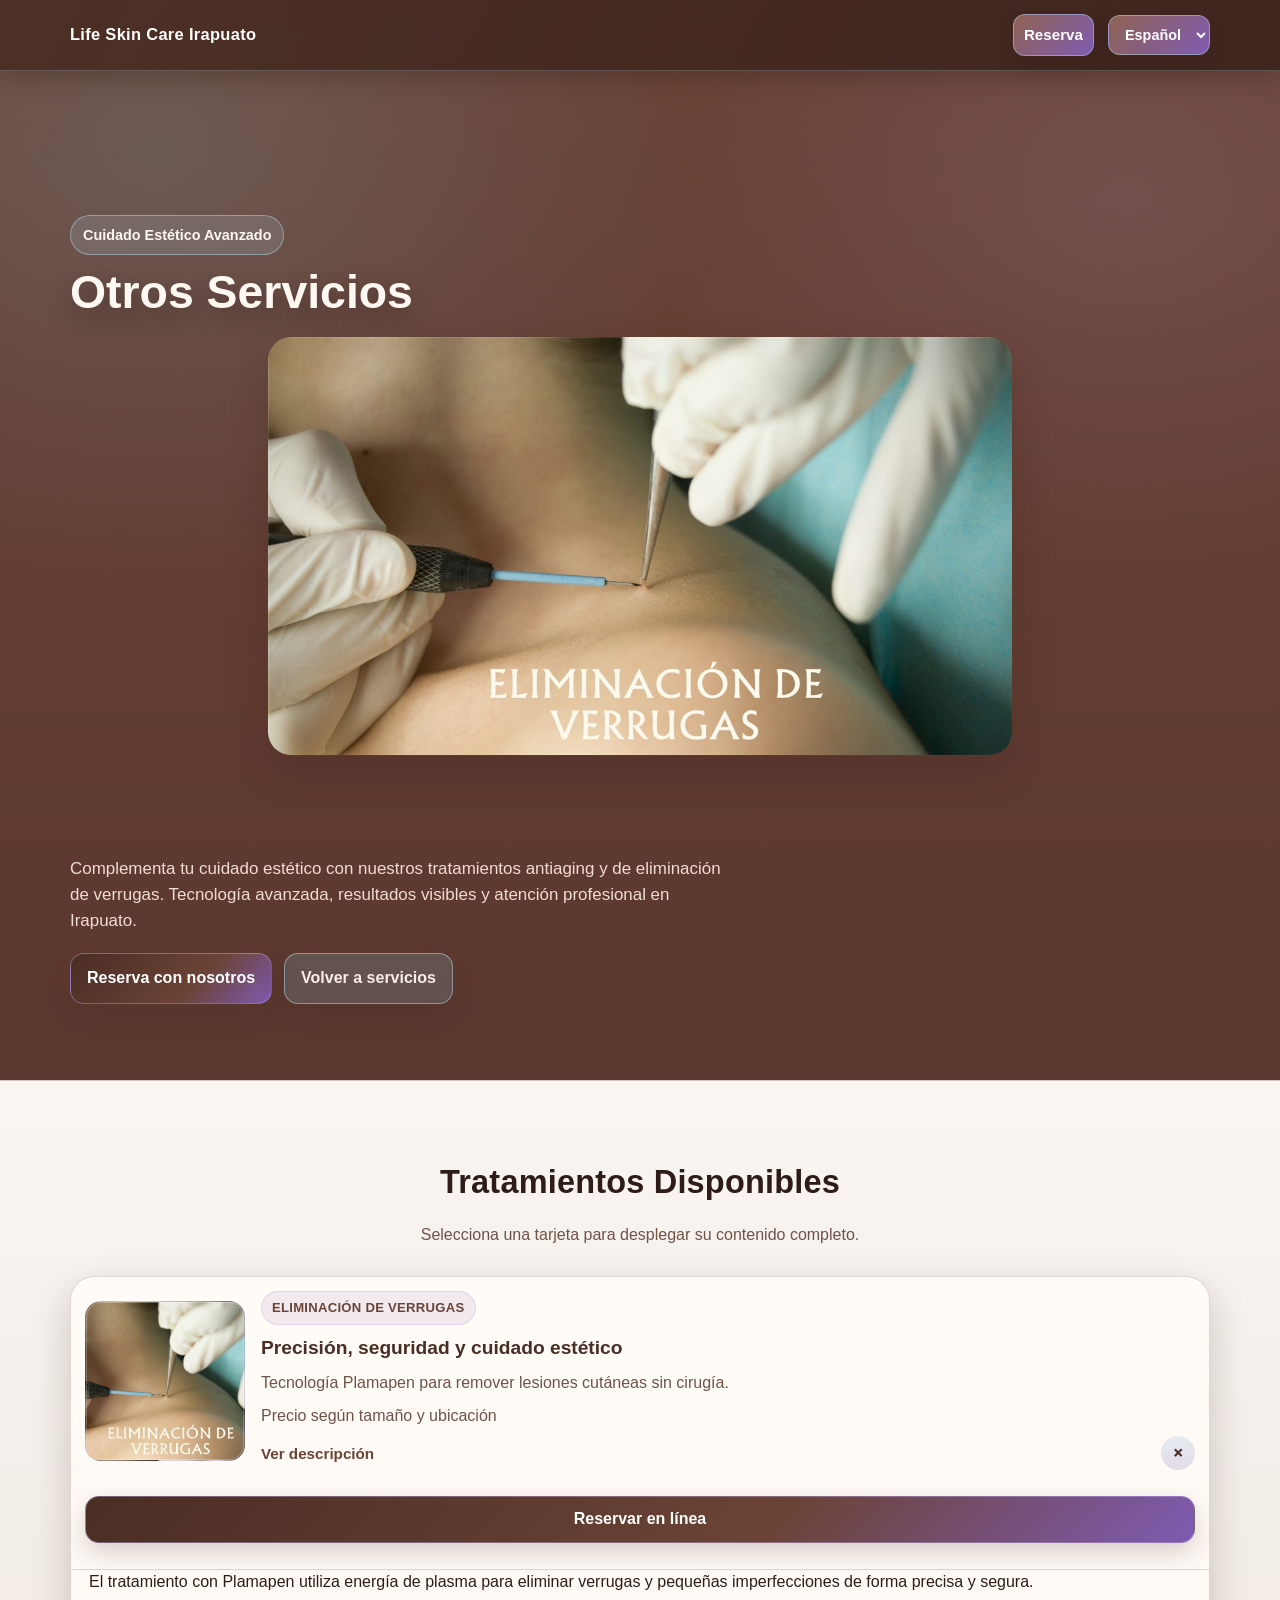
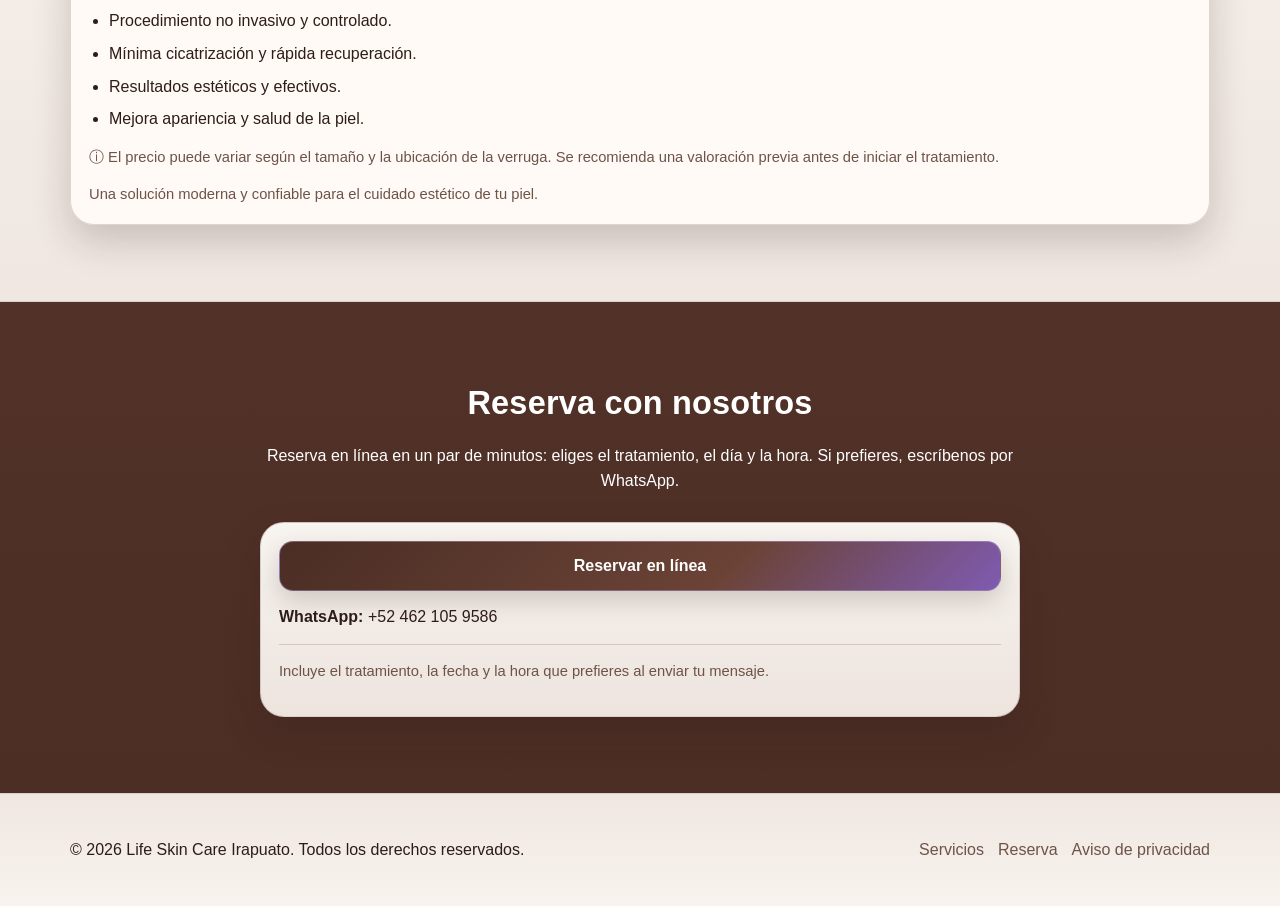
<file: Servicios/OtrosServicios.html>
<!DOCTYPE html>
<html lang="es">
<head>
  <meta charset="UTF-8" />
  <meta name="viewport" content="width=device-width, initial-scale=1.0" />
  <link rel="icon" type="image/jpeg" href="../images/life_skin_care_color.jpg" />
  <title>Otros Servicios Estéticos en Irapuato | Life Skin Care</title>
  <meta name="description" content="Tratamientos antiaging y eliminación de verrugas con Plamapen en Life Skin Care Irapuato, Guanajuato. Tecnología avanzada para el cuidado estético de tu piel." />
  <meta name="robots" content="index, follow" />
  <meta property="og:type" content="website" />
  <meta property="og:title" content="Otros Servicios Estéticos en Irapuato | Life Skin Care" />
  <meta property="og:description" content="Antiaging y eliminación de verrugas en Irapuato, Guanajuato. Cuidado estético avanzado con resultados visibles." />
  <link rel="canonical" href="https://www.lifeskincareirapuato.com/Servicios/OtrosServicios.html" />
  <meta name="theme-color" content="#4a2d24" />
  <meta property="og:site_name" content="Life Skin Care Irapuato" />
  <meta property="og:url" content="https://www.lifeskincareirapuato.com/Servicios/OtrosServicios.html" />
  <meta property="og:image" content="https://www.lifeskincareirapuato.com/images/og-image.jpg" />
  <meta property="og:image:width" content="1200" />
  <meta property="og:image:height" content="630" />
  <meta property="og:locale" content="es_MX" />
  <meta name="twitter:card" content="summary_large_image" />
  <meta name="twitter:image" content="https://www.lifeskincareirapuato.com/images/og-image.jpg" />
  <link rel="stylesheet" href="../static/styleservicios.css" />
  <script src="../Servicios/OtrosServicios.js" defer></script>
    <script src="../static/reserva.js" defer></script>
  <style>
    .services-page {
      padding-top: 72px;
    }

    .services-page .lead {
      max-width: 70ch;
    }

    .service-cards {
      display: grid;
      grid-template-columns: repeat(2, minmax(0, 1fr));
      gap: 18px;
    }

    .service-card--expandable {
      overflow: hidden;
      padding: 0;
      cursor: pointer;
    }

    .service-card__toggle {
      width: 100%;
      display: grid;
      gap: 14px;
      padding: 14px;
      border: 0;
      background: transparent;
      color: inherit;
      text-align: left;
      font: inherit;
      cursor: pointer;
    }

    .service-card__toggle:focus-visible {
      outline: 3px solid rgba(185, 225, 239, 0.42);
      outline-offset: -3px;
      border-radius: var(--radius-lg);
    }

    .service-card__top {
      display: grid;
      grid-template-columns: 160px 1fr;
      gap: 16px;
      align-items: center;
    }

    .service-card__image {
      min-height: 160px;
      border-radius: 16px;
      background-size: cover;
      background-position: center;
      border: 1px solid rgba(127, 91, 178, 0.2);
      box-shadow: inset 0 0 0 1px rgba(255, 255, 255, 0.24);
    }

    .service-card__summary {
      display: grid;
      gap: 8px;
      align-content: center;
    }

    .service-card__summary h3 {
      margin: 0;
      font-size: 1.2rem;
      color: var(--brown-900);
    }

    .service-card__eyebrow {
      display: inline-flex;
      align-items: center;
      gap: 8px;
      width: fit-content;
      padding: 6px 10px;
      border-radius: 999px;
      background: rgba(127, 91, 178, 0.1);
      border: 1px solid rgba(127, 91, 178, 0.16);
      color: var(--brown-700);
      font-size: 0.82rem;
      font-weight: 700;
      letter-spacing: 0.02em;
      text-transform: uppercase;
    }

    .service-card__summary p {
      margin: 0;
      color: var(--muted);
    }

    .service-card__hint {
      display: flex;
      align-items: center;
      justify-content: space-between;
      gap: 12px;
      color: var(--brown-700);
      font-weight: 700;
      font-size: 0.95rem;
    }

    .service-card__icon {
      width: 34px;
      height: 34px;
      display: grid;
      place-items: center;
      border-radius: 50%;
      background: linear-gradient(135deg, rgba(126, 198, 221, 0.2), rgba(127, 91, 178, 0.22));
      color: var(--brown-900);
      font-size: 1.2rem;
      transition: transform 0.2s ease;
    }

    .service-card--expandable.is-open .service-card__icon {
      transform: rotate(45deg);
    }

    .service-card__panel {
      display: grid;
      gap: 14px;
      padding: 0 18px 18px;
      border-top: 1px solid var(--line);
    }

    .service-card__panel[hidden] {
      display: none;
    }

    .service-card__panel p {
      margin: 0;
    }

    .service-card__panel strong {
      color: var(--brown-900);
    }

    .checklist {
      margin: 0;
      padding-left: 20px;
      color: var(--text);
      display: grid;
      gap: 8px;
    }

    .contact-card {
      max-width: 760px;
      margin: 0 auto;
    }

    @media (max-width: 980px) {
      .service-cards {
        grid-template-columns: 1fr;
      }
    }

    @media (max-width: 640px) {
      .services-page {
        padding-top: 56px;
      }

      .service-card__top {
        grid-template-columns: 1fr;
      }

      .service-card__image {
        min-height: 220px;
      }

      .service-card__panel {
        padding: 0 14px 14px;
      }
    }

    @media (prefers-reduced-motion: reduce) {
      .service-card__icon,
      .service-card--expandable {
        transition: none !important;
      }
    }
  </style>
</head>
<body>

  <!-- Top Bar -->
  <header class="topbar">
    <div class="container topbar__inner">
      <a class="brand" href="../index.html#home" aria-label="Life Skin Care Irapuato Home">
        <span class="brand__text">Life Skin Care Irapuato</span>
      </a>

      <nav class="nav" aria-label="Primary navigation">
        <a href="https://reservas.angelgomezp.dev/lifeskin" class="btn btn--sm">Reserva</a>
        <label class="sr-only" for="language-select">Selector de idioma</label>
        <select id="language-select" class="language-select" aria-label="Selector de idioma">
          <option value="es" selected>Español</option>
          <option value="en">English</option>
        </select>
      </nav>
    </div>
  </header>

  <!-- Intro -->
  <main class="services-page">
    <section class="hero hero--gallery">
      <div class="container">
        <div class="section__head section__head--left">
          <p class="pill">Cuidado Estético Avanzado</p>
          <h1>Otros Servicios</h1>
        </div>
        <div class="page-banner">
          <img src="../images/Otros_Servicios/Verrugas.jpg" alt="Otros servicios estéticos en Life Skin Care Irapuato" />
        </div>
      </div>
    </section>

    <section class="section intro">
      <div class="container intro__content">
        <p class="lead">
          Complementa tu cuidado estético con nuestros tratamientos antiaging y de eliminación de verrugas. Tecnología avanzada, resultados visibles y atención profesional en Irapuato.
        </p>
        <div class="hero__actions">
          <a class="btn" href="https://reservas.angelgomezp.dev/lifeskin">Reserva con nosotros</a>
          <a class="btn btn--ghost" href="../index.html#services">Volver a servicios</a>
        </div>
      </div>
    </section>

    <!-- Servicios -->
    <section id="otrosservicios" class="section section--alt">
      <div class="container">
        <div class="section__head">
          <h2>Tratamientos Disponibles</h2>
          <p class="muted">Selecciona una tarjeta para desplegar su contenido completo.</p>
        </div>

<!-- ELIMINACION DE VERRUGAS -->
<article class="service-card service-card--expandable reveal is-visible" data-accordion>
  <button class="service-card__toggle" type="button" aria-expanded="false">
    <div class="service-card__top">
      <div class="service-card__image" style="background-image: url('../images/Otros_Servicios/Verrugas.jpg');"></div>
      <div class="service-card__summary">
        <span class="service-card__eyebrow">Eliminación de Verrugas</span>
        <h3>Precisión, seguridad y cuidado estético</h3>
        <p>Tecnología Plamapen para remover lesiones cutáneas sin cirugía.</p>
        <p>Precio según tamaño y ubicación</p>
        <div class="service-card__hint">
          <span>Ver descripción</span>
          <span class="service-card__icon" aria-hidden="true">+</span>
        </div>
      </div>
    </div>
  </button>
  <div class="service-card__reserva">
    <a class="btn btn--sm" href="https://reservas.angelgomezp.dev/lifeskin?servicio=verrugas" data-reserva-texto>Reservar en línea</a>
  </div>

  <div class="service-card__panel" hidden>
    <p>
      El tratamiento con Plamapen utiliza energía de plasma para eliminar verrugas y pequeñas imperfecciones de forma precisa y segura.
    </p>

    <ul class="checklist">
      <li>Procedimiento no invasivo y controlado.</li>
      <li>Mínima cicatrización y rápida recuperación.</li>
      <li>Resultados estéticos y efectivos.</li>
      <li>Mejora apariencia y salud de la piel.</li>
    </ul>

    <p class="muted small price-disclaimer">
      ⓘ El precio puede variar según el tamaño y la ubicación de la verruga. Se recomienda una valoración previa antes de iniciar el tratamiento.
    </p>
    <p class="muted small">
      Una solución moderna y confiable para el cuidado estético de tu piel.
    </p>
  </div>
</article>

      </div>
    </section>

    <!-- Reserva -->
    <section id="contact" class="section">
      <div class="container">
        <div class="contact-card">
          <div class="section__head">
            <h2>Reserva con nosotros</h2>
            <p class="muted">
              Reserva en línea en un par de minutos: eliges el tratamiento, el día y la hora. Si prefieres, escríbenos por WhatsApp.
            </p>
          </div>

          <div class="card contact__card">
            <a class="btn contact__reserva" href="https://reservas.angelgomezp.dev/lifeskin" data-reserva-texto>Reservar en línea</a>
            <div class="contact__line">
            </div>
            <div class="contact__line">
              <strong>WhatsApp:</strong>
              <a href="https://wa.me/524621059586" target="_blank" rel="noopener">+52 462 105 9586</a>
            </div>
            <div class="divider"></div>
            <p class="muted small">
              Incluye el tratamiento, la fecha y la hora que prefieres al enviar tu mensaje.
            </p>
          </div>
        </div>
      </div>
    </section>
  </main>

  <!-- Footer -->
  <footer class="footer">
    <div class="container footer__inner">
      <p>&copy; <span id="year"></span> Life Skin Care Irapuato. Todos los derechos reservados.</p>
      <div class="footer__links">
        <a href="#otrosservicios">Servicios</a>
        <a href="#contact">Reserva</a>
        <a href="../aviso-de-privacidad.html">Aviso de privacidad</a>
      </div>
    </div>
  </footer>

  <script>
    document.addEventListener("DOMContentLoaded", () => {
      const cards = Array.from(document.querySelectorAll("[data-accordion]"));

      const setOpenState = (card, open) => {
        const trigger = card.querySelector(".service-card__toggle");
        const panel = card.querySelector(".service-card__panel");

        card.classList.toggle("is-open", open);
        trigger.setAttribute("aria-expanded", open ? "true" : "false");
        panel.hidden = !open;
      };

      cards.forEach((card, index) => {
        const trigger = card.querySelector(".service-card__toggle");
        setOpenState(card, index === 0);

        trigger.addEventListener("click", () => {
          const isOpen = trigger.getAttribute("aria-expanded") === "true";

          cards.forEach((item) => setOpenState(item, false));
          if (!isOpen) setOpenState(card, true);
        });
      });

      const year = document.getElementById("year");
      if (year) year.textContent = String(new Date().getFullYear());
    });
  </script>
</body>
</html>
</file>
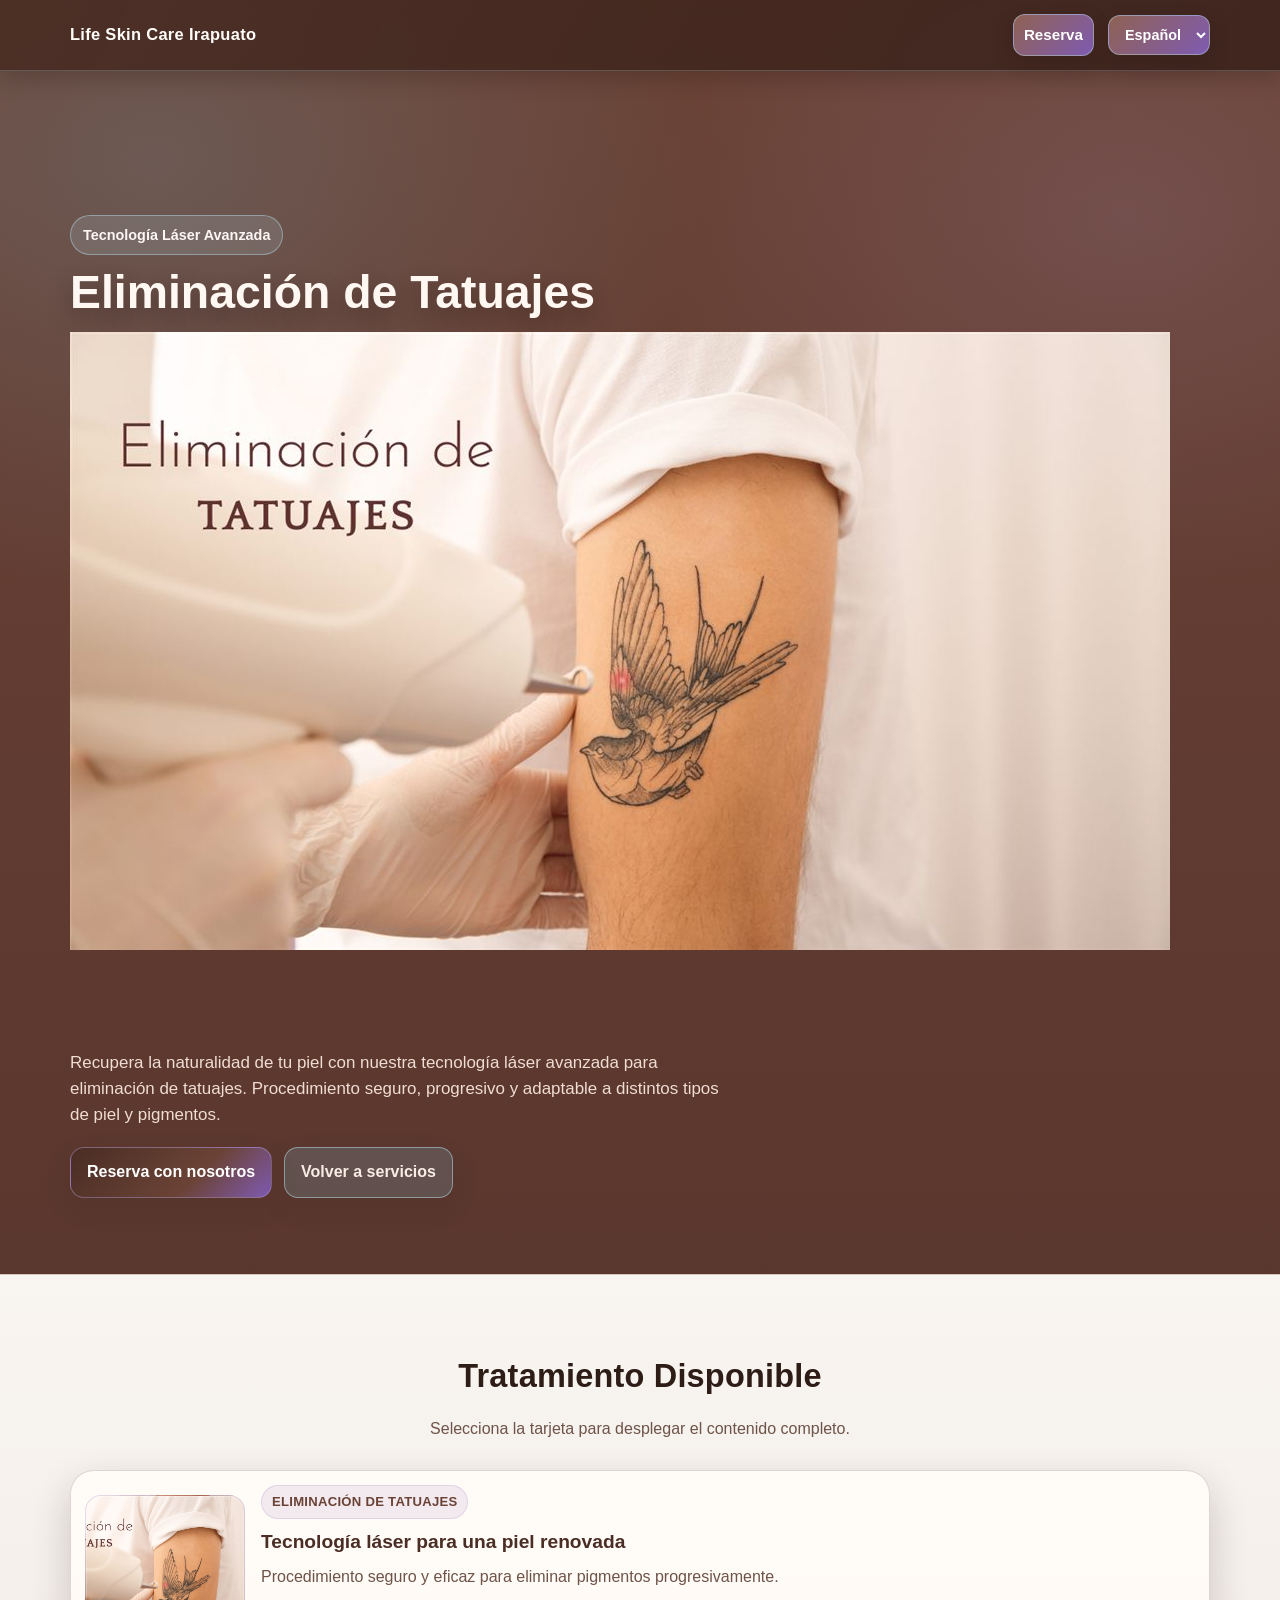
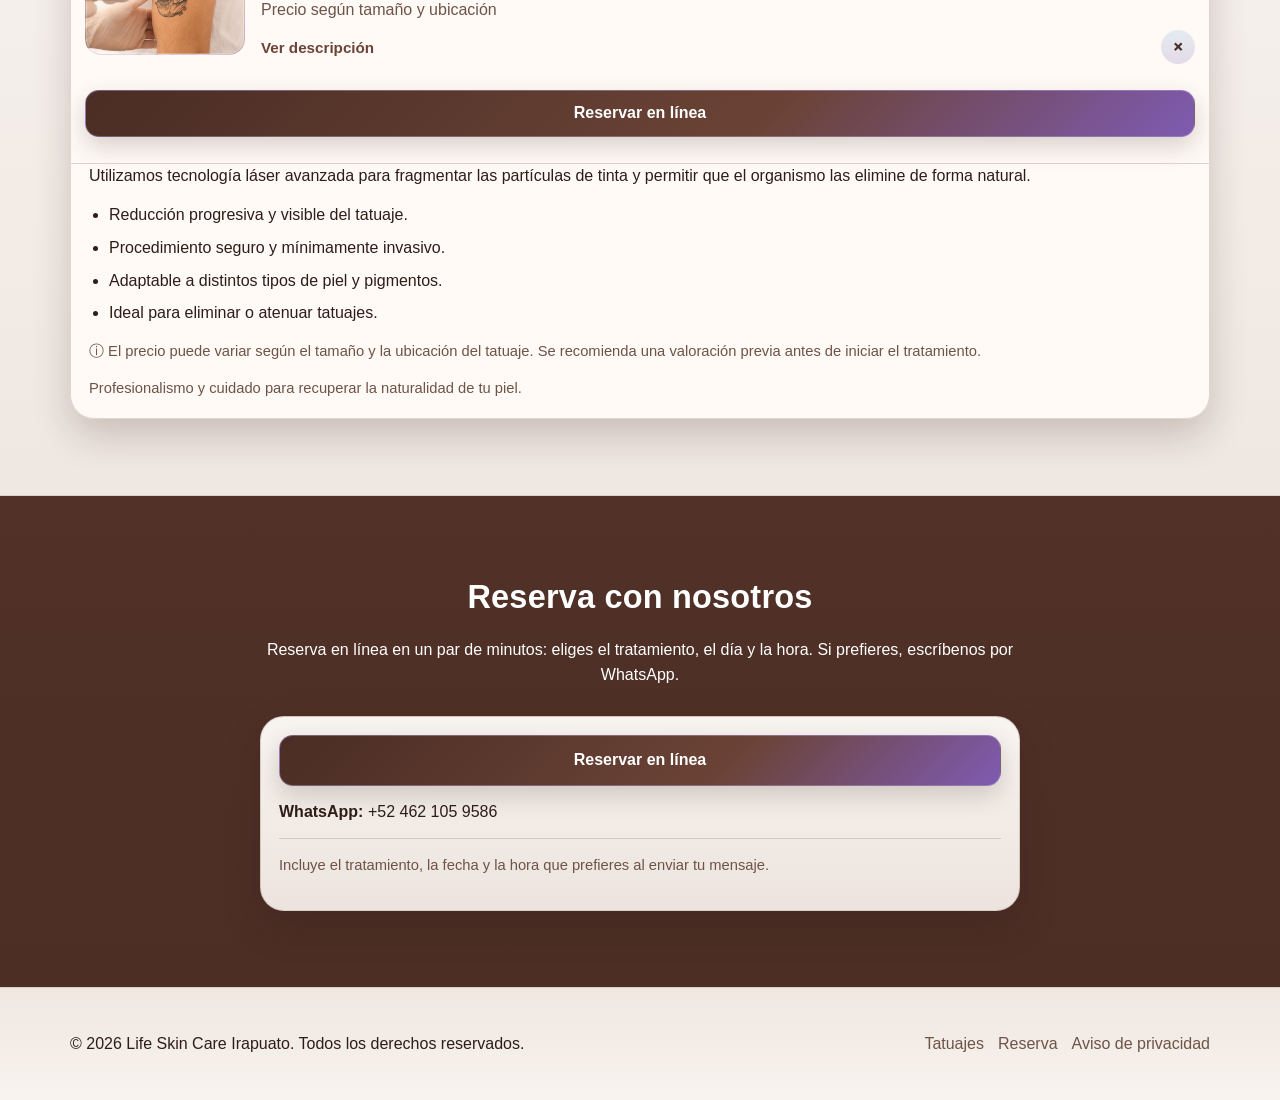
<file: Servicios/Tatuajes.html>
<!DOCTYPE html>
<html lang="es">
<head>
  <meta charset="UTF-8" />
  <meta name="viewport" content="width=device-width, initial-scale=1.0" />
  <link rel="icon" type="image/jpeg" href="../images/life_skin_care_color.jpg" />
  <title>Eliminación de Tatuajes en Irapuato | Life Skin Care</title>
  <meta name="description" content="Eliminación de tatuajes con tecnología láser avanzada en Life Skin Care Irapuato, Guanajuato. Procedimiento seguro, progresivo y mínimamente invasivo para recuperar la naturalidad de tu piel." />
  <meta name="robots" content="index, follow" />
  <meta property="og:type" content="website" />
  <meta property="og:title" content="Eliminación de Tatuajes en Irapuato | Life Skin Care" />
  <meta property="og:description" content="Eliminación de tatuajes con láser avanzado en Irapuato, Guanajuato. Resultados progresivos, seguros y adaptables a distintos tipos de piel." />
  <link rel="canonical" href="https://www.lifeskincareirapuato.com/Servicios/Tatuajes.html" />
  <meta name="theme-color" content="#4a2d24" />
  <meta property="og:site_name" content="Life Skin Care Irapuato" />
  <meta property="og:url" content="https://www.lifeskincareirapuato.com/Servicios/Tatuajes.html" />
  <meta property="og:image" content="https://www.lifeskincareirapuato.com/images/og-image.jpg" />
  <meta property="og:image:width" content="1200" />
  <meta property="og:image:height" content="630" />
  <meta property="og:locale" content="es_MX" />
  <meta name="twitter:card" content="summary_large_image" />
  <meta name="twitter:image" content="https://www.lifeskincareirapuato.com/images/og-image.jpg" />
  <link rel="stylesheet" href="../static/styleservicios.css" />
  <script src="../Servicios/Tatuajes.js" defer></script>
    <script src="../static/reserva.js" defer></script>
  <style>
    .services-page {
      padding-top: 72px;
    }

    .services-page .lead {
      max-width: 70ch;
    }

    .service-card--expandable {
      overflow: hidden;
      padding: 0;
      cursor: pointer;
    }

    .service-card__toggle {
      width: 100%;
      display: grid;
      gap: 14px;
      padding: 14px;
      border: 0;
      background: transparent;
      color: inherit;
      text-align: left;
      font: inherit;
      cursor: pointer;
    }

    .service-card__toggle:focus-visible {
      outline: 3px solid rgba(185, 225, 239, 0.42);
      outline-offset: -3px;
      border-radius: var(--radius-lg);
    }

    .service-card__top {
      display: grid;
      grid-template-columns: 160px 1fr;
      gap: 16px;
      align-items: center;
    }

    .service-card__image {
      min-height: 160px;
      border-radius: 16px;
      background-size: cover;
      background-position: center;
      border: 1px solid rgba(127, 91, 178, 0.2);
      box-shadow: inset 0 0 0 1px rgba(255, 255, 255, 0.24);
    }

    .service-card__summary {
      display: grid;
      gap: 8px;
      align-content: center;
    }

    .service-card__summary h3 {
      margin: 0;
      font-size: 1.2rem;
      color: var(--brown-900);
    }

    .service-card__eyebrow {
      display: inline-flex;
      align-items: center;
      gap: 8px;
      width: fit-content;
      padding: 6px 10px;
      border-radius: 999px;
      background: rgba(127, 91, 178, 0.1);
      border: 1px solid rgba(127, 91, 178, 0.16);
      color: var(--brown-700);
      font-size: 0.82rem;
      font-weight: 700;
      letter-spacing: 0.02em;
      text-transform: uppercase;
    }

    .service-card__summary p {
      margin: 0;
      color: var(--muted);
    }

    .service-card__hint {
      display: flex;
      align-items: center;
      justify-content: space-between;
      gap: 12px;
      color: var(--brown-700);
      font-weight: 700;
      font-size: 0.95rem;
    }

    .service-card__icon {
      width: 34px;
      height: 34px;
      display: grid;
      place-items: center;
      border-radius: 50%;
      background: linear-gradient(135deg, rgba(126, 198, 221, 0.2), rgba(127, 91, 178, 0.22));
      color: var(--brown-900);
      font-size: 1.2rem;
      transition: transform 0.2s ease;
    }

    .service-card--expandable.is-open .service-card__icon {
      transform: rotate(45deg);
    }

    .service-card__panel {
      display: grid;
      gap: 14px;
      padding: 0 18px 18px;
      border-top: 1px solid var(--line);
    }

    .service-card__panel[hidden] {
      display: none;
    }

    .service-card__panel p {
      margin: 0;
    }

    .checklist {
      margin: 0;
      padding-left: 20px;
      color: var(--text);
      display: grid;
      gap: 8px;
    }

    .contact-card {
      max-width: 760px;
      margin: 0 auto;
    }

    @media (max-width: 640px) {
      .services-page {
        padding-top: 56px;
      }

      .service-card__top {
        grid-template-columns: 1fr;
      }

      .service-card__image {
        min-height: 220px;
      }

      .service-card__panel {
        padding: 0 14px 14px;
      }
    }

    @media (prefers-reduced-motion: reduce) {
      .service-card__icon,
      .service-card--expandable {
        transition: none !important;
      }
    }
  </style>
</head>
<body>

  <!-- Top Bar -->
  <header class="topbar">
    <div class="container topbar__inner">
      <a class="brand" href="../index.html#home" aria-label="Life Skin Care Irapuato Home">
        <span class="brand__text">Life Skin Care Irapuato</span>
      </a>

      <nav class="nav" aria-label="Primary navigation">
        <a href="https://reservas.angelgomezp.dev/lifeskin" class="btn btn--sm">Reserva</a>
        <label class="sr-only" for="language-select">Selector de idioma</label>
        <select id="language-select" class="language-select" aria-label="Selector de idioma">
          <option value="es" selected>Español</option>
          <option value="en">English</option>
        </select>
      </nav>
    </div>
  </header>

  <!-- Intro -->
  <main class="services-page">
    <section class="hero hero--gallery">
      <div class="container">
        <div class="section__head section__head--left">
          <p class="pill">Tecnología Láser Avanzada</p>
          <h1>Eliminación de Tatuajes</h1>
        </div>
        <div>
          <img src="../images/Depilacion/Tatuajes.jpg" alt="Eliminación de tatuajes con láser">
        </div>
      </div>
    </section>

    <section class="section intro">
      <div class="container intro__content">
        <p class="lead">
          Recupera la naturalidad de tu piel con nuestra tecnología láser avanzada para eliminación de tatuajes. Procedimiento seguro, progresivo y adaptable a distintos tipos de piel y pigmentos.
        </p>
        <div class="hero__actions">
          <a class="btn" href="https://reservas.angelgomezp.dev/lifeskin">Reserva con nosotros</a>
          <a class="btn btn--ghost" href="../index.html#services">Volver a servicios</a>
        </div>
      </div>
    </section>

    <!-- Servicio -->
    <section id="tatuajes" class="section section--alt">
      <div class="container">
        <div class="section__head">
          <h2>Tratamiento Disponible</h2>
          <p class="muted">Selecciona la tarjeta para desplegar el contenido completo.</p>
        </div>

<!-- ELIMINACION DE TATUAJES -->
<article class="service-card service-card--expandable reveal is-visible" data-accordion>
  <button class="service-card__toggle" type="button" aria-expanded="false">
    <div class="service-card__top">
      <div class="service-card__image" style="background-image: url('../images/Depilacion/Tatuajes.jpg');"></div>
      <div class="service-card__summary">
        <span class="service-card__eyebrow">Eliminación de Tatuajes</span>
        <h3>Tecnología láser para una piel renovada</h3>
        <p>Procedimiento seguro y eficaz para eliminar pigmentos progresivamente.</p>
        <p>Precio según tamaño y ubicación</p>
        <div class="service-card__hint">
          <span>Ver descripción</span>
          <span class="service-card__icon" aria-hidden="true">+</span>
        </div>
      </div>
    </div>
  </button>
  <div class="service-card__reserva">
    <a class="btn btn--sm" href="https://reservas.angelgomezp.dev/lifeskin?servicio=tatuajes" data-reserva-texto>Reservar en línea</a>
  </div>

  <div class="service-card__panel" hidden>
    <p>
      Utilizamos tecnología láser avanzada para fragmentar las partículas de tinta y permitir que el organismo las elimine de forma natural.
    </p>

    <ul class="checklist">
      <li>Reducción progresiva y visible del tatuaje.</li>
      <li>Procedimiento seguro y mínimamente invasivo.</li>
      <li>Adaptable a distintos tipos de piel y pigmentos.</li>
      <li>Ideal para eliminar o atenuar tatuajes.</li>
    </ul>

    <p class="muted small price-disclaimer">
      ⓘ El precio puede variar según el tamaño y la ubicación del tatuaje. Se recomienda una valoración previa antes de iniciar el tratamiento.
    </p>
    <p class="muted small">
      Profesionalismo y cuidado para recuperar la naturalidad de tu piel.
    </p>
  </div>
</article>

      </div>
    </section>

    <!-- Reserva -->
    <section id="contact" class="section">
      <div class="container">
        <div class="contact-card">
          <div class="section__head">
            <h2>Reserva con nosotros</h2>
            <p class="muted">
              Reserva en línea en un par de minutos: eliges el tratamiento, el día y la hora. Si prefieres, escríbenos por WhatsApp.
            </p>
          </div>

          <div class="card contact__card">
            <a class="btn contact__reserva" href="https://reservas.angelgomezp.dev/lifeskin" data-reserva-texto>Reservar en línea</a>
            <div class="contact__line"></div>
            <div class="contact__line">
              <strong>WhatsApp:</strong>
              <a href="https://wa.me/524621059586" target="_blank" rel="noopener">+52 462 105 9586</a>
            </div>
            <div class="divider"></div>
            <p class="muted small">
              Incluye el tratamiento, la fecha y la hora que prefieres al enviar tu mensaje.
            </p>
          </div>
        </div>
      </div>
    </section>
  </main>

  <!-- Footer -->
  <footer class="footer">
    <div class="container footer__inner">
      <p>&copy; <span id="year"></span> Life Skin Care Irapuato. Todos los derechos reservados.</p>
      <div class="footer__links">
        <a href="#tatuajes">Tatuajes</a>
        <a href="#contact">Reserva</a>
        <a href="../aviso-de-privacidad.html">Aviso de privacidad</a>
      </div>
    </div>
  </footer>

  <script>
    document.addEventListener("DOMContentLoaded", () => {
      const cards = Array.from(document.querySelectorAll("[data-accordion]"));

      const setOpenState = (card, open) => {
        const trigger = card.querySelector(".service-card__toggle");
        const panel = card.querySelector(".service-card__panel");
        card.classList.toggle("is-open", open);
        trigger.setAttribute("aria-expanded", open ? "true" : "false");
        panel.hidden = !open;
      };

      cards.forEach((card, index) => {
        const trigger = card.querySelector(".service-card__toggle");
        setOpenState(card, index === 0);

        trigger.addEventListener("click", () => {
          const isOpen = trigger.getAttribute("aria-expanded") === "true";
          cards.forEach((item) => setOpenState(item, false));
          if (!isOpen) setOpenState(card, true);
        });
      });

      const year = document.getElementById("year");
      if (year) year.textContent = String(new Date().getFullYear());
    });
  </script>
</body>
</html>
</file>
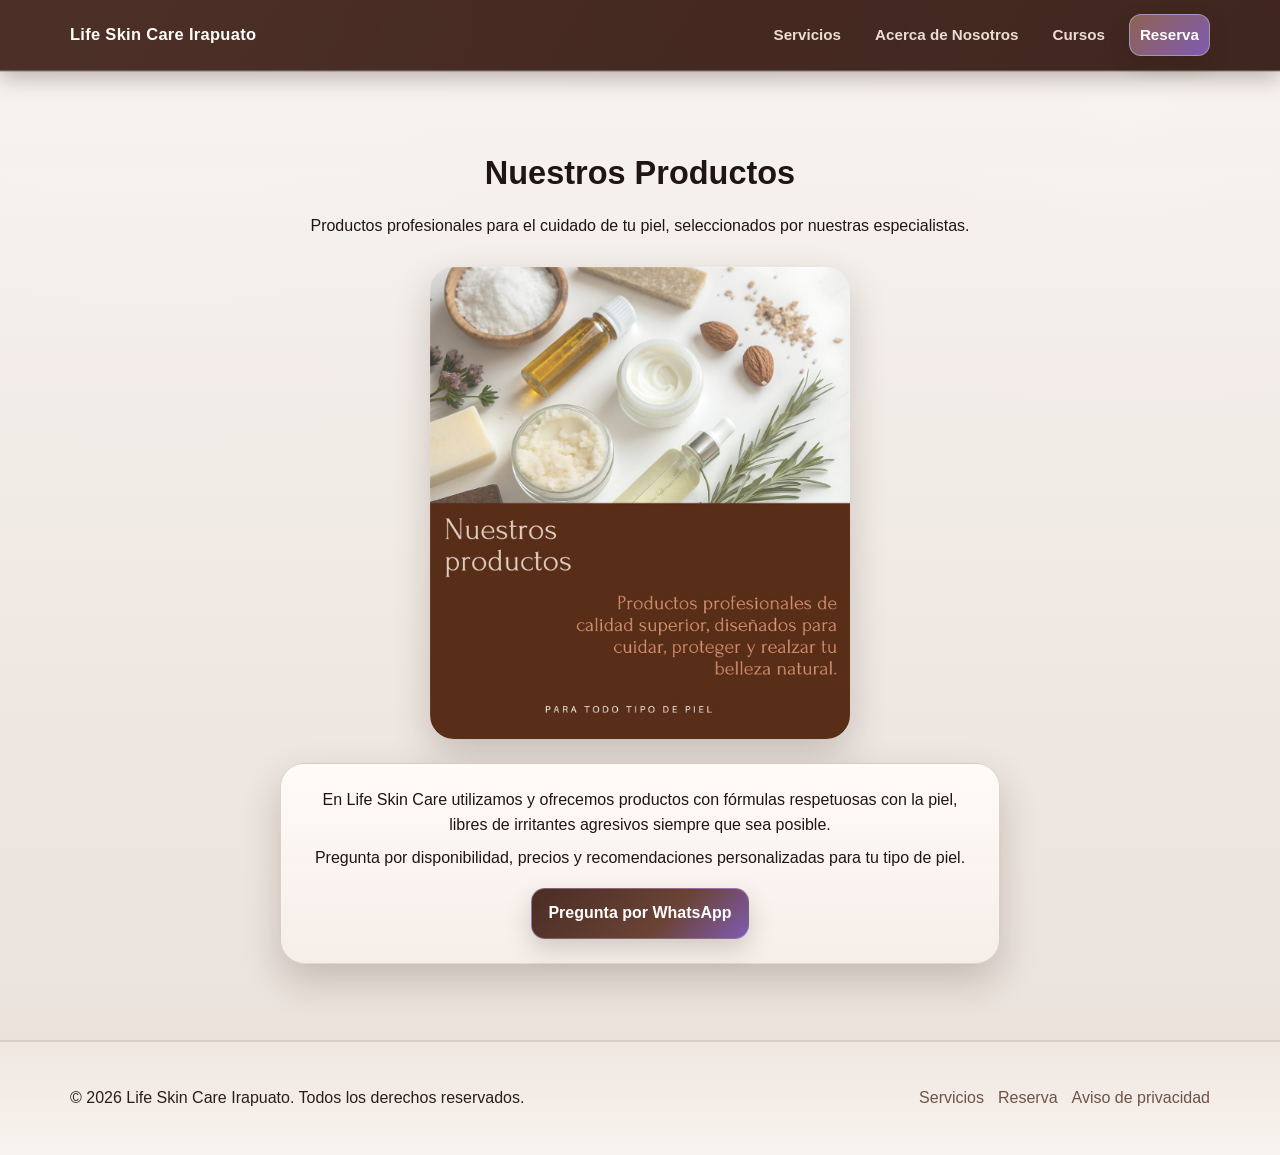
<file: templates/Productos.html>
<!DOCTYPE html>
<html lang="es">
<head>
  <meta charset="UTF-8" />
  <meta name="viewport" content="width=device-width, initial-scale=1.0" />
  <link rel="icon" type="image/jpeg" href="../images/life_skin_care_color.jpg" />
  <title>Nuestros Productos | Life Skin Care Irapuato</title>
  <meta name="description" content="Productos profesionales para el cuidado de la piel utilizados y recomendados en Life Skin Care Irapuato. Fórmulas respetuosas con tu piel. Pregunta por disponibilidad." />
  <meta name="robots" content="index, follow" />
  <link rel="canonical" href="https://www.lifeskincareirapuato.com/templates/Productos.html" />
  <meta name="theme-color" content="#4a2d24" />
  <meta property="og:type" content="website" />
  <meta property="og:site_name" content="Life Skin Care Irapuato" />
  <meta property="og:url" content="https://www.lifeskincareirapuato.com/templates/Productos.html" />
  <meta property="og:title" content="Nuestros Productos | Life Skin Care Irapuato" />
  <meta property="og:description" content="Productos profesionales para el cuidado de la piel en Life Skin Care Irapuato." />
  <meta property="og:image" content="https://www.lifeskincareirapuato.com/images/og-image.jpg" />
  <meta property="og:image:width" content="1200" />
  <meta property="og:image:height" content="630" />
  <meta property="og:locale" content="es_MX" />
  <meta name="twitter:card" content="summary_large_image" />
  <meta name="twitter:image" content="https://www.lifeskincareirapuato.com/images/og-image.jpg" />
  <link rel="stylesheet" href="../static/styles.css" />
</head>

<body>
  <!-- Top Bar -->
  <header class="topbar">
    <div class="container topbar__inner">
      <a class="brand" href="../index.html" aria-label="Life Skin Care Irapuato Home">
        <span class="brand__text">Life Skin Care Irapuato</span>
      </a>

      <nav class="nav" aria-label="Primary navigation">
        <a href="../index.html#services">Servicios</a>
        <a href="../index.html#about">Acerca de Nosotros</a>
        <a href="../index.html#cursos">Cursos</a>
        <a href="../index.html#contact" class="btn btn--sm">Reserva</a>
      </nav>
    </div>
  </header>

  <main>
    <!-- Productos -->
    <section class="section section--light" style="min-height: 60vh;">
      <div class="container">
        <div class="section__head">
          <h1 style="margin: 0 0 10px; font-size: clamp(1.7rem, 1.15rem + 1.1vw, 2.35rem);">Nuestros Productos</h1>
          <p class="muted">Productos profesionales para el cuidado de tu piel, seleccionados por nuestras especialistas.</p>
        </div>

        <div style="max-width: 720px; margin: 0 auto;">
          <div style="width: min(420px, 100%); margin: 0 auto 24px; border-radius: var(--radius-lg); overflow: hidden; box-shadow: var(--shadow-soft);">
            <img src="../images/Carrusel_inicio/Nuestros_productos.jpg" alt="Productos de cuidado de la piel de Life Skin Care Irapuato" style="width: 100%; height: auto; display: block;" />
          </div>

          <div class="card" style="padding: 24px 26px; text-align: center;">
            <p style="margin: 0 0 8px;">
              En Life Skin Care utilizamos y ofrecemos productos con fórmulas respetuosas con la piel,
              libres de irritantes agresivos siempre que sea posible.
            </p>
            <p class="muted" style="margin: 0 0 18px;">
              Pregunta por disponibilidad, precios y recomendaciones personalizadas para tu tipo de piel.
            </p>
            <a class="btn" href="https://wa.me/524621059586?text=Hola%2C%20me%20gustar%C3%ADa%20informaci%C3%B3n%20sobre%20sus%20productos" target="_blank" rel="noopener">
              Pregunta por WhatsApp
            </a>
          </div>
        </div>
      </div>
    </section>
  </main>

  <!-- Footer -->
  <footer class="footer">
    <div class="container footer__inner">
      <p>© <span id="year"></span> Life Skin Care Irapuato. Todos los derechos reservados.</p>
      <div class="footer__links">
        <a href="../index.html#services">Servicios</a>
        <a href="../index.html#contact">Reserva</a>
        <a href="../aviso-de-privacidad.html">Aviso de privacidad</a>
      </div>
    </div>
  </footer>

  <script>
    document.getElementById('year').textContent = new Date().getFullYear();
  </script>
</body>
</html>
</file>
<file: static/styles.css>
:root {
  --brown-950: #2f1b15;
  --brown-900: #4a2d24;
  --brown-700: #6b4336;
  --brown-500: #8f6252;
  --brown-300: #c59c88;

  --white-100: #fffdf9;
  --white-200: #f6eee8;

  --sky-400: #7ec6dd;
  --sky-300: #b9e1ef;

  --purple-500: #7f5bb2;
  --purple-300: #b49ed5;

  --text: #2e1d17;
  --muted: #6e5348;
  --line: rgba(74, 45, 36, 0.18);
  --focus-ring: rgba(127, 91, 178, 0.32);

  --shadow-soft: 0 16px 38px rgba(47, 27, 21, 0.2);
  --radius: 16px;
  --radius-lg: 24px;
  --max: 1140px;
}

* { box-sizing: border-box; }
html { scroll-behavior: smooth; }
body {
  margin: 0;
  font-family: "Segoe UI", Tahoma, Verdana, sans-serif;
  color: var(--text);
  background:
    radial-gradient(900px 700px at 12% 6%, rgba(126, 198, 221, 0.18), transparent 62%),
    radial-gradient(800px 620px at 88% 8%, rgba(180, 158, 213, 0.15), transparent 60%),
    linear-gradient(180deg, #6b4336 0%, #5e3930 36%, #4a2d24 100%);
  line-height: 1.55;
}

a { color: inherit; text-decoration: none; }
img { max-width: 100%; display: block; }

.container {
  width: min(var(--max), calc(100% - 40px));
  margin: 0 auto;
}

.section { padding: 76px 0; }

.section--light {
  background: linear-gradient(180deg, rgba(255, 253, 249, 0.94), rgba(248, 241, 235, 0.92));
  border-top: 1px solid var(--line);
  border-bottom: 1px solid var(--line);
}

.section--cream {
  background: linear-gradient(180deg, rgba(246, 238, 232, 0.98), rgba(255, 253, 249, 0.95));
  border-top: 1px solid var(--line);
  border-bottom: 1px solid var(--line);
}

.section--dark {
  background:
    radial-gradient(700px 320px at 12% 10%, rgba(126, 198, 221, 0.12), transparent 60%),
    linear-gradient(180deg, rgba(107, 67, 54, 0.96), rgba(74, 45, 36, 0.98));
  border-top: 1px solid rgba(255, 253, 249, 0.12);
  border-bottom: 1px solid rgba(255, 253, 249, 0.12);
}

.section__head {
  text-align: center;
  margin-bottom: 28px;
}

.section__head--left { text-align: left; }

.section__head h2 {
  margin: 0 0 10px;
  font-size: clamp(1.7rem, 1.15rem + 1.1vw, 2.35rem);
  letter-spacing: 0.2px;
}

.section--light,
.section--light .section__head h2,
.section--light .muted,
.section--cream,
.section--cream .section__head h2,
.section--cream .muted {
  color: #1f1511;
}

.section--dark,
.section--dark .section__head h2,
.section--dark .muted,
.section--dark p,
.section--dark li,
.section--dark a {
  color: #fff;
}

.section--dark .section__head h2,
.section--dark h3 {
  font-weight: 800;
}

.muted { color: var(--muted); }
.small { font-size: 0.92rem; }

.topbar {
  position: sticky;
  top: 0;
  z-index: 30;
  background: linear-gradient(120deg, rgba(74, 45, 36, 0.92), rgba(58, 34, 27, 0.9));
  backdrop-filter: blur(12px);
  border-bottom: 1px solid rgba(185, 225, 239, 0.24);
  box-shadow: 0 8px 20px rgba(47, 27, 21, 0.28);
}

.topbar__inner {
  display: flex;
  align-items: center;
  justify-content: space-between;
  gap: 16px;
  padding: 14px 0;
}

.brand {
  font-weight: 700;
  color: var(--white-100);
  letter-spacing: 0.3px;
}

.brand__text { font-size: 1.03rem; }

.nav {
  display: flex;
  align-items: center;
  gap: 14px;
  flex-wrap: wrap;
  justify-content: flex-end;
}

.nav a {
  color: rgba(255, 241, 233, 0.9);
  font-weight: 650;
  font-size: 0.95rem;
  padding: 8px 10px;
  border-radius: 12px;
}

.nav a:hover {
  color: #fff;
  background: linear-gradient(135deg, rgba(126, 198, 221, 0.22), rgba(127, 91, 178, 0.2));
}

.nav a.btn--sm {
  color: #fff;
  border: 1px solid rgba(185, 225, 239, 0.45);
  background: linear-gradient(135deg, #8f6252, #7f5bb2);
  box-shadow: 0 8px 18px rgba(47, 27, 21, 0.3);
}

.nav a.btn--sm:hover {
  color: #fff;
  background: linear-gradient(135deg, #7a5244, #67479a);
}

.nav a.btn--sm:active {
  color: #fff;
  background: linear-gradient(135deg, #684336, #553a81);
}

.language-select {
  padding: 10px 12px;
  border-radius: 12px;
  border: 1px solid rgba(185, 225, 239, 0.45);
  background: linear-gradient(135deg, #8f6252, #7f5bb2);
  color: #fff;
  font-weight: 700;
  font-size: 0.9rem;
  cursor: pointer;
  box-shadow: 0 8px 18px rgba(47, 27, 21, 0.3);
}

.language-select:hover {
  background: linear-gradient(135deg, #7a5244, #67479a);
}

.language-select:focus {
  outline: none;
  box-shadow: 0 0 0 3px rgba(185, 225, 239, 0.32);
}

.sr-only {
  position: absolute;
  width: 1px;
  height: 1px;
  padding: 0;
  margin: -1px;
  overflow: hidden;
  clip: rect(0, 0, 0, 0);
  border: 0;
}

.hero {
  position: relative;
  padding: 72px 0 24px;
}

.hero--gallery .section__head { margin-bottom: 14px; }

.pill {
  display: inline-block;
  margin: 0 0 12px;
  padding: 8px 12px;
  border-radius: 999px;
  border: 1px solid rgba(185, 225, 239, 0.45);
  background: rgba(185, 225, 239, 0.15);
  color: #fdf6f2;
  font-size: 0.9rem;
  font-weight: 700;
}

.hero h1 {
  margin: 0;
  line-height: 1.1;
  font-size: clamp(2.1rem, 1.3rem + 2vw, 3.2rem);
  color: #fff7f2;
  text-shadow: 0 10px 22px rgba(47, 27, 21, 0.42);
}

.intro__content {
  display: grid;
  gap: 18px;
  justify-items: start;
}

.lead {
  margin: 0;
  max-width: 68ch;
  color: var(--text);
  font-size: 1.06rem;
}

.hero__actions {
  display: flex;
  gap: 12px;
  flex-wrap: wrap;
}

.hero__stats {
  display: flex;
  gap: 12px;
  flex-wrap: wrap;
}

.stat {
  padding: 12px 14px;
  border-radius: var(--radius);
  background: rgba(255, 255, 255, 0.8);
  border: 1px solid var(--line);
  box-shadow: var(--shadow-soft);
}

.stat__num {
  display: block;
  font-weight: 800;
  color: var(--brown-900);
}

.stat__label {
  display: block;
  color: var(--muted);
  font-size: 0.92rem;
}

.btn {
  display: inline-flex;
  align-items: center;
  justify-content: center;
  gap: 8px;
  padding: 12px 16px;
  border-radius: 14px;
  border: 1px solid rgba(180, 158, 213, 0.45);
  background: linear-gradient(135deg, var(--brown-900), var(--brown-700) 62%, var(--purple-500));
  color: #fff;
  font-weight: 800;
  box-shadow: 0 10px 24px rgba(63, 43, 35, 0.2);
  transition: transform 0.15s ease, filter 0.15s ease;
}

.btn:hover { transform: translateY(-1px); filter: brightness(1.05); }
.btn:active { transform: translateY(0); filter: brightness(0.98); }

.btn--ghost {
  color: #f9ece5;
  background: rgba(126, 198, 221, 0.18);
  border-color: rgba(185, 225, 239, 0.5);
}

.btn--sm { padding: 10px 12px; }

.card {
  background: linear-gradient(180deg, rgba(255, 252, 249, 0.96), rgba(246, 238, 232, 0.95));
  border: 1px solid var(--line);
  border-radius: var(--radius-lg);
  box-shadow: var(--shadow-soft);
}

.divider {
  height: 1px;
  background: var(--line);
  margin: 14px 0;
}

.services-grid {
  display: grid;
  grid-template-columns: repeat(3, minmax(0, 1fr));
  gap: 16px;
}

.service-card {
  display: grid;
  gap: 12px;
  padding: 14px;
  border-radius: var(--radius-lg);
  border: 1px solid var(--line);
  background: rgba(255, 251, 247, 0.94);
  box-shadow: var(--shadow-soft);
  transition: transform 0.18s ease, box-shadow 0.18s ease;
}

.service-card:hover {
  transform: translateY(-4px);
  box-shadow: 0 18px 30px rgba(63, 43, 35, 0.18);
}

.service-card__media {
  min-height: 145px;
  border-radius: 14px;
  border: 1px dashed rgba(127, 91, 178, 0.42);
  background-color: rgba(185, 225, 239, 0.36);
  background-size: cover;
  background-position: center;
  display: grid;
  place-items: center;
  text-align: center;
}

.service-card__media span {
  background: rgba(255, 255, 255, 0.78);
  color: var(--brown-700);
  padding: 6px 10px;
  border-radius: 999px;
  font-size: 0.86rem;
  font-weight: 700;
}

.service-card h3 {
  margin: 0;
  color: var(--brown-900);
  font-size: 1.03rem;
}

.reveal {
  opacity: 0;
  transform: translateY(36px) scale(0.98);
  transition: opacity 0.5s ease, transform 0.5s ease;
}

.reveal.is-visible {
  opacity: 1;
  transform: translateY(0) scale(1);
}

.about {
  display: grid;
  grid-template-columns: 1.2fr 0.8fr;
  gap: 18px;
  align-items: start;
}

.highlights {
  display: grid;
  gap: 12px;
  margin-top: 10px;
}

.highlight {
  padding: 16px;
  border-radius: var(--radius-lg);
  border: 1px solid var(--line);
  background: rgba(255, 250, 246, 0.9);
}

.section--dark .highlight {
  background: rgba(255, 253, 249, 0.12);
  border-color: rgba(255, 253, 249, 0.18);
}

.section--dark .highlight p,
.section--dark .highlight a,
.section--dark .hours__list li,
.section--dark .small {
  color: rgba(255, 253, 249, 0.88);
}

.hours {
  padding: 18px;
  margin-top: 12px;
}

.hours__list {
  list-style: none;
  padding: 0;
  margin: 10px 0 0;
}

.hours__list li {
  display: flex;
  justify-content: space-between;
  gap: 10px;
  padding: 10px 0;
  border-bottom: 1px dashed var(--line);
  color: var(--muted);
}

.hours__list li:last-child { border-bottom: none; }

.contact {
  display: grid;
  grid-template-columns: 1fr;
  gap: 18px;
}

.contact__card { padding: 18px; }
.contact__line { margin: 8px 0; }

.section--dark .contact__card,
.section--dark .hours {
  background: rgba(255, 253, 249, 0.1);
  border-color: rgba(255, 253, 249, 0.18);
}

.footer {
  padding: 28px 0;
  border-top: 1px solid var(--line);
  background: linear-gradient(180deg, rgba(246, 238, 232, 0.96), rgba(255, 251, 247, 0.96));
}

.footer__inner {
  display: flex;
  align-items: center;
  justify-content: space-between;
  gap: 12px;
  flex-wrap: wrap;
}

.footer__links {
  display: flex;
  gap: 14px;
  color: var(--muted);
}

.footer__links a:hover { color: var(--brown-900); }

.carousel {
  position: relative;
  width: 100%;
  max-width: 1080px;
  margin: 0 auto;
  border-radius: var(--radius-lg);
  overflow: hidden;
  border: 1px solid var(--line);
  box-shadow: var(--shadow-soft);
}

.carousel__track {
  display: flex;
  transition: transform 0.55s ease-in-out;
}

.carousel__slide { min-width: 100%; }

.carousel__slide img {
  width: 100%;
  height: 560px;
  object-fit: cover;
}

.carousel--hero {
  width: min(100%, 1024px);
  aspect-ratio: 1366 / 1536;
}

.carousel--hero .carousel__track,
.carousel--hero .carousel__slide {
  height: 100%;
}

.carousel--hero .carousel__slide img {
  width: 100%;
  height: 100%;
  object-fit: cover;
  object-position: center;
}

.carousel__btn {
  position: absolute;
  top: 50%;
  transform: translateY(-50%);
  width: 42px;
  height: 42px;
  border: none;
  border-radius: 50%;
  background: rgba(47, 27, 21, 0.68);
  color: #fff;
  font-size: 1.45rem;
  cursor: pointer;
  transition: background 0.2s ease;
}

.carousel__btn:hover { background: rgba(127, 91, 178, 0.84); }
.carousel__btn.prev { left: 12px; }
.carousel__btn.next { right: 12px; }

.carousel__dots {
  position: absolute;
  left: 50%;
  bottom: 12px;
  transform: translateX(-50%);
  display: flex;
  gap: 8px;
}

.carousel__dots .dot {
  width: 10px;
  height: 10px;
  border: none;
  border-radius: 50%;
  background: rgba(255, 255, 255, 0.72);
  cursor: pointer;
}

.carousel__dots .dot.active { background: var(--purple-500); }

.carousel--reviews {
  max-width: 920px;
  background: rgba(255, 255, 255, 0.95);
}

.carousel--reviews .carousel__slide {
  min-height: 260px;
  padding: 36px 52px;
  display: flex;
  flex-direction: column;
  justify-content: center;
}

.review-slide p {
  margin: 0;
  font-size: 1.06rem;
  color: var(--text);
}

.review-slide h3 {
  margin: 14px 0 0;
  color: var(--muted);
  font-size: 0.96rem;
}

@media (max-width: 980px) {
  .services-grid { grid-template-columns: repeat(2, minmax(0, 1fr)); }
  .about { grid-template-columns: 1fr; }
  .carousel__slide img { height: 420px; }
  .carousel--hero .carousel__slide img { height: 100%; }
}

@media (max-width: 640px) {
  /* Layout */
  .section { padding: 44px 0; }
  .container { width: min(var(--max), calc(100% - 20px)); }

  /* Topbar: compact + hide text nav links */
  .topbar__inner { padding: 10px 0; gap: 10px; }
  .brand__text { font-size: 0.9rem; }
  .nav { gap: 8px; }
  .nav a:not(.btn--sm) { display: none; }
  .btn--sm { padding: 9px 12px; font-size: 0.88rem; }
  .language-select { padding: 8px 8px; font-size: 0.82rem; }

  /* Hero */
  .hero { padding: 48px 0 16px; }
  .hero h1 { font-size: clamp(1.7rem, 1.1rem + 3vw, 2.4rem); }
  .pill { font-size: 0.82rem; padding: 6px 10px; }
  .lead { font-size: 0.97rem; }
  .hero__actions { gap: 8px; }
  .hero__actions .btn { padding: 11px 14px; font-size: 0.92rem; }
  .hero__stats { gap: 8px; }
  .stat { padding: 10px 12px; }

  /* Services grid */
  .services-grid { grid-template-columns: repeat(2, minmax(0, 1fr)); gap: 12px; }
  .service-card__media { min-height: 110px; }
  .service-card h3 { font-size: 0.9rem; }

  /* Carousels */
  .carousel__slide img { height: auto; }
  .carousel--hero .carousel__slide img { height: 100%; }
  .carousel__btn { width: 34px; height: 34px; font-size: 1.1rem; }

  /* Reviews */
  .carousel--reviews .carousel__slide {
    min-height: 160px;
    padding: 22px 24px;
  }
  .review-slide p { font-size: 0.96rem; }
  .review-slide h3 { font-size: 0.88rem; margin-top: 10px; }

  /* About / hours */
  .highlight { padding: 12px; }
  .hours { padding: 14px; }
}

@media (max-width: 400px) {
  .services-grid { grid-template-columns: 1fr; }
  .hero__stats { flex-direction: column; align-items: flex-start; }
}

@media (prefers-reduced-motion: reduce) {
  * { scroll-behavior: auto !important; }
  .reveal,
  .service-card,
  .btn,
  .carousel__track { transition: none !important; }
}

/* Popup de Promociones */
.promo-popup {
  position: fixed;
  inset: 0;
  z-index: 1000;
  display: flex;
  align-items: center;
  justify-content: center;
  padding: 20px;
}

.promo-popup[hidden] { display: none; }

.promo-popup__overlay {
  position: absolute;
  inset: 0;
  background: rgba(47, 27, 21, 0.62);
  backdrop-filter: blur(2px);
  animation: promoFade 0.25s ease;
}

.promo-popup__dialog {
  position: relative;
  z-index: 1;
  width: min(760px, 100%);
  max-height: 90vh;
  overflow-y: auto;
  background: linear-gradient(180deg, var(--white-100), var(--white-200));
  border-radius: var(--radius-lg);
  box-shadow: var(--shadow-soft);
  padding: 30px 28px 34px;
  text-align: center;
  animation: promoPop 0.28s cubic-bezier(0.2, 0.8, 0.3, 1.2);
}

.promo-popup__close {
  position: absolute;
  top: 12px;
  right: 14px;
  width: 38px;
  height: 38px;
  border: none;
  border-radius: 50%;
  background: rgba(74, 45, 36, 0.08);
  color: var(--brown-900);
  font-size: 1.5rem;
  line-height: 1;
  cursor: pointer;
  transition: background 0.2s ease, transform 0.2s ease;
}

.promo-popup__close:hover {
  background: rgba(74, 45, 36, 0.18);
  transform: rotate(90deg);
}

.promo-popup__title {
  margin: 0 0 6px;
  color: var(--brown-900);
  font-size: clamp(1.5rem, 1.2rem + 1vw, 2rem);
}

.promo-popup__subtitle {
  margin: 0 0 22px;
  color: var(--muted);
  font-size: 0.98rem;
}

.promo-popup__grid {
  display: grid;
  grid-template-columns: repeat(2, 1fr);
  align-items: start;
  gap: 18px;
}

.promo-popup__item {
  display: block;
  border-radius: var(--radius);
  overflow: hidden;
  box-shadow: 0 10px 24px rgba(47, 27, 21, 0.16);
  transition: transform 0.25s ease, box-shadow 0.25s ease;
}

.promo-popup__item:hover {
  transform: translateY(-4px);
  box-shadow: 0 16px 34px rgba(47, 27, 21, 0.26);
}

/* Los promocionales llevan texto, asi que se muestran completos sin recortar. */
.promo-popup__item img {
  width: 100%;
  height: auto;
}

body.promo-open { overflow: hidden; }

@keyframes promoFade {
  from { opacity: 0; }
  to { opacity: 1; }
}

@keyframes promoPop {
  from { opacity: 0; transform: translateY(16px) scale(0.96); }
  to { opacity: 1; transform: translateY(0) scale(1); }
}

@media (max-width: 560px) {
  .promo-popup__grid { grid-template-columns: 1fr; }
  .promo-popup__dialog { padding: 26px 18px 28px; }
}

@media (prefers-reduced-motion: reduce) {
  .promo-popup__overlay,
  .promo-popup__dialog { animation: none; }
  .promo-popup__item { transition: none; }
}

/* Carrusel de cursos: los promocionales tienen proporciones distintas,
   asi que se fija el alto para que el carrusel no salte al cambiar de
   diapositiva. Se usa contain para no recortar el texto del promocional;
   los margenes quedan transparentes sobre el fondo oscuro de la seccion. */
.carousel--courses {
  width: min(100%, 460px);
  aspect-ratio: 3 / 4;
  background: transparent;
}

.carousel--courses .carousel__track,
.carousel--courses .carousel__slide,
.carousel--courses .carousel__slide a {
  height: 100%;
}

.carousel--courses .carousel__slide img {
  width: 100%;
  height: 100%;
  object-fit: contain;
  border-radius: 0;
}

/* Reserva en línea (reservas.angelgomezp.dev/lifeskin): el botón de cada tratamiento y el del recuadro de contacto */
.service-card__reserva { padding: 0 14px 14px; }
.service-card__reserva .btn { width: 100%; }
.contact__reserva { width: 100%; margin-bottom: 6px; }

/* Cursos: el próximo curso, arriba del carrusel */
.cursos__proximo {
  max-width: 640px;
  margin: -6px auto 22px;
  text-align: center;
  line-height: 1.5;
}
.cursos__proximo strong { display: block; }

/* Popup con una sola promoción (vertical): una columna, sin estirarse */
.promo-popup__grid--una {
  grid-template-columns: 1fr;
  max-width: 420px;
  margin: 0 auto;
}

/* Con 3 promociones, la tercera va al centro (en celular van una debajo de otra) */
@media (min-width: 561px) {
  .promo-popup__grid:not(.promo-popup__grid--una) > .promo-popup__item:last-child:nth-child(odd) {
    grid-column: 1 / -1;
    justify-self: center;
    width: calc(50% - 9px);
  }
}
</file>
<file: static/styleservicios.css>
:root {
  --brown-950: #2f1b15;
  --brown-900: #4a2d24;
  --brown-700: #6b4336;
  --brown-500: #8f6252;
  --brown-300: #c59c88;

  --white-100: #fffdf9;
  --white-200: #f6eee8;

  --sky-400: #7ec6dd;
  --sky-300: #b9e1ef;

  --purple-500: #7f5bb2;
  --purple-300: #b49ed5;

  --text: #2e1d17;
  --muted: #6e5348;
  --line: rgba(74, 45, 36, 0.18);
  --focus-ring: rgba(127, 91, 178, 0.32);

  --shadow-soft: 0 16px 38px rgba(47, 27, 21, 0.2);
  --radius: 16px;
  --radius-lg: 24px;
  --max: 1140px;
}

* { box-sizing: border-box; }
html { scroll-behavior: smooth; }
body {
  margin: 0;
  font-family: "Segoe UI", Tahoma, Verdana, sans-serif;
  color: var(--text);
  background:
    radial-gradient(900px 700px at 12% 6%, rgba(126, 198, 221, 0.18), transparent 62%),
    radial-gradient(800px 620px at 88% 8%, rgba(180, 158, 213, 0.15), transparent 60%),
    linear-gradient(180deg, #6b4336 0%, #5e3930 36%, #4a2d24 100%);
  line-height: 1.55;
}

a { color: inherit; text-decoration: none; }
img { max-width: 100%; display: block; }

.container {
  width: min(var(--max), calc(100% - 40px));
  margin: 0 auto;
}

.section { padding: 76px 0; }

.section--alt {
  background: linear-gradient(180deg, rgba(255, 253, 249, 0.96), rgba(246, 238, 232, 0.96));
  border-top: 1px solid var(--line);
  border-bottom: 1px solid var(--line);
}

.section__head {
  text-align: center;
  margin-bottom: 28px;
}

.section__head--left { text-align: left; }

.section__head h2 {
  margin: 0 0 10px;
  font-size: clamp(1.7rem, 1.15rem + 1.1vw, 2.35rem);
  letter-spacing: 0.2px;
}

#about .section__head h2,
#about .section__head .muted,
#contact .section__head h2,
#contact .section__head .muted {
  color: #fff;
}
    
.muted { color: var(--muted); }
.small { font-size: 0.92rem; }

.topbar {
  position: sticky;
  top: 0;
  z-index: 30;
  background: linear-gradient(120deg, rgba(74, 45, 36, 0.92), rgba(58, 34, 27, 0.9));
  backdrop-filter: blur(12px);
  border-bottom: 1px solid rgba(185, 225, 239, 0.24);
  box-shadow: 0 8px 20px rgba(47, 27, 21, 0.28);
}

.topbar__inner {
  display: flex;
  align-items: center;
  justify-content: space-between;
  gap: 16px;
  padding: 14px 0;
}

.brand {
  font-weight: 700;
  color: var(--white-100);
  letter-spacing: 0.3px;
}

.brand__text { font-size: 1.03rem; }

.nav {
  display: flex;
  align-items: center;
  gap: 14px;
  flex-wrap: wrap;
  justify-content: flex-end;
}

.nav a {
  color: rgba(255, 241, 233, 0.9);
  font-weight: 650;
  font-size: 0.95rem;
  padding: 8px 10px;
  border-radius: 12px;
}

.nav a:hover {
  color: #fff;
  background: linear-gradient(135deg, rgba(126, 198, 221, 0.22), rgba(127, 91, 178, 0.2));
}

.nav a.btn--sm {
  color: #fff;
  border: 1px solid rgba(185, 225, 239, 0.45);
  background: linear-gradient(135deg, #8f6252, #7f5bb2);
  box-shadow: 0 8px 18px rgba(47, 27, 21, 0.3);
}

.nav a.btn--sm:hover {
  color: #fff;
  background: linear-gradient(135deg, #7a5244, #67479a);
}

.nav a.btn--sm:active {
  color: #fff;
  background: linear-gradient(135deg, #684336, #553a81);
}

.language-select {
  padding: 10px 12px;
  border-radius: 12px;
  border: 1px solid rgba(185, 225, 239, 0.45);
  background: linear-gradient(135deg, #8f6252, #7f5bb2);
  color: #fff;
  font-weight: 700;
  font-size: 0.9rem;
  cursor: pointer;
  box-shadow: 0 8px 18px rgba(47, 27, 21, 0.3);
}

.language-select:hover {
  background: linear-gradient(135deg, #7a5244, #67479a);
}

.language-select:focus {
  outline: none;
  box-shadow: 0 0 0 3px rgba(185, 225, 239, 0.32);
}

.sr-only {
  position: absolute;
  width: 1px;
  height: 1px;
  padding: 0;
  margin: -1px;
  overflow: hidden;
  clip: rect(0, 0, 0, 0);
  border: 0;
}

.hero {
  position: relative;
  padding: 72px 0 24px;
}

.hero--gallery .section__head { margin-bottom: 14px; }

.pill {
  display: inline-block;
  margin: 0 0 12px;
  padding: 8px 12px;
  border-radius: 999px;
  border: 1px solid rgba(185, 225, 239, 0.45);
  background: rgba(185, 225, 239, 0.15);
  color: #fdf6f2;
  font-size: 0.9rem;
  font-weight: 700;
}

.hero h1 {
  margin: 0;
  line-height: 1.1;
  font-size: clamp(2.1rem, 1.3rem + 2vw, 3.2rem);
  color: #fff7f2;
  text-shadow: 0 10px 22px rgba(47, 27, 21, 0.42);
}

.intro__content {
  display: grid;
  gap: 18px;
  justify-items: start;
}

.lead {
  margin: 0;
  max-width: 68ch;
  color: #f0ddd3;
  font-size: 1.06rem;
}

.hero__actions {
  display: flex;
  gap: 12px;
  flex-wrap: wrap;
}

.hero__stats {
  display: flex;
  gap: 12px;
  flex-wrap: wrap;
}

.stat {
  padding: 12px 14px;
  border-radius: var(--radius);
  background: rgba(255, 255, 255, 0.8);
  border: 1px solid var(--line);
  box-shadow: var(--shadow-soft);
}

.stat__num {
  display: block;
  font-weight: 800;
  color: var(--brown-900);
}

.stat__label {
  display: block;
  color: var(--muted);
  font-size: 0.92rem;
}

.btn {
  display: inline-flex;
  align-items: center;
  justify-content: center;
  gap: 8px;
  padding: 12px 16px;
  border-radius: 14px;
  border: 1px solid rgba(180, 158, 213, 0.45);
  background: linear-gradient(135deg, var(--brown-900), var(--brown-700) 62%, var(--purple-500));
  color: #fff;
  font-weight: 800;
  box-shadow: 0 10px 24px rgba(63, 43, 35, 0.2);
  transition: transform 0.15s ease, filter 0.15s ease;
}

.btn:hover { transform: translateY(-1px); filter: brightness(1.05); }
.btn:active { transform: translateY(0); filter: brightness(0.98); }

.btn--ghost {
  color: #f9ece5;
  background: rgba(126, 198, 221, 0.18);
  border-color: rgba(185, 225, 239, 0.5);
}

.btn--sm { padding: 10px 12px; }

.card {
  background: linear-gradient(180deg, rgba(255, 252, 249, 0.96), rgba(246, 238, 232, 0.95));
  border: 1px solid var(--line);
  border-radius: var(--radius-lg);
  box-shadow: var(--shadow-soft);
}

.divider {
  height: 1px;
  background: var(--line);
  margin: 14px 0;
}

.services-grid {
  display: grid;
  grid-template-columns: repeat(3, minmax(0, 1fr));
  gap: 16px;
}

.service-card {
  display: grid;
  gap: 12px;
  padding: 14px;
  border-radius: var(--radius-lg);
  border: 1px solid var(--line);
  background: rgba(255, 251, 247, 0.94);
  box-shadow: var(--shadow-soft);
  transition: transform 0.18s ease, box-shadow 0.18s ease;
}

.service-card:hover {
  transform: translateY(-4px);
  box-shadow: 0 18px 30px rgba(63, 43, 35, 0.18);
}

.service-card__media {
  min-height: 145px;
  border-radius: 14px;
  border: 1px dashed rgba(127, 91, 178, 0.42);
  background-color: rgba(185, 225, 239, 0.36);
  background-size: cover;
  background-position: center;
  display: grid;
  place-items: center;
  text-align: center;
}

.service-card__media span {
  background: rgba(255, 255, 255, 0.78);
  color: var(--brown-700);
  padding: 6px 10px;
  border-radius: 999px;
  font-size: 0.86rem;
  font-weight: 700;
}

.service-card h3 {
  margin: 0;
  color: var(--brown-900);
  font-size: 1.03rem;
}

.reveal {
  opacity: 0;
  transform: translateY(36px) scale(0.98);
  transition: opacity 0.5s ease, transform 0.5s ease;
}

.reveal.is-visible {
  opacity: 1;
  transform: translateY(0) scale(1);
}

.about {
  display: grid;
  grid-template-columns: 1.2fr 0.8fr;
  gap: 18px;
  align-items: start;
}

.highlights {
  display: grid;
  gap: 12px;
  margin-top: 10px;
}

.highlight {
  padding: 16px;
  border-radius: var(--radius-lg);
  border: 1px solid var(--line);
  background: rgba(255, 250, 246, 0.9);
}

.hours {
  padding: 18px;
  margin-top: 12px;
}

.hours__list {
  list-style: none;
  padding: 0;
  margin: 10px 0 0;
}

.hours__list li {
  display: flex;
  justify-content: space-between;
  gap: 10px;
  padding: 10px 0;
  border-bottom: 1px dashed var(--line);
  color: var(--muted);
}

.hours__list li:last-child { border-bottom: none; }

.contact {
  display: grid;
  grid-template-columns: 1fr;
  gap: 18px;
}

.contact__card { padding: 18px; }
.contact__line { margin: 8px 0; }

.footer {
  padding: 28px 0;
  border-top: 1px solid var(--line);
  background: linear-gradient(180deg, rgba(246, 238, 232, 0.96), rgba(255, 251, 247, 0.96));
}

.footer__inner {
  display: flex;
  align-items: center;
  justify-content: space-between;
  gap: 12px;
  flex-wrap: wrap;
}

.footer__links {
  display: flex;
  gap: 14px;
  color: var(--muted);
}

.footer__links a:hover { color: var(--brown-900); }

.carousel {
  position: relative;
  width: 100%;
  max-width: 1080px;
  margin: 0 auto;
  border-radius: var(--radius-lg);
  overflow: hidden;
  border: 1px solid var(--line);
  box-shadow: var(--shadow-soft);
}

.carousel__track {
  display: flex;
  transition: transform 0.55s ease-in-out;
}

.carousel__slide { min-width: 100%; }

.carousel__slide img {
  width: 100%;
  height: 560px;
  object-fit: cover;
}

.carousel--hero {
  width: min(100%, 1024px);
  aspect-ratio: 1024 / 1536;
}

.carousel--hero .carousel__track,
.carousel--hero .carousel__slide {
  height: 100%;
}

.carousel--hero .carousel__slide img {
  width: 100%;
  height: 100%;
  object-fit: contain;
  object-position: center;
  background: rgba(47, 27, 21, 0.1);
}

.carousel__btn {
  position: absolute;
  top: 50%;
  transform: translateY(-50%);
  width: 42px;
  height: 42px;
  border: none;
  border-radius: 50%;
  background: rgba(47, 27, 21, 0.68);
  color: #fff;
  font-size: 1.45rem;
  cursor: pointer;
  transition: background 0.2s ease;
}

.carousel__btn:hover { background: rgba(127, 91, 178, 0.84); }
.carousel__btn.prev { left: 12px; }
.carousel__btn.next { right: 12px; }

.carousel__dots {
  position: absolute;
  left: 50%;
  bottom: 12px;
  transform: translateX(-50%);
  display: flex;
  gap: 8px;
}

.carousel__dots .dot {
  width: 10px;
  height: 10px;
  border: none;
  border-radius: 50%;
  background: rgba(255, 255, 255, 0.72);
  cursor: pointer;
}

.carousel__dots .dot.active { background: var(--purple-500); }

.carousel--reviews {
  max-width: 920px;
  background: rgba(255, 255, 255, 0.95);
}

.carousel--reviews .carousel__slide {
  min-height: 260px;
  padding: 36px 52px;
  display: flex;
  flex-direction: column;
  justify-content: center;
}

.review-slide p {
  margin: 0;
  font-size: 1.06rem;
  color: var(--text);
}

.review-slide h3 {
  margin: 14px 0 0;
  color: var(--muted);
  font-size: 0.96rem;
}

@media (max-width: 980px) {
  .services-grid { grid-template-columns: repeat(2, minmax(0, 1fr)); }
  .about { grid-template-columns: 1fr; }
  .carousel__slide img { height: 420px; }
  .carousel--hero .carousel__slide img { height: 100%; }
}

@media (max-width: 640px) {
  /* Layout */
  .section { padding: 44px 0; }
  .container { width: min(var(--max), calc(100% - 20px)); }

  /* Topbar: compact + hide text nav links */
  .topbar__inner { padding: 10px 0; gap: 10px; }
  .brand__text { font-size: 0.9rem; }
  .nav { gap: 8px; }
  .nav a:not(.btn--sm) { display: none; }
  .btn--sm { padding: 9px 12px; font-size: 0.88rem; }
  .language-select { padding: 8px 8px; font-size: 0.82rem; }

  /* Hero / intro */
  .hero { padding: 48px 0 16px; }
  .hero h1 { font-size: clamp(1.7rem, 1.1rem + 3vw, 2.4rem); }
  .pill { font-size: 0.82rem; padding: 6px 10px; }
  .lead { font-size: 0.97rem; }
  .hero__actions { gap: 8px; }
  .hero__actions .btn { padding: 11px 14px; font-size: 0.92rem; }

  /* Carousels */
  .carousel__slide img { height: auto; }
  .carousel--hero .carousel__slide img { height: 100%; }
  .carousel__btn { width: 34px; height: 34px; font-size: 1.1rem; }

  /* Service cards */
  .services-grid { grid-template-columns: 1fr; }
  .service-card__media { min-height: 110px; }

  /* Contact */
  .contact-card { padding: 0 4px; }
}

@media (prefers-reduced-motion: reduce) {
  * { scroll-behavior: auto !important; }
  .reveal,
  .service-card,
  .btn,
  .carousel__track { transition: none !important; }
}

/* Banner superior de las paginas de servicio.
   Se limita por altura, no por ancho, para que fotos de distinta
   proporcion ocupen el mismo alto sin recortar el contenido del promocional. */
.page-banner {
  display: flex;
  justify-content: center;
  margin-top: 18px;
}

.page-banner img {
  width: auto;
  max-width: 100%;
  max-height: 420px;
  border-radius: var(--radius-lg);
  border: 1px solid var(--line);
  box-shadow: var(--shadow-soft);
}

@media (max-width: 640px) {
  .page-banner img {
    max-height: 260px;
    border-radius: var(--radius);
  }
}

/* Reserva en línea (reservas.angelgomezp.dev/lifeskin): el botón de cada tratamiento y el del recuadro de contacto */
.service-card__reserva { padding: 0 14px 14px; }
.service-card__reserva .btn { width: 100%; }
.contact__reserva { width: 100%; margin-bottom: 6px; }

/* Cursos: el próximo curso */
.cursos__proximo {
  max-width: 640px;
  margin: 0 auto 18px;
  text-align: center;
  line-height: 1.5;
}
.cursos__proximo strong { display: block; }
</file>
